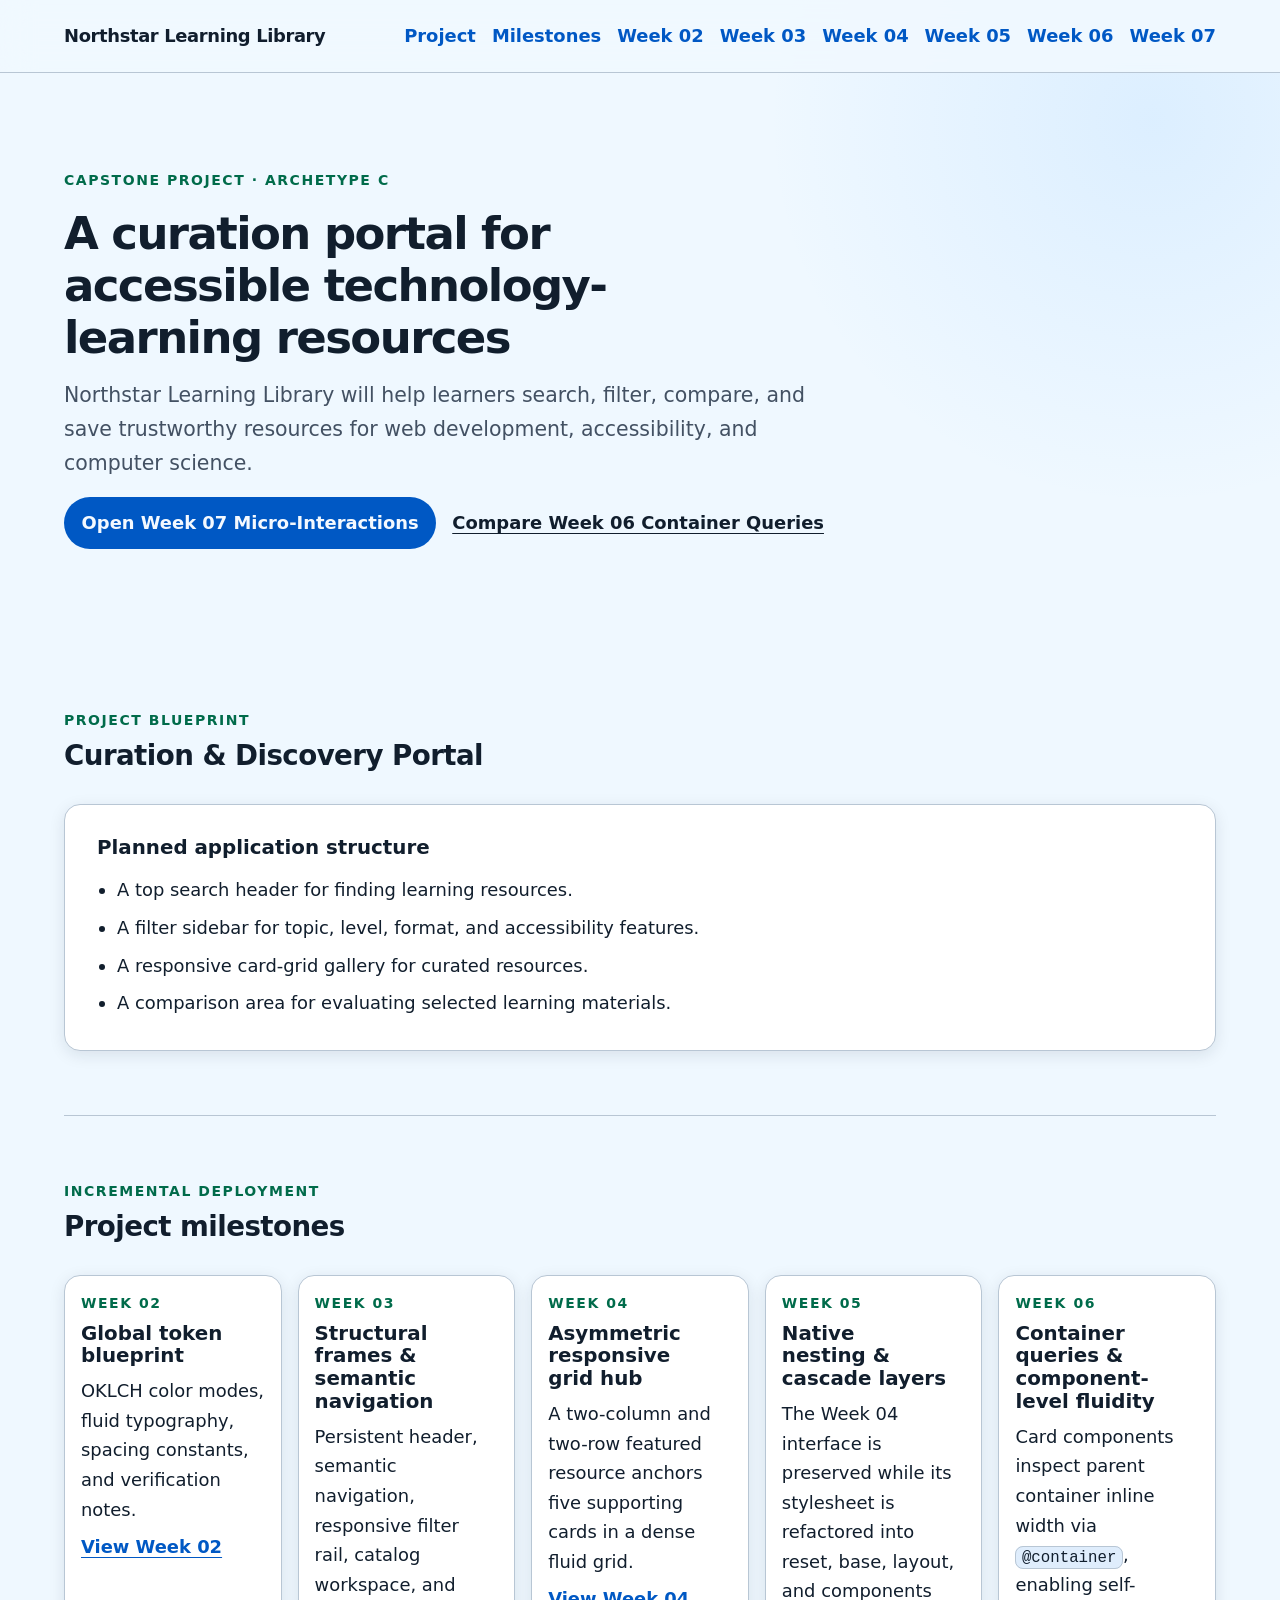
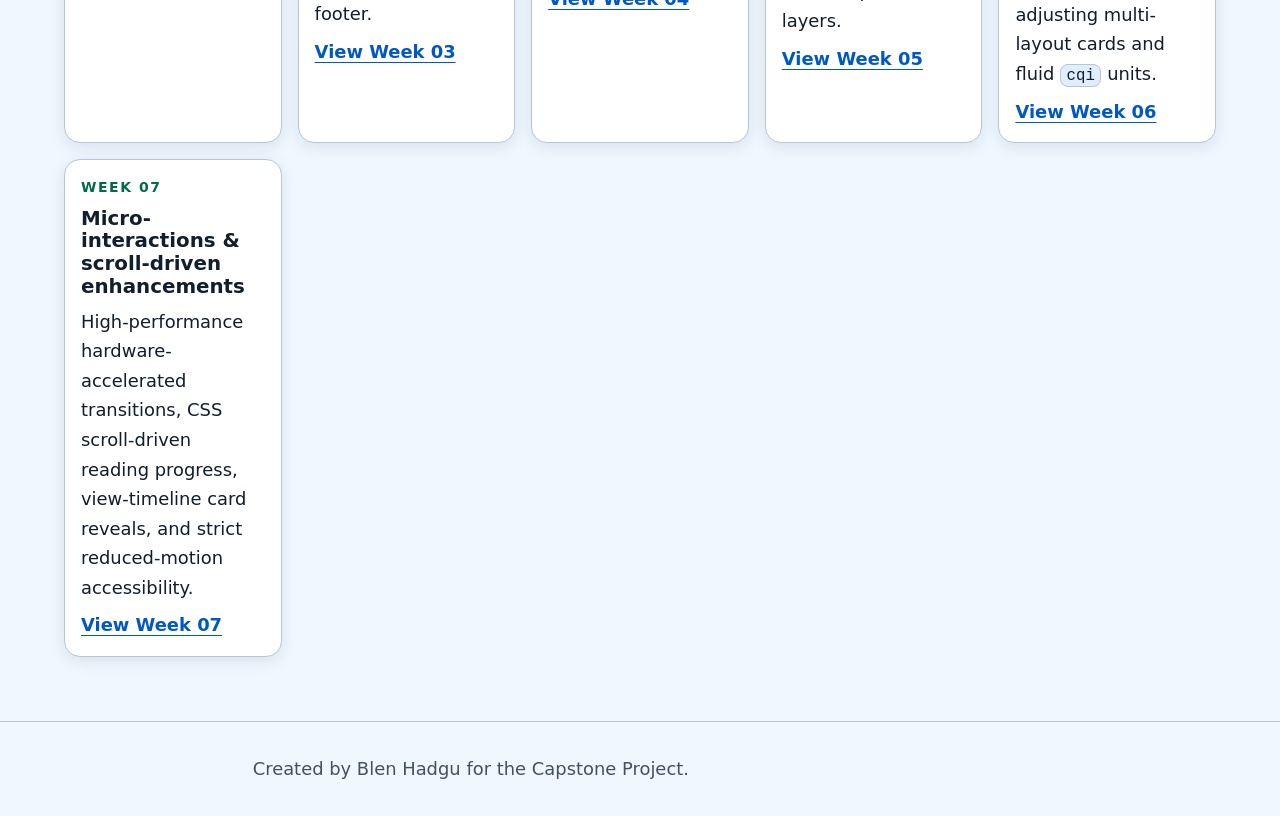
<file: index.html>
<!doctype html>
<html lang="en">
<head>
  <meta charset="utf-8">
  <meta name="viewport" content="width=device-width, initial-scale=1">
  <meta name="description" content="Northstar Learning Library capstone milestones by Blen Hadgu.">
  <title>Northstar Learning Library | Capstone Milestones</title>
  <link rel="stylesheet" href="week02/styles.css">
</head>
<body class="landing-page">
  <a class="skip-link" href="#main-content">Skip to main content</a>

  <header class="site-header">
    <nav class="primary-nav wrapper" aria-label="Primary navigation">
      <a class="brand" href="./" aria-current="page">Northstar Learning Library</a>
      <ul>
        <li><a href="#project">Project</a></li>
        <li><a href="#milestones">Milestones</a></li>
        <li><a href="week02/">Week 02</a></li>
        <li><a href="week03/">Week 03</a></li>
        <li><a href="week04/">Week 04</a></li>
        <li><a href="week05/">Week 05</a></li>
        <li><a href="week06/">Week 06</a></li>
        <li><a href="week07/">Week 07</a></li>
      </ul>
    </nav>
  </header>

  <main id="main-content">
    <section class="hero wrapper" aria-labelledby="page-title">
      <p class="eyebrow">Capstone project · Archetype C</p>
      <h1 id="page-title">A curation portal for accessible technology-learning resources</h1>
      <p class="hero-copy">
        Northstar Learning Library will help learners search, filter, compare, and save
        trustworthy resources for web development, accessibility, and computer science.
      </p>
      <p class="hero-actions">
        <a class="button-link" href="week07/">Open Week 07 Micro-Interactions</a>
        <a class="text-link" href="week06/">Compare Week 06 Container Queries</a>
      </p>
    </section>

    <section class="content-section wrapper" id="project" aria-labelledby="project-title">
      <header class="section-heading">
        <p class="eyebrow">Project blueprint</p>
        <h2 id="project-title">Curation &amp; Discovery Portal</h2>
      </header>

      <article class="feature-card">
        <h3>Planned application structure</h3>
        <ul class="feature-list">
          <li>A top search header for finding learning resources.</li>
          <li>A filter sidebar for topic, level, format, and accessibility features.</li>
          <li>A responsive card-grid gallery for curated resources.</li>
          <li>A comparison area for evaluating selected learning materials.</li>
        </ul>
      </article>
    </section>

    <section class="content-section wrapper" id="milestones" aria-labelledby="milestones-title">
      <header class="section-heading">
        <p class="eyebrow">Incremental deployment</p>
        <h2 id="milestones-title">Project milestones</h2>
      </header>

      <ol class="milestone-list">
        <li>
          <article>
            <p class="milestone-number">Week 02</p>
            <h3>Global token blueprint</h3>
            <p>OKLCH color modes, fluid typography, spacing constants, and verification notes.</p>
            <a href="week02/">View Week 02</a>
          </article>
        </li>
        <li>
          <article>
            <p class="milestone-number">Week 03</p>
            <h3>Structural frames &amp; semantic navigation</h3>
            <p>Persistent header, semantic navigation, responsive filter rail, catalog workspace, and footer.</p>
            <a href="week03/">View Week 03</a>
          </article>
        </li>
        <li>
          <article>
            <p class="milestone-number">Week 04</p>
            <h3>Asymmetric responsive grid hub</h3>
            <p>A two-column and two-row featured resource anchors five supporting cards in a dense fluid grid.</p>
            <a href="week04/">View Week 04</a>
          </article>
        </li>
        <li>
          <article>
            <p class="milestone-number">Week 05</p>
            <h3>Native nesting &amp; cascade layers</h3>
            <p>The Week 04 interface is preserved while its stylesheet is refactored into reset, base, layout, and components layers.</p>
            <a href="week05/">View Week 05</a>
          </article>
        </li>
        <li>
          <article>
            <p class="milestone-number">Week 06</p>
            <h3>Container queries &amp; component-level fluidity</h3>
            <p>Card components inspect parent container inline width via <code>@container</code>, enabling self-adjusting multi-layout cards and fluid <code>cqi</code> units.</p>
            <a href="week06/">View Week 06</a>
          </article>
        </li>
        <li>
          <article>
            <p class="milestone-number">Week 07</p>
            <h3>Micro-interactions &amp; scroll-driven enhancements</h3>
            <p>High-performance hardware-accelerated transitions, CSS scroll-driven reading progress, view-timeline card reveals, and strict reduced-motion accessibility.</p>
            <a href="week07/">View Week 07</a>
          </article>
        </li>
      </ol>
    </section>
  </main>

  <footer class="site-footer">
    <p class="wrapper">Created by Blen Hadgu for the Capstone Project.</p>
  </footer>
</body>
</html>
</file>
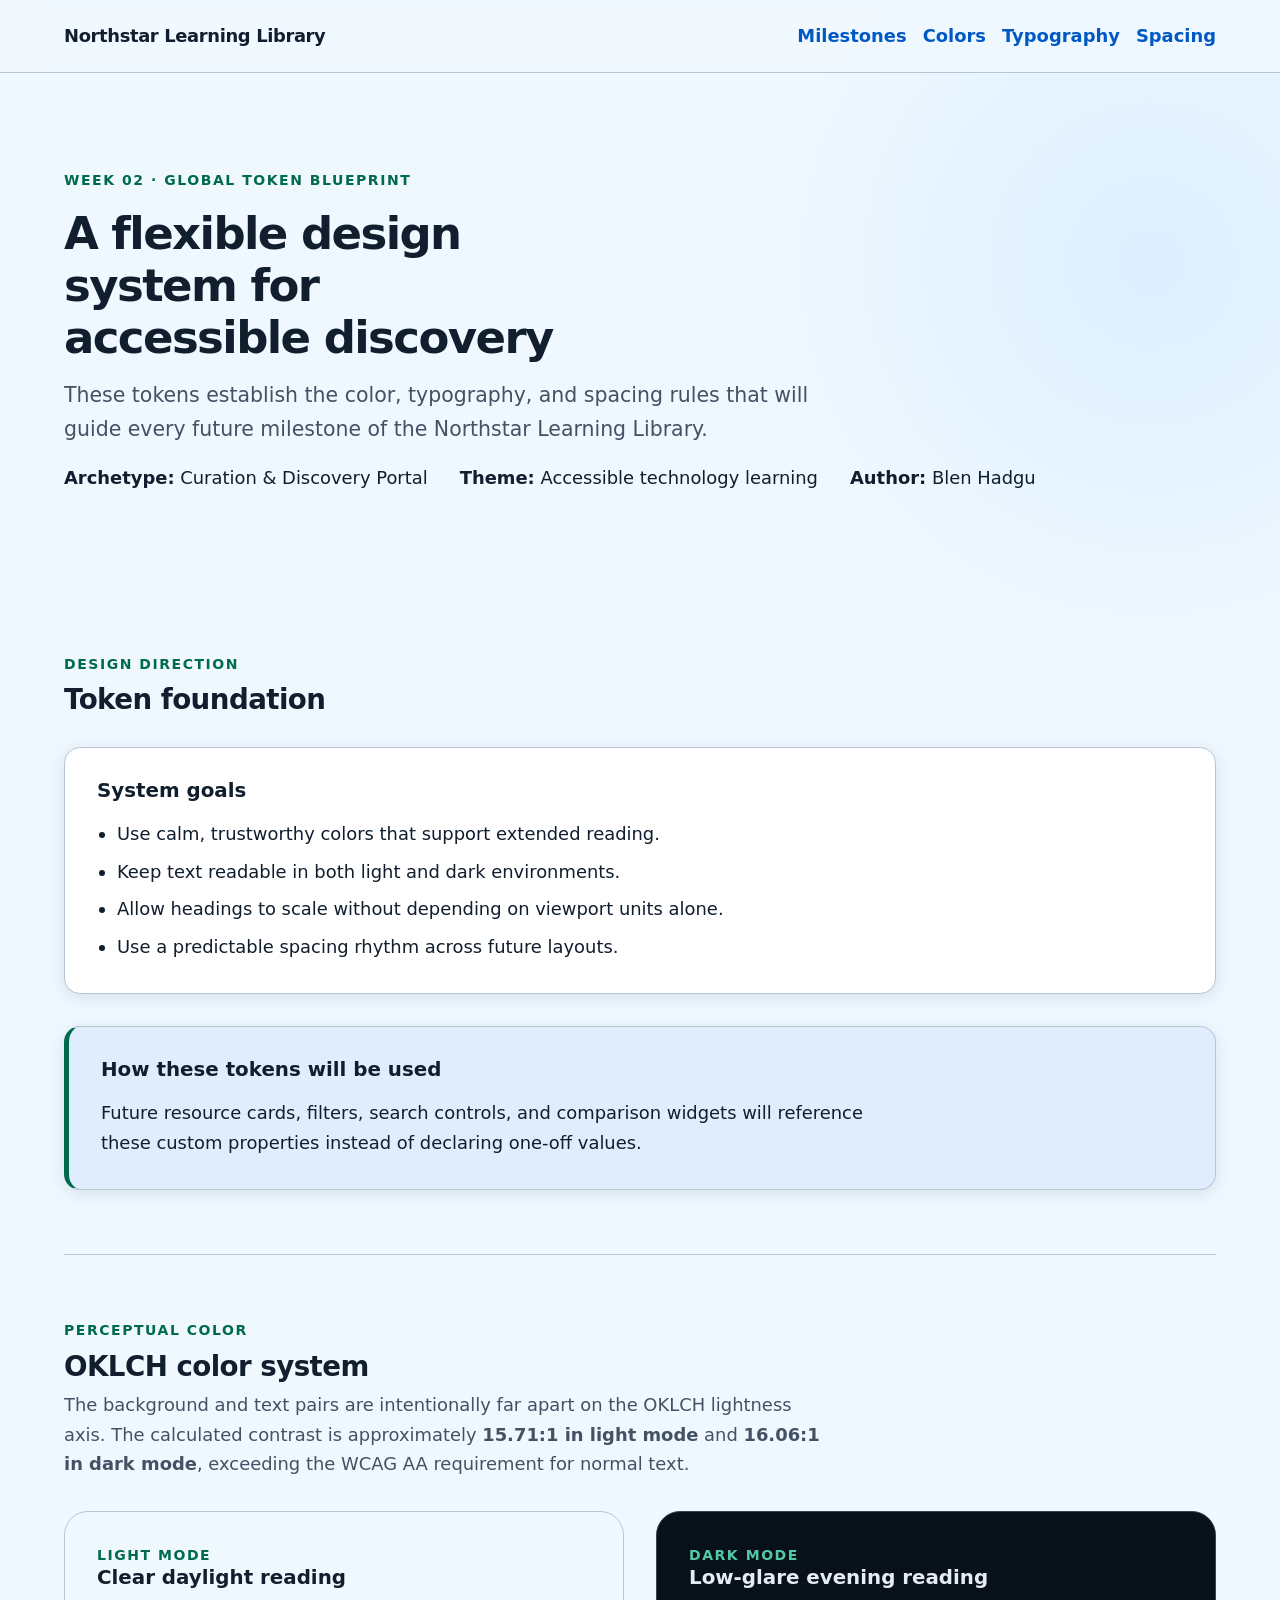
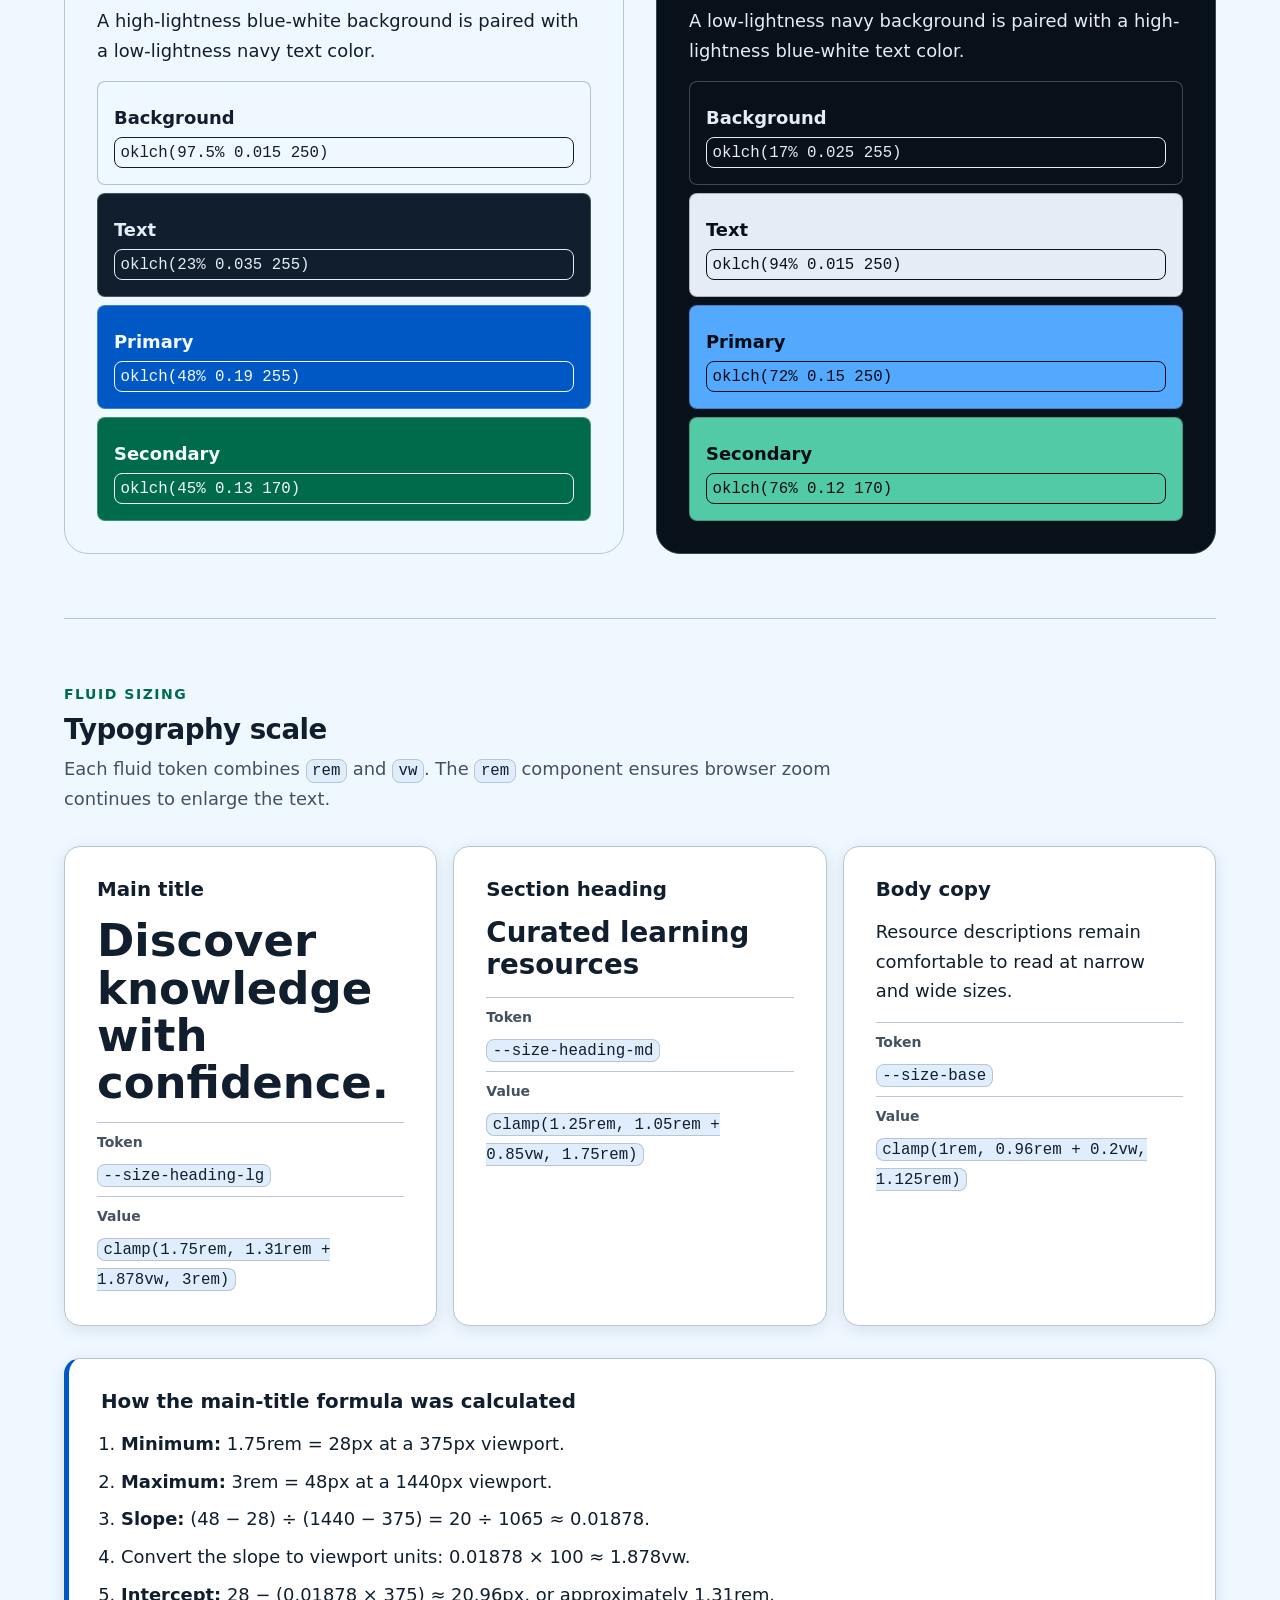
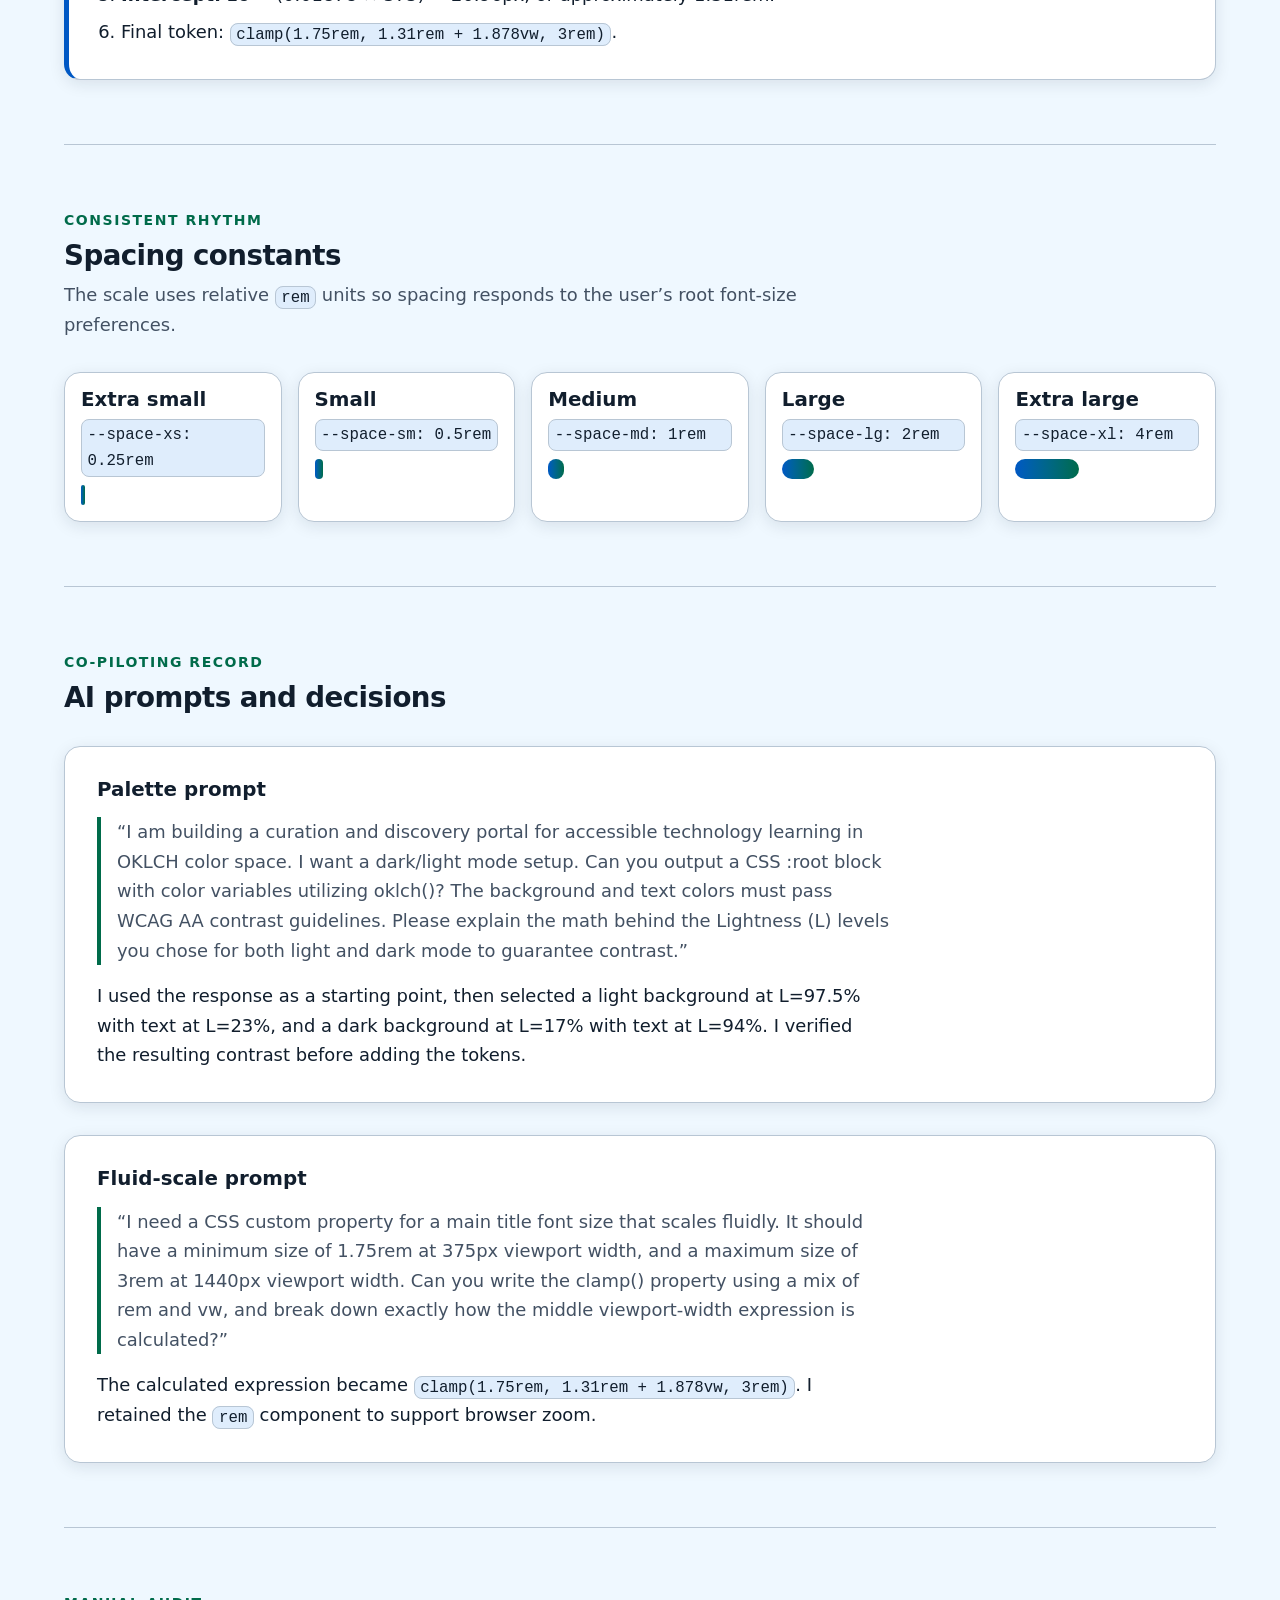
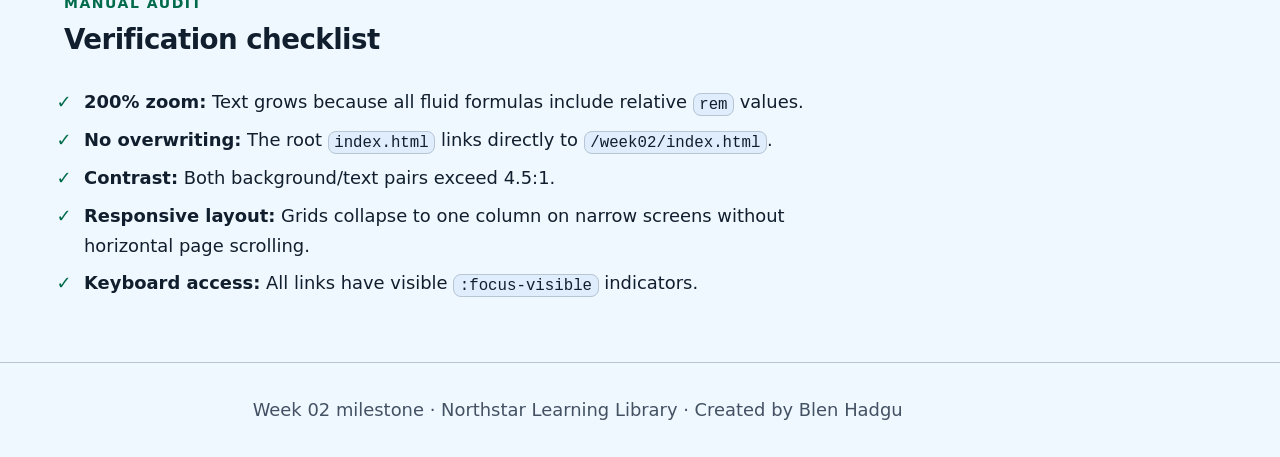
<file: week02/index.html>
<!doctype html>
<html lang="en">
<head>
  <meta charset="utf-8">
  <meta name="viewport" content="width=device-width, initial-scale=1">
  <meta
    name="description"
    content="Week 02 design system tokens for the Northstar Learning Library capstone project."
  >
  <title>Week 02 Design System | Northstar Learning Library</title>
  <link rel="stylesheet" href="styles.css">
</head>
<body>
  <a class="skip-link" href="#main-content">Skip to main content</a>

  <header class="site-header">
    <nav class="primary-nav wrapper" aria-label="Primary navigation">
      <a class="brand" href="../">Northstar Learning Library</a>
      <ul>
        <li><a href="../">Milestones</a></li>
        <li><a href="#colors">Colors</a></li>
        <li><a href="#typography">Typography</a></li>
        <li><a href="#spacing">Spacing</a></li>
      </ul>
    </nav>
  </header>

  <main id="main-content">
    <section class="hero wrapper" aria-labelledby="page-title">
      <p class="eyebrow">Week 02 · Global token blueprint</p>
      <h1 id="page-title">A flexible design system for accessible discovery</h1>
      <p class="hero-copy">
        These tokens establish the color, typography, and spacing rules that will guide
        every future milestone of the Northstar Learning Library.
      </p>
      <ul class="hero-meta" aria-label="Project summary">
        <li><strong>Archetype:</strong> Curation &amp; Discovery Portal</li>
        <li><strong>Theme:</strong> Accessible technology learning</li>
        <li><strong>Author:</strong> Blen Hadgu</li>
      </ul>
    </section>

    <section class="content-section wrapper" aria-labelledby="foundation-title">
      <header class="section-heading">
        <p class="eyebrow">Design direction</p>
        <h2 id="foundation-title">Token foundation</h2>
      </header>

      <article class="feature-card">
        <h3>System goals</h3>
        <ul class="feature-list">
          <li>Use calm, trustworthy colors that support extended reading.</li>
          <li>Keep text readable in both light and dark environments.</li>
          <li>Allow headings to scale without depending on viewport units alone.</li>
          <li>Use a predictable spacing rhythm across future layouts.</li>
        </ul>
      </article>

      <aside class="callout" aria-labelledby="future-title">
        <h3 id="future-title">How these tokens will be used</h3>
        <p>
          Future resource cards, filters, search controls, and comparison widgets will
          reference these custom properties instead of declaring one-off values.
        </p>
      </aside>
    </section>

    <section class="content-section wrapper" id="colors" aria-labelledby="colors-title">
      <header class="section-heading">
        <p class="eyebrow">Perceptual color</p>
        <h2 id="colors-title">OKLCH color system</h2>
        <p>
          The background and text pairs are intentionally far apart on the OKLCH
          lightness axis. The calculated contrast is approximately
          <strong>15.71:1 in light mode</strong> and
          <strong>16.06:1 in dark mode</strong>, exceeding the WCAG AA requirement
          for normal text.
        </p>
      </header>

      <section class="token-grid" aria-label="Light and dark color previews">
        <article class="theme-preview theme-preview--light">
          <header>
            <p class="theme-label">Light mode</p>
            <h3>Clear daylight reading</h3>
          </header>
          <p>
            A high-lightness blue-white background is paired with a low-lightness navy
            text color.
          </p>
          <ul class="swatch-list" aria-label="Light mode tokens">
            <li class="swatch swatch--light-background">
              <strong>Background</strong>
              <code>oklch(97.5% 0.015 250)</code>
            </li>
            <li class="swatch swatch--light-text">
              <strong>Text</strong>
              <code>oklch(23% 0.035 255)</code>
            </li>
            <li class="swatch swatch--primary">
              <strong>Primary</strong>
              <code>oklch(48% 0.19 255)</code>
            </li>
            <li class="swatch swatch--secondary">
              <strong>Secondary</strong>
              <code>oklch(45% 0.13 170)</code>
            </li>
          </ul>
        </article>

        <article class="theme-preview theme-preview--dark">
          <header>
            <p class="theme-label">Dark mode</p>
            <h3>Low-glare evening reading</h3>
          </header>
          <p>
            A low-lightness navy background is paired with a high-lightness blue-white
            text color.
          </p>
          <ul class="swatch-list" aria-label="Dark mode tokens">
            <li class="swatch swatch--dark-background">
              <strong>Background</strong>
              <code>oklch(17% 0.025 255)</code>
            </li>
            <li class="swatch swatch--dark-text">
              <strong>Text</strong>
              <code>oklch(94% 0.015 250)</code>
            </li>
            <li class="swatch swatch--primary-dark">
              <strong>Primary</strong>
              <code>oklch(72% 0.15 250)</code>
            </li>
            <li class="swatch swatch--secondary-dark">
              <strong>Secondary</strong>
              <code>oklch(76% 0.12 170)</code>
            </li>
          </ul>
        </article>
      </section>
    </section>

    <section class="content-section wrapper" id="typography" aria-labelledby="typography-title">
      <header class="section-heading">
        <p class="eyebrow">Fluid sizing</p>
        <h2 id="typography-title">Typography scale</h2>
        <p>
          Each fluid token combines <code>rem</code> and <code>vw</code>. The
          <code>rem</code> component ensures browser zoom continues to enlarge the text.
        </p>
      </header>

      <section class="type-specimens" aria-label="Typography token specimens">
        <article class="type-card">
          <h3>Main title</h3>
          <p class="specimen specimen--large">Discover knowledge with confidence.</p>
          <dl>
            <div>
              <dt>Token</dt>
              <dd><code>--size-heading-lg</code></dd>
            </div>
            <div>
              <dt>Value</dt>
              <dd><code>clamp(1.75rem, 1.31rem + 1.878vw, 3rem)</code></dd>
            </div>
          </dl>
        </article>

        <article class="type-card">
          <h3>Section heading</h3>
          <p class="specimen specimen--medium">Curated learning resources</p>
          <dl>
            <div>
              <dt>Token</dt>
              <dd><code>--size-heading-md</code></dd>
            </div>
            <div>
              <dt>Value</dt>
              <dd><code>clamp(1.25rem, 1.05rem + 0.85vw, 1.75rem)</code></dd>
            </div>
          </dl>
        </article>

        <article class="type-card">
          <h3>Body copy</h3>
          <p class="specimen specimen--base">
            Resource descriptions remain comfortable to read at narrow and wide sizes.
          </p>
          <dl>
            <div>
              <dt>Token</dt>
              <dd><code>--size-base</code></dd>
            </div>
            <div>
              <dt>Value</dt>
              <dd><code>clamp(1rem, 0.96rem + 0.2vw, 1.125rem)</code></dd>
            </div>
          </dl>
        </article>
      </section>

      <article class="calculation-card">
        <h3>How the main-title formula was calculated</h3>
        <ol>
          <li><strong>Minimum:</strong> 1.75rem = 28px at a 375px viewport.</li>
          <li><strong>Maximum:</strong> 3rem = 48px at a 1440px viewport.</li>
          <li>
            <strong>Slope:</strong> (48 − 28) ÷ (1440 − 375) =
            20 ÷ 1065 ≈ 0.01878.
          </li>
          <li>
            Convert the slope to viewport units:
            0.01878 × 100 ≈ 1.878vw.
          </li>
          <li>
            <strong>Intercept:</strong> 28 − (0.01878 × 375) ≈ 20.96px,
            or approximately 1.31rem.
          </li>
          <li>
            Final token:
            <code>clamp(1.75rem, 1.31rem + 1.878vw, 3rem)</code>.
          </li>
        </ol>
      </article>
    </section>

    <section class="content-section wrapper" id="spacing" aria-labelledby="spacing-title">
      <header class="section-heading">
        <p class="eyebrow">Consistent rhythm</p>
        <h2 id="spacing-title">Spacing constants</h2>
        <p>
          The scale uses relative <code>rem</code> units so spacing responds to the
          user’s root font-size preferences.
        </p>
      </header>

      <ol class="spacing-scale">
        <li>
          <article>
            <h3>Extra small</h3>
            <code>--space-xs: 0.25rem</code>
            <p class="space-demo space-demo--xs" aria-label="0.25 rem spacing example"></p>
          </article>
        </li>
        <li>
          <article>
            <h3>Small</h3>
            <code>--space-sm: 0.5rem</code>
            <p class="space-demo space-demo--sm" aria-label="0.5 rem spacing example"></p>
          </article>
        </li>
        <li>
          <article>
            <h3>Medium</h3>
            <code>--space-md: 1rem</code>
            <p class="space-demo space-demo--md" aria-label="1 rem spacing example"></p>
          </article>
        </li>
        <li>
          <article>
            <h3>Large</h3>
            <code>--space-lg: 2rem</code>
            <p class="space-demo space-demo--lg" aria-label="2 rem spacing example"></p>
          </article>
        </li>
        <li>
          <article>
            <h3>Extra large</h3>
            <code>--space-xl: 4rem</code>
            <p class="space-demo space-demo--xl" aria-label="4 rem spacing example"></p>
          </article>
        </li>
      </ol>
    </section>

    <section class="content-section wrapper" aria-labelledby="ai-title">
      <header class="section-heading">
        <p class="eyebrow">Co-piloting record</p>
        <h2 id="ai-title">AI prompts and decisions</h2>
      </header>

      <article class="prompt-card">
        <h3>Palette prompt</h3>
        <blockquote>
          <p>
            “I am building a curation and discovery portal for accessible technology
            learning in OKLCH color space. I want a dark/light mode setup. Can you
            output a CSS :root block with color variables utilizing oklch()? The
            background and text colors must pass WCAG AA contrast guidelines. Please
            explain the math behind the Lightness (L) levels you chose for both light
            and dark mode to guarantee contrast.”
          </p>
        </blockquote>
        <p>
          I used the response as a starting point, then selected a light background at
          L=97.5% with text at L=23%, and a dark background at L=17% with text at
          L=94%. I verified the resulting contrast before adding the tokens.
        </p>
      </article>

      <article class="prompt-card">
        <h3>Fluid-scale prompt</h3>
        <blockquote>
          <p>
            “I need a CSS custom property for a main title font size that scales
            fluidly. It should have a minimum size of 1.75rem at 375px viewport width,
            and a maximum size of 3rem at 1440px viewport width. Can you write the
            clamp() property using a mix of rem and vw, and break down exactly how the
            middle viewport-width expression is calculated?”
          </p>
        </blockquote>
        <p>
          The calculated expression became
          <code>clamp(1.75rem, 1.31rem + 1.878vw, 3rem)</code>. I retained the
          <code>rem</code> component to support browser zoom.
        </p>
      </article>
    </section>

    <section class="content-section wrapper" aria-labelledby="verification-title">
      <header class="section-heading">
        <p class="eyebrow">Manual audit</p>
        <h2 id="verification-title">Verification checklist</h2>
      </header>

      <ul class="checklist">
        <li>
          <strong>200% zoom:</strong> Text grows because all fluid formulas include
          relative <code>rem</code> values.
        </li>
        <li>
          <strong>No overwriting:</strong> The root <code>index.html</code> links
          directly to <code>/week02/index.html</code>.
        </li>
        <li>
          <strong>Contrast:</strong> Both background/text pairs exceed 4.5:1.
        </li>
        <li>
          <strong>Responsive layout:</strong> Grids collapse to one column on narrow
          screens without horizontal page scrolling.
        </li>
        <li>
          <strong>Keyboard access:</strong> All links have visible
          <code>:focus-visible</code> indicators.
        </li>
      </ul>
    </section>
  </main>

  <footer class="site-footer">
    <p class="wrapper">
      Week 02 milestone · Northstar Learning Library · Created by Blen Hadgu
    </p>
  </footer>
</body>
</html>
</file>
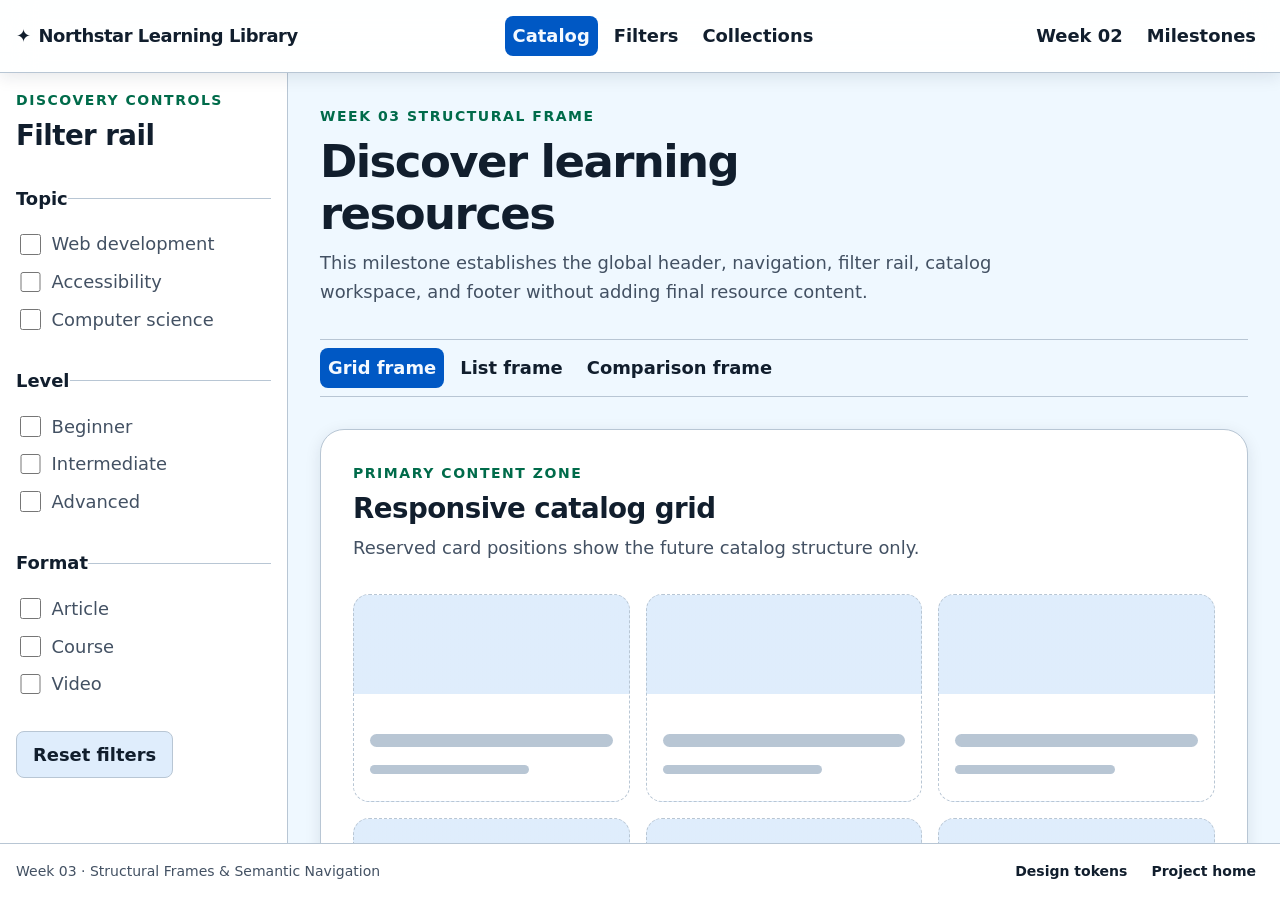
<file: week03/index.html>
<!doctype html>
<html lang="en">
<head>
  <meta charset="utf-8">
  <meta name="viewport" content="width=device-width, initial-scale=1">
  <meta
    name="description"
    content="Week 03 structural layout frame for Northstar Learning Library, an accessible curation and discovery portal."
  >
  <meta name="author" content="Blen Hadgu">
  <meta name="color-scheme" content="light dark">
  <title>Week 03 Structural Frame | Northstar Learning Library</title>
  <link rel="stylesheet" href="styles.css">
</head>
<body class="portal-shell">
  <a class="skip-link" href="#catalog-workspace">Skip to catalog workspace</a>

  <header class="portal-header">
    <a class="portal-brand" href="../" aria-label="Northstar Learning Library home">
      <span aria-hidden="true">✦</span>
      Northstar Learning Library
    </a>

    <nav class="primary-navigation" aria-label="Primary navigation">
      <ul>
        <li><a href="#catalog-workspace" aria-current="page">Catalog</a></li>
        <li><a href="#filter-rail">Filters</a></li>
        <li><a href="#catalog-stage">Collections</a></li>
      </ul>
    </nav>

    <nav class="utility-navigation" aria-label="Project navigation">
      <ul>
        <li><a href="../week02/">Week 02</a></li>
        <li><a href="../">Milestones</a></li>
      </ul>
    </nav>
  </header>

  <aside class="filter-rail" id="filter-rail" aria-labelledby="filter-title">
    <header class="rail-heading">
      <p class="frame-label">Discovery controls</p>
      <h2 id="filter-title">Filter rail</h2>
    </header>

    <form class="filter-form">
      <fieldset>
        <legend>Topic</legend>
        <label>
          <input type="checkbox" name="topic" value="web-development">
          Web development
        </label>
        <label>
          <input type="checkbox" name="topic" value="accessibility">
          Accessibility
        </label>
        <label>
          <input type="checkbox" name="topic" value="computer-science">
          Computer science
        </label>
      </fieldset>

      <fieldset>
        <legend>Level</legend>
        <label>
          <input type="checkbox" name="level" value="beginner">
          Beginner
        </label>
        <label>
          <input type="checkbox" name="level" value="intermediate">
          Intermediate
        </label>
        <label>
          <input type="checkbox" name="level" value="advanced">
          Advanced
        </label>
      </fieldset>

      <fieldset>
        <legend>Format</legend>
        <label>
          <input type="checkbox" name="format" value="article">
          Article
        </label>
        <label>
          <input type="checkbox" name="format" value="course">
          Course
        </label>
        <label>
          <input type="checkbox" name="format" value="video">
          Video
        </label>
      </fieldset>

      <button type="reset">Reset filters</button>
    </form>
  </aside>

  <main class="catalog-workspace" id="catalog-workspace">
    <header class="workspace-header">
      <p class="frame-label">Week 03 structural frame</p>
      <h1>Discover learning resources</h1>
      <p>
        This milestone establishes the global header, navigation, filter rail,
        catalog workspace, and footer without adding final resource content.
      </p>
    </header>

    <nav class="catalog-toolbar" aria-label="Catalog view controls">
      <ul>
        <li><a href="#catalog-stage" aria-current="page">Grid frame</a></li>
        <li><a href="#catalog-stage">List frame</a></li>
        <li><a href="#catalog-stage">Comparison frame</a></li>
      </ul>
    </nav>

    <section class="catalog-stage" id="catalog-stage" aria-labelledby="catalog-title">
      <header class="stage-heading">
        <p class="frame-label">Primary content zone</p>
        <h2 id="catalog-title">Responsive catalog grid</h2>
        <p>Reserved card positions show the future catalog structure only.</p>
      </header>

      <ol class="catalog-grid" aria-label="Reserved resource-card positions">
        <li>
          <article class="resource-slot">
            <h3 class="visually-hidden">Reserved resource card position one</h3>
          </article>
        </li>
        <li>
          <article class="resource-slot">
            <h3 class="visually-hidden">Reserved resource card position two</h3>
          </article>
        </li>
        <li>
          <article class="resource-slot">
            <h3 class="visually-hidden">Reserved resource card position three</h3>
          </article>
        </li>
        <li>
          <article class="resource-slot">
            <h3 class="visually-hidden">Reserved resource card position four</h3>
          </article>
        </li>
        <li>
          <article class="resource-slot">
            <h3 class="visually-hidden">Reserved resource card position five</h3>
          </article>
        </li>
        <li>
          <article class="resource-slot">
            <h3 class="visually-hidden">Reserved resource card position six</h3>
          </article>
        </li>
      </ol>
    </section>
  </main>

  <footer class="portal-footer">
    <p>Week 03 · Structural Frames &amp; Semantic Navigation</p>

    <nav aria-label="Secondary navigation">
      <ul>
        <li><a href="../week02/">Design tokens</a></li>
        <li><a href="../">Project home</a></li>
      </ul>
    </nav>
  </footer>
</body>
</html>
</file>
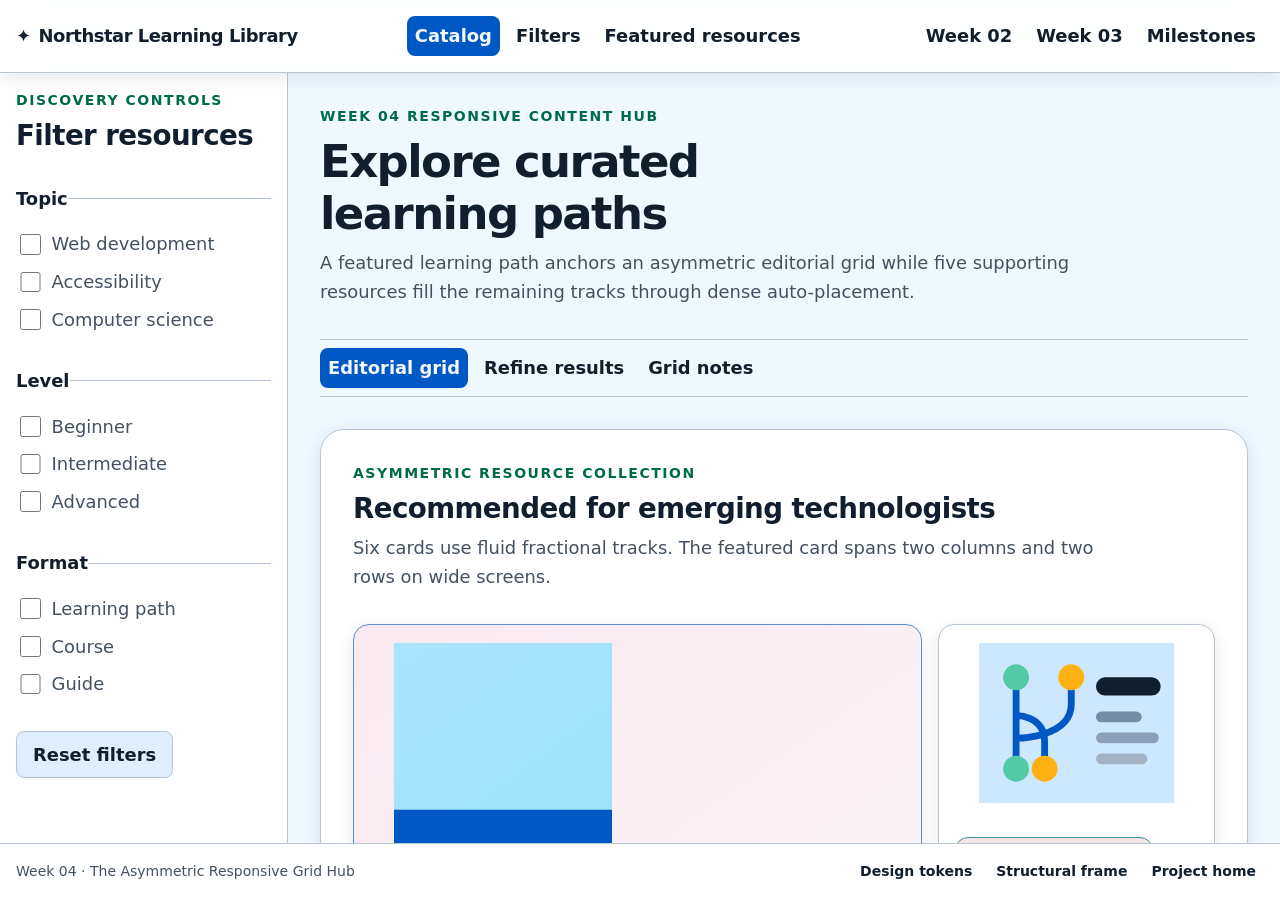
<file: week04/index.html>
<!doctype html>
<html lang="en">
<head>
  <meta charset="utf-8">
  <meta name="viewport" content="width=device-width, initial-scale=1">
  <meta
    name="description"
    content="Week 04 asymmetric responsive resource grid for Northstar Learning Library."
  >
  <meta name="author" content="Blen Hadgu">
  <meta name="color-scheme" content="light dark">
  <title>Week 04 Asymmetric Grid Hub | Northstar Learning Library</title>
  <link rel="stylesheet" href="styles.css">
</head>
<body class="portal-shell">
  <a class="skip-link" href="#catalog-workspace">Skip to catalog workspace</a>

  <header class="portal-header">
    <a class="portal-brand" href="../" aria-label="Northstar Learning Library home">
      <span aria-hidden="true">✦</span>
      Northstar Learning Library
    </a>

    <nav class="primary-navigation" aria-label="Primary navigation">
      <ul>
        <li><a href="#catalog-workspace" aria-current="page">Catalog</a></li>
        <li><a href="#filter-rail">Filters</a></li>
        <li><a href="#catalog-title">Featured resources</a></li>
      </ul>
    </nav>

    <nav class="utility-navigation" aria-label="Project navigation">
      <ul>
        <li><a href="../week02/">Week 02</a></li>
        <li><a href="../week03/">Week 03</a></li>
        <li><a href="../">Milestones</a></li>
      </ul>
    </nav>
  </header>

  <aside class="filter-rail" id="filter-rail" aria-labelledby="filter-title">
    <header class="rail-heading">
      <p class="frame-label">Discovery controls</p>
      <h2 id="filter-title">Filter resources</h2>
    </header>

    <form class="filter-form">
      <fieldset>
        <legend>Topic</legend>
        <label>
          <input type="checkbox" name="topic" value="web-development">
          Web development
        </label>
        <label>
          <input type="checkbox" name="topic" value="accessibility">
          Accessibility
        </label>
        <label>
          <input type="checkbox" name="topic" value="computer-science">
          Computer science
        </label>
      </fieldset>

      <fieldset>
        <legend>Level</legend>
        <label>
          <input type="checkbox" name="level" value="beginner">
          Beginner
        </label>
        <label>
          <input type="checkbox" name="level" value="intermediate">
          Intermediate
        </label>
        <label>
          <input type="checkbox" name="level" value="advanced">
          Advanced
        </label>
      </fieldset>

      <fieldset>
        <legend>Format</legend>
        <label>
          <input type="checkbox" name="format" value="learning-path">
          Learning path
        </label>
        <label>
          <input type="checkbox" name="format" value="course">
          Course
        </label>
        <label>
          <input type="checkbox" name="format" value="guide">
          Guide
        </label>
      </fieldset>

      <button type="reset">Reset filters</button>
    </form>
  </aside>

  <main class="catalog-workspace" id="catalog-workspace">
    <header class="workspace-header">
      <p class="frame-label">Week 04 responsive content hub</p>
      <h1>Explore curated learning paths</h1>
      <p>
        A featured learning path anchors an asymmetric editorial grid while five
        supporting resources fill the remaining tracks through dense auto-placement.
      </p>
    </header>

    <nav class="catalog-toolbar" aria-label="Catalog view controls">
      <ul>
        <li><a href="#catalog-title" aria-current="page">Editorial grid</a></li>
        <li><a href="#filter-rail">Refine results</a></li>
        <li><a href="#grid-notes">Grid notes</a></li>
      </ul>
    </nav>

    <section class="catalog-stage" id="catalog-stage" aria-labelledby="catalog-title">
      <header class="stage-heading">
        <p class="frame-label">Asymmetric resource collection</p>
        <h2 id="catalog-title">Recommended for emerging technologists</h2>
        <p>
          Six cards use fluid fractional tracks. The featured card spans two columns
          and two rows on wide screens.
        </p>
      </header>

      <ol class="catalog-grid" aria-label="Curated technology-learning resources">
        <li class="catalog-item catalog-item--hero">
          <article class="resource-card resource-card--hero">
            <figure class="resource-card__media">
              <img
                src="assets/accessible-web.svg"
                alt="Illustration of a browser interface surrounded by accessibility symbols"
                width="960"
                height="720"
              >
            </figure>

            <section class="resource-card__content">
              <header class="resource-card__header">
                <p class="resource-card__badge">Featured learning path</p>
                <h3>Accessible Web Foundations</h3>
              </header>

              <p class="resource-card__summary">
                Build semantic pages, evaluate keyboard access, measure color
                contrast, and create interfaces that support a wider range of users.
              </p>

              <dl class="resource-card__meta">
                <div>
                  <dt>Level</dt>
                  <dd>Beginner</dd>
                </div>
                <div>
                  <dt>Format</dt>
                  <dd>8 modules</dd>
                </div>
                <div>
                  <dt>Pace</dt>
                  <dd>Self-guided</dd>
                </div>
              </dl>

              <a class="resource-card__link" href="#grid-notes">
                Explore the featured path
                <span aria-hidden="true">→</span>
              </a>
            </section>
          </article>
        </li>

        <li class="catalog-item">
          <article class="resource-card">
            <figure class="resource-card__media">
              <img
                src="assets/git-workflow.svg"
                alt="Illustration of connected Git branches and repository commits"
                width="640"
                height="420"
              >
            </figure>

            <section class="resource-card__content">
              <header class="resource-card__header">
                <p class="resource-card__badge">Workflow course</p>
                <h3>Git &amp; GitHub Workflow</h3>
              </header>

              <p class="resource-card__summary">
                Practice branches, commits, pull requests, and collaborative reviews.
              </p>

              <dl class="resource-card__meta">
                <div>
                  <dt>Level</dt>
                  <dd>Beginner</dd>
                </div>
                <div>
                  <dt>Time</dt>
                  <dd>3 hours</dd>
                </div>
              </dl>

              <a class="resource-card__link" href="#grid-notes">
                View course
                <span aria-hidden="true">→</span>
              </a>
            </section>
          </article>
        </li>

        <li class="catalog-item">
          <article class="resource-card">
            <figure class="resource-card__media">
              <img
                src="assets/css-layout.svg"
                alt="Illustration of responsive CSS Grid and Flexbox layout tracks"
                width="640"
                height="420"
              >
            </figure>

            <section class="resource-card__content">
              <header class="resource-card__header">
                <p class="resource-card__badge">Visual guide</p>
                <h3>CSS Layout Systems</h3>
              </header>

              <p class="resource-card__summary">
                Compare Grid, Flexbox, intrinsic sizing, and responsive layout math.
              </p>

              <dl class="resource-card__meta">
                <div>
                  <dt>Level</dt>
                  <dd>Intermediate</dd>
                </div>
                <div>
                  <dt>Format</dt>
                  <dd>Guide</dd>
                </div>
              </dl>

              <a class="resource-card__link" href="#grid-notes">
                Open guide
                <span aria-hidden="true">→</span>
              </a>
            </section>
          </article>
        </li>

        <li class="catalog-item">
          <article class="resource-card">
            <figure class="resource-card__media">
              <img
                src="assets/ux-research.svg"
                alt="Illustration of research notes, interview bubbles, and a user journey"
                width="640"
                height="420"
              >
            </figure>

            <section class="resource-card__content">
              <header class="resource-card__header">
                <p class="resource-card__badge">Research toolkit</p>
                <h3>Inclusive UX Research</h3>
              </header>

              <p class="resource-card__summary">
                Plan interviews and usability sessions that include diverse needs.
              </p>

              <dl class="resource-card__meta">
                <div>
                  <dt>Level</dt>
                  <dd>Intermediate</dd>
                </div>
                <div>
                  <dt>Format</dt>
                  <dd>Toolkit</dd>
                </div>
              </dl>

              <a class="resource-card__link" href="#grid-notes">
                Review toolkit
                <span aria-hidden="true">→</span>
              </a>
            </section>
          </article>
        </li>

        <li class="catalog-item">
          <article class="resource-card">
            <figure class="resource-card__media">
              <img
                src="assets/javascript.svg"
                alt="Illustration of JavaScript code blocks and interactive controls"
                width="640"
                height="420"
              >
            </figure>

            <section class="resource-card__content">
              <header class="resource-card__header">
                <p class="resource-card__badge">Interactive course</p>
                <h3>JavaScript Essentials</h3>
              </header>

              <p class="resource-card__summary">
                Learn functions, arrays, events, and DOM updates through small projects.
              </p>

              <dl class="resource-card__meta">
                <div>
                  <dt>Level</dt>
                  <dd>Beginner</dd>
                </div>
                <div>
                  <dt>Time</dt>
                  <dd>6 hours</dd>
                </div>
              </dl>

              <a class="resource-card__link" href="#grid-notes">
                Start course
                <span aria-hidden="true">→</span>
              </a>
            </section>
          </article>
        </li>

        <li class="catalog-item">
          <article class="resource-card">
            <figure class="resource-card__media">
              <img
                src="assets/algorithms.svg"
                alt="Illustration of linked nodes, a stack, and an ordered sequence"
                width="640"
                height="420"
              >
            </figure>

            <section class="resource-card__content">
              <header class="resource-card__header">
                <p class="resource-card__badge">Study guide</p>
                <h3>Data Structures &amp; Algorithms</h3>
              </header>

              <p class="resource-card__summary">
                Review arrays, linked structures, stacks, queues, and search strategies.
              </p>

              <dl class="resource-card__meta">
                <div>
                  <dt>Level</dt>
                  <dd>Intermediate</dd>
                </div>
                <div>
                  <dt>Format</dt>
                  <dd>Study guide</dd>
                </div>
              </dl>

              <a class="resource-card__link" href="#grid-notes">
                Study concepts
                <span aria-hidden="true">→</span>
              </a>
            </section>
          </article>
        </li>
      </ol>
    </section>

    <aside class="grid-notes" id="grid-notes" aria-labelledby="grid-notes-title">
      <header>
        <p class="frame-label">Verification note</p>
        <h2 id="grid-notes-title">How the grid stays balanced</h2>
      </header>
      <p>
        The three desktop columns use equal fractional tracks. The featured card spans
        two columns and two rows, while <code>grid-auto-flow: dense</code> allows the
        browser to backfill available positions as the number of tracks changes.
      </p>
    </aside>
  </main>

  <footer class="portal-footer">
    <p>Week 04 · The Asymmetric Responsive Grid Hub</p>

    <nav aria-label="Secondary navigation">
      <ul>
        <li><a href="../week02/">Design tokens</a></li>
        <li><a href="../week03/">Structural frame</a></li>
        <li><a href="../">Project home</a></li>
      </ul>
    </nav>
  </footer>
</body>
</html>
</file>
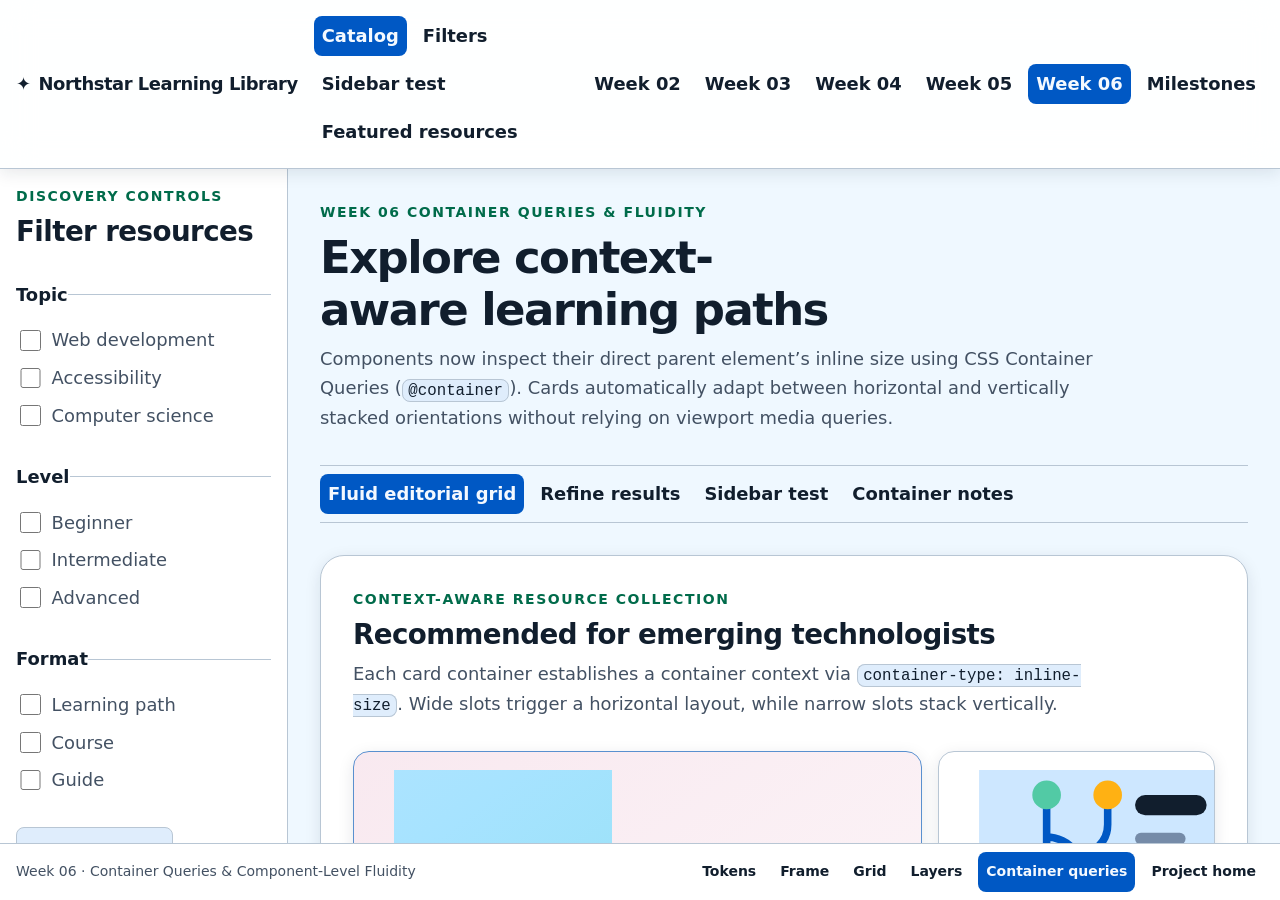
<file: week06/index.html>
<!doctype html>
<html lang="en">
<head>
  <meta charset="utf-8">
  <meta name="viewport" content="width=device-width, initial-scale=1">
  <meta
    name="description"
    content="Week 06 CSS container queries and component-level fluid layouts for Northstar Learning Library."
  >
  <meta name="author" content="Blen Hadgu">
  <meta name="color-scheme" content="light dark">
  <title>Week 06 Container Queries &amp; Fluidity | Northstar Learning Library</title>
  <link rel="stylesheet" href="styles.css">
</head>
<body class="portal-shell">
  <a class="skip-link" href="#catalog-workspace">Skip to catalog workspace</a>

  <header class="portal-header">
    <a class="portal-brand" href="../" aria-label="Northstar Learning Library home">
      <span aria-hidden="true">✦</span>
      Northstar Learning Library
    </a>

    <nav class="primary-navigation" aria-label="Primary navigation">
      <ul>
        <li><a href="#catalog-workspace" aria-current="page">Catalog</a></li>
        <li><a href="#filter-rail">Filters</a></li>
        <li><a href="#sidebar-spotlight">Sidebar test</a></li>
        <li><a href="#catalog-title">Featured resources</a></li>
      </ul>
    </nav>

    <nav class="utility-navigation" aria-label="Project navigation">
      <ul>
        <li><a href="../week02/">Week 02</a></li>
        <li><a href="../week03/">Week 03</a></li>
        <li><a href="../week04/">Week 04</a></li>
        <li><a href="../week05/">Week 05</a></li>
        <li><a href="./" aria-current="page">Week 06</a></li>
        <li><a href="../">Milestones</a></li>
      </ul>
    </nav>
  </header>

  <aside class="filter-rail" id="filter-rail" aria-labelledby="filter-title">
    <header class="rail-heading">
      <p class="frame-label">Discovery controls</p>
      <h2 id="filter-title">Filter resources</h2>
    </header>

    <form class="filter-form">
      <fieldset>
        <legend>Topic</legend>
        <label>
          <input type="checkbox" name="topic" value="web-development">
          Web development
        </label>
        <label>
          <input type="checkbox" name="topic" value="accessibility">
          Accessibility
        </label>
        <label>
          <input type="checkbox" name="topic" value="computer-science">
          Computer science
        </label>
      </fieldset>

      <fieldset>
        <legend>Level</legend>
        <label>
          <input type="checkbox" name="level" value="beginner">
          Beginner
        </label>
        <label>
          <input type="checkbox" name="level" value="intermediate">
          Intermediate
        </label>
        <label>
          <input type="checkbox" name="level" value="advanced">
          Advanced
        </label>
      </fieldset>

      <fieldset>
        <legend>Format</legend>
        <label>
          <input type="checkbox" name="format" value="learning-path">
          Learning path
        </label>
        <label>
          <input type="checkbox" name="format" value="course">
          Course
        </label>
        <label>
          <input type="checkbox" name="format" value="guide">
          Guide
        </label>
      </fieldset>

      <button type="reset">Reset filters</button>
    </form>

    <!-- Placement Test: Demonstrating Context-Aware Card Adaptation in Narrow Sidebar -->
    <section class="sidebar-spotlight" id="sidebar-spotlight" aria-labelledby="sidebar-spotlight-title">
      <header class="spotlight-heading">
        <p class="frame-label">Placement Test</p>
        <h3 id="sidebar-spotlight-title">Sidebar Quick Reference</h3>
        <p class="spotlight-desc">
          Same <code>.resource-card</code> component rendered inside a narrow container (&lt; 480px).
        </p>
      </header>

      <div class="sidebar-card-slot">
        <article class="resource-card">
          <figure class="resource-card__media">
            <img
              src="assets/git-workflow.svg"
              alt="Illustration of connected Git branches and repository commits"
              width="640"
              height="420"
            >
          </figure>

          <section class="resource-card__content">
            <header class="resource-card__header">
              <p class="resource-card__badge">Sidebar Reference</p>
              <h3>Git &amp; GitHub Workflow</h3>
            </header>

            <p class="resource-card__summary">
              Essential branching, commit conventions, pull requests, and collaborative code reviews.
            </p>

            <dl class="resource-card__meta">
              <div>
                <dt>Level</dt>
                <dd>Beginner</dd>
              </div>
              <div>
                <dt>Time</dt>
                <dd>3 hours</dd>
              </div>
            </dl>

            <a class="resource-card__link" href="#catalog-stage">
              View in catalog
              <span aria-hidden="true">→</span>
            </a>
          </section>
        </article>
      </div>
    </section>
  </aside>

  <main class="catalog-workspace" id="catalog-workspace">
    <header class="workspace-header">
      <p class="frame-label">Week 06 Container Queries &amp; Fluidity</p>
      <h1>Explore context-aware learning paths</h1>
      <p>
        Components now inspect their direct parent element&rsquo;s inline size using CSS Container Queries
        (<code>@container</code>). Cards automatically adapt between horizontal and vertically stacked
        orientations without relying on viewport media queries.
      </p>
    </header>

    <nav class="catalog-toolbar" aria-label="Catalog view controls">
      <ul>
        <li><a href="#catalog-title" aria-current="page">Fluid editorial grid</a></li>
        <li><a href="#filter-rail">Refine results</a></li>
        <li><a href="#sidebar-spotlight">Sidebar test</a></li>
        <li><a href="#grid-notes">Container notes</a></li>
      </ul>
    </nav>

    <section class="catalog-stage" id="catalog-stage" aria-labelledby="catalog-title">
      <header class="stage-heading">
        <p class="frame-label">Context-Aware Resource Collection</p>
        <h2 id="catalog-title">Recommended for emerging technologists</h2>
        <p>
          Each card container establishes a container context via <code>container-type: inline-size</code>.
          Wide slots trigger a horizontal layout, while narrow slots stack vertically.
        </p>
      </header>

      <ol class="catalog-grid" aria-label="Curated technology-learning resources">
        <li class="catalog-item catalog-item--hero">
          <article class="resource-card resource-card--hero">
            <figure class="resource-card__media">
              <img
                src="assets/accessible-web.svg"
                alt="Illustration of a browser interface surrounded by accessibility symbols"
                width="960"
                height="720"
              >
            </figure>

            <section class="resource-card__content">
              <header class="resource-card__header">
                <p class="resource-card__badge">Featured learning path</p>
                <h3>Accessible Web Foundations</h3>
              </header>

              <p class="resource-card__summary">
                Build semantic pages, evaluate keyboard access, measure color
                contrast, and create interfaces that support a wider range of users.
              </p>

              <dl class="resource-card__meta">
                <div>
                  <dt>Level</dt>
                  <dd>Beginner</dd>
                </div>
                <div>
                  <dt>Format</dt>
                  <dd>8 modules</dd>
                </div>
                <div>
                  <dt>Pace</dt>
                  <dd>Self-guided</dd>
                </div>
              </dl>

              <a class="resource-card__link" href="#grid-notes">
                Explore the featured path
                <span aria-hidden="true">→</span>
              </a>
            </section>
          </article>
        </li>

        <li class="catalog-item">
          <article class="resource-card">
            <figure class="resource-card__media">
              <img
                src="assets/git-workflow.svg"
                alt="Illustration of connected Git branches and repository commits"
                width="640"
                height="420"
              >
            </figure>

            <section class="resource-card__content">
              <header class="resource-card__header">
                <p class="resource-card__badge">Workflow course</p>
                <h3>Git &amp; GitHub Workflow</h3>
              </header>

              <p class="resource-card__summary">
                Practice branches, commits, pull requests, and collaborative reviews.
              </p>

              <dl class="resource-card__meta">
                <div>
                  <dt>Level</dt>
                  <dd>Beginner</dd>
                </div>
                <div>
                  <dt>Time</dt>
                  <dd>3 hours</dd>
                </div>
              </dl>

              <a class="resource-card__link" href="#grid-notes">
                View course
                <span aria-hidden="true">→</span>
              </a>
            </section>
          </article>
        </li>

        <li class="catalog-item">
          <article class="resource-card">
            <figure class="resource-card__media">
              <img
                src="assets/css-layout.svg"
                alt="Illustration of responsive CSS Grid and Flexbox layout tracks"
                width="640"
                height="420"
              >
            </figure>

            <section class="resource-card__content">
              <header class="resource-card__header">
                <p class="resource-card__badge">Visual guide</p>
                <h3>CSS Layout Systems</h3>
              </header>

              <p class="resource-card__summary">
                Compare Grid, Flexbox, intrinsic sizing, and responsive layout math.
              </p>

              <dl class="resource-card__meta">
                <div>
                  <dt>Level</dt>
                  <dd>Intermediate</dd>
                </div>
                <div>
                  <dt>Format</dt>
                  <dd>Guide</dd>
                </div>
              </dl>

              <a class="resource-card__link" href="#grid-notes">
                Open guide
                <span aria-hidden="true">→</span>
              </a>
            </section>
          </article>
        </li>

        <li class="catalog-item">
          <article class="resource-card">
            <figure class="resource-card__media">
              <img
                src="assets/ux-research.svg"
                alt="Illustration of research notes, interview bubbles, and a user journey"
                width="640"
                height="420"
              >
            </figure>

            <section class="resource-card__content">
              <header class="resource-card__header">
                <p class="resource-card__badge">Research toolkit</p>
                <h3>Inclusive UX Research</h3>
              </header>

              <p class="resource-card__summary">
                Plan interviews and usability sessions that include diverse needs.
              </p>

              <dl class="resource-card__meta">
                <div>
                  <dt>Level</dt>
                  <dd>Intermediate</dd>
                </div>
                <div>
                  <dt>Format</dt>
                  <dd>Toolkit</dd>
                </div>
              </dl>

              <a class="resource-card__link" href="#grid-notes">
                Review toolkit
                <span aria-hidden="true">→</span>
              </a>
            </section>
          </article>
        </li>

        <li class="catalog-item">
          <article class="resource-card">
            <figure class="resource-card__media">
              <img
                src="assets/javascript.svg"
                alt="Illustration of JavaScript code blocks and interactive controls"
                width="640"
                height="420"
              >
            </figure>

            <section class="resource-card__content">
              <header class="resource-card__header">
                <p class="resource-card__badge">Interactive course</p>
                <h3>JavaScript Essentials</h3>
              </header>

              <p class="resource-card__summary">
                Learn functions, arrays, events, and DOM updates through small projects.
              </p>

              <dl class="resource-card__meta">
                <div>
                  <dt>Level</dt>
                  <dd>Beginner</dd>
                </div>
                <div>
                  <dt>Time</dt>
                  <dd>6 hours</dd>
                </div>
              </dl>

              <a class="resource-card__link" href="#grid-notes">
                Start course
                <span aria-hidden="true">→</span>
              </a>
            </section>
          </article>
        </li>

        <li class="catalog-item">
          <article class="resource-card">
            <figure class="resource-card__media">
              <img
                src="assets/algorithms.svg"
                alt="Illustration of linked nodes, a stack, and an ordered sequence"
                width="640"
                height="420"
              >
            </figure>

            <section class="resource-card__content">
              <header class="resource-card__header">
                <p class="resource-card__badge">Study guide</p>
                <h3>Data Structures &amp; Algorithms</h3>
              </header>

              <p class="resource-card__summary">
                Review arrays, linked structures, stacks, queues, and search strategies.
              </p>

              <dl class="resource-card__meta">
                <div>
                  <dt>Level</dt>
                  <dd>Intermediate</dd>
                </div>
                <div>
                  <dt>Format</dt>
                  <dd>Study guide</dd>
                </div>
              </dl>

              <a class="resource-card__link" href="#grid-notes">
                Study concepts
                <span aria-hidden="true">→</span>
              </a>
            </section>
          </article>
        </li>
      </ol>
    </section>

    <aside class="grid-notes" id="grid-notes" aria-labelledby="grid-notes-title">
      <header>
        <p class="frame-label">Verification &amp; Architecture Note</p>
        <h2 id="grid-notes-title">How container queries drive component fluidity</h2>
      </header>
      <p>
        Every card slot (<code>.catalog-item</code> and <code>.sidebar-card-slot</code>) declares
        <code>container-type: inline-size</code>. The internal orientation of <code>.resource-card</code>
        is powered entirely by <code>@container (min-width: 480px)</code> queries and fluid <code>cqi</code>
        (container query inline) units. No viewport <code>@media</code> queries control internal card styling.
      </p>
    </aside>
  </main>

  <footer class="portal-footer">
    <p>Week 06 · Container Queries &amp; Component-Level Fluidity</p>

    <nav aria-label="Secondary navigation">
      <ul>
        <li><a href="../week02/">Tokens</a></li>
        <li><a href="../week03/">Frame</a></li>
        <li><a href="../week04/">Grid</a></li>
        <li><a href="../week05/">Layers</a></li>
        <li><a href="./" aria-current="page">Container queries</a></li>
        <li><a href="../">Project home</a></li>
      </ul>
    </nav>
  </footer>
</body>
</html>
</file>
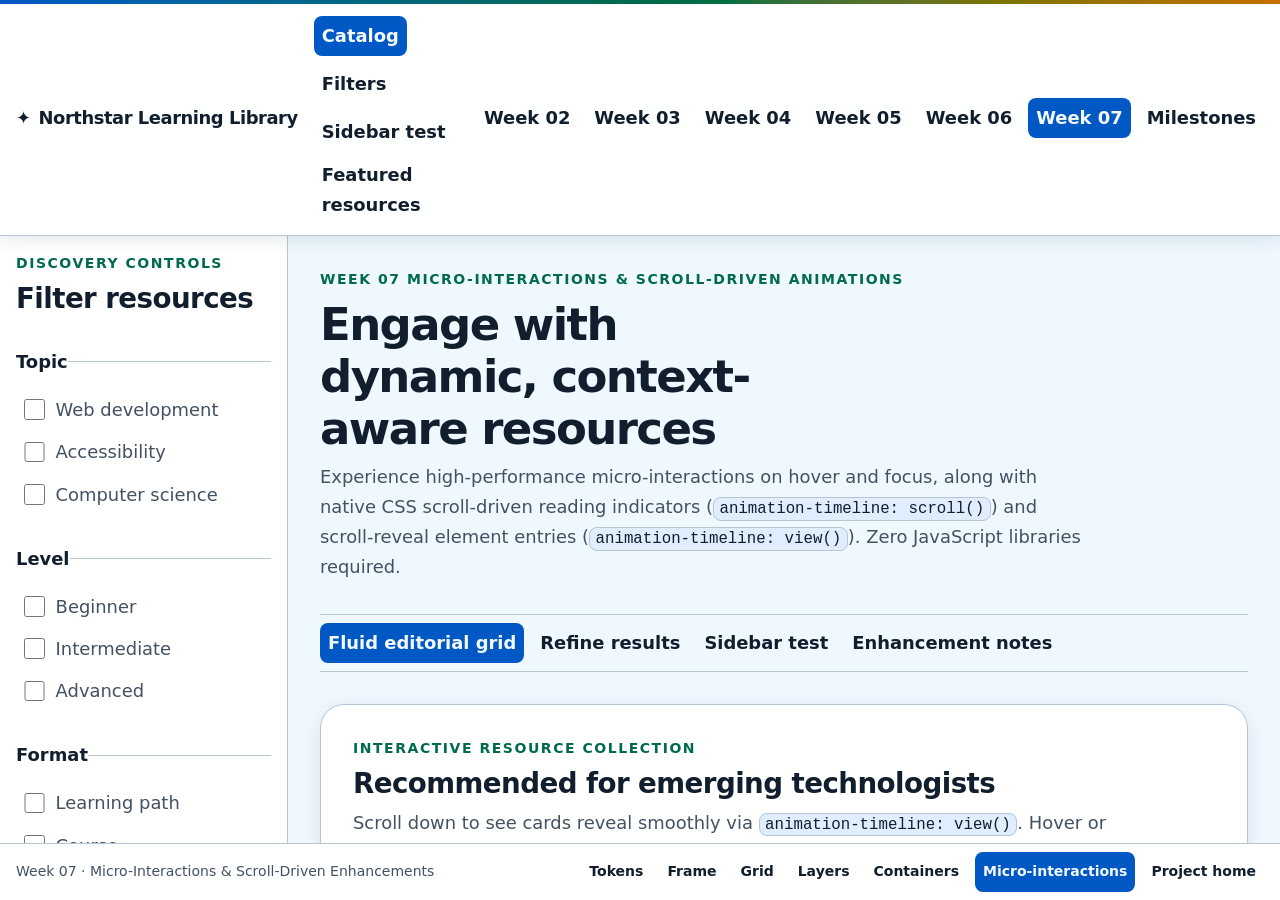
<file: week07/index.html>
<!doctype html>
<html lang="en">
<head>
  <meta charset="utf-8">
  <meta name="viewport" content="width=device-width, initial-scale=1">
  <meta
    name="description"
    content="Week 07 micro-interactions and modern CSS scroll-driven animations for Northstar Learning Library."
  >
  <meta name="author" content="Blen Hadgu">
  <meta name="color-scheme" content="light dark">
  <title>Week 07 Micro-Interactions &amp; Scroll Enhancements | Northstar Learning Library</title>
  <link rel="stylesheet" href="styles.css">
</head>
<body class="portal-shell">
  <!-- Option A: CSS-Only Scroll-Driven Reading Progress Indicator -->
  <div class="scroll-progress-bar" aria-hidden="true"></div>

  <a class="skip-link" href="#catalog-workspace">Skip to catalog workspace</a>

  <header class="portal-header">
    <a class="portal-brand" href="../" aria-label="Northstar Learning Library home">
      <span aria-hidden="true">✦</span>
      Northstar Learning Library
    </a>

    <nav class="primary-navigation" aria-label="Primary navigation">
      <ul>
        <li><a href="#catalog-workspace" aria-current="page">Catalog</a></li>
        <li><a href="#filter-rail">Filters</a></li>
        <li><a href="#sidebar-spotlight">Sidebar test</a></li>
        <li><a href="#catalog-title">Featured resources</a></li>
      </ul>
    </nav>

    <nav class="utility-navigation" aria-label="Project navigation">
      <ul>
        <li><a href="../week02/">Week 02</a></li>
        <li><a href="../week03/">Week 03</a></li>
        <li><a href="../week04/">Week 04</a></li>
        <li><a href="../week05/">Week 05</a></li>
        <li><a href="../week06/">Week 06</a></li>
        <li><a href="./" aria-current="page">Week 07</a></li>
        <li><a href="../">Milestones</a></li>
      </ul>
    </nav>
  </header>

  <aside class="filter-rail" id="filter-rail" aria-labelledby="filter-title">
    <header class="rail-heading">
      <p class="frame-label">Discovery controls</p>
      <h2 id="filter-title">Filter resources</h2>
    </header>

    <form class="filter-form">
      <fieldset>
        <legend>Topic</legend>
        <label>
          <input type="checkbox" name="topic" value="web-development">
          Web development
        </label>
        <label>
          <input type="checkbox" name="topic" value="accessibility">
          Accessibility
        </label>
        <label>
          <input type="checkbox" name="topic" value="computer-science">
          Computer science
        </label>
      </fieldset>

      <fieldset>
        <legend>Level</legend>
        <label>
          <input type="checkbox" name="level" value="beginner">
          Beginner
        </label>
        <label>
          <input type="checkbox" name="level" value="intermediate">
          Intermediate
        </label>
        <label>
          <input type="checkbox" name="level" value="advanced">
          Advanced
        </label>
      </fieldset>

      <fieldset>
        <legend>Format</legend>
        <label>
          <input type="checkbox" name="format" value="learning-path">
          Learning path
        </label>
        <label>
          <input type="checkbox" name="format" value="course">
          Course
        </label>
        <label>
          <input type="checkbox" name="format" value="guide">
          Guide
        </label>
      </fieldset>

      <button type="reset">Reset filters</button>
    </form>

    <!-- Placement Test Spotlight Card with Interactive States & Scroll-Reveal -->
    <section class="sidebar-spotlight" id="sidebar-spotlight" aria-labelledby="sidebar-spotlight-title">
      <header class="spotlight-heading">
        <p class="frame-label">Placement Test &amp; Micro-Interactions</p>
        <h3 id="sidebar-spotlight-title">Sidebar Quick Reference</h3>
        <p class="spotlight-desc">
          Hover or tab into this card to observe hardware-accelerated lift and focus-visible states.
        </p>
      </header>

      <div class="sidebar-card-slot">
        <article class="resource-card">
          <figure class="resource-card__media">
            <img
              src="assets/git-workflow.svg"
              alt="Illustration of connected Git branches and repository commits"
              width="640"
              height="420"
            >
          </figure>

          <section class="resource-card__content">
            <header class="resource-card__header">
              <p class="resource-card__badge">Sidebar Reference</p>
              <h3>Git &amp; GitHub Workflow</h3>
            </header>

            <p class="resource-card__summary">
              Essential branching, commit conventions, pull requests, and collaborative code reviews.
            </p>

            <dl class="resource-card__meta">
              <div>
                <dt>Level</dt>
                <dd>Beginner</dd>
              </div>
              <div>
                <dt>Time</dt>
                <dd>3 hours</dd>
              </div>
            </dl>

            <a class="resource-card__link" href="#catalog-stage">
              View in catalog
              <span aria-hidden="true">→</span>
            </a>
          </section>
        </article>
      </div>
    </section>
  </aside>

  <main class="catalog-workspace" id="catalog-workspace">
    <header class="workspace-header">
      <p class="frame-label">Week 07 Micro-Interactions &amp; Scroll-Driven Animations</p>
      <h1>Engage with dynamic, context-aware resources</h1>
      <p>
        Experience high-performance micro-interactions on hover and focus, along with native CSS
        scroll-driven reading indicators (<code>animation-timeline: scroll()</code>) and scroll-reveal
        element entries (<code>animation-timeline: view()</code>). Zero JavaScript libraries required.
      </p>
    </header>

    <nav class="catalog-toolbar" aria-label="Catalog view controls">
      <ul>
        <li><a href="#catalog-title" aria-current="page">Fluid editorial grid</a></li>
        <li><a href="#filter-rail">Refine results</a></li>
        <li><a href="#sidebar-spotlight">Sidebar test</a></li>
        <li><a href="#grid-notes">Enhancement notes</a></li>
      </ul>
    </nav>

    <section class="catalog-stage" id="catalog-stage" aria-labelledby="catalog-title">
      <header class="stage-heading">
        <p class="frame-label">Interactive Resource Collection</p>
        <h2 id="catalog-title">Recommended for emerging technologists</h2>
        <p>
          Scroll down to see cards reveal smoothly via <code>animation-timeline: view()</code>.
          Hover or focus with keyboard to test hardware-accelerated transforms and elevation.
        </p>
      </header>

      <ol class="catalog-grid" aria-label="Curated technology-learning resources">
        <li class="catalog-item catalog-item--hero">
          <article class="resource-card resource-card--hero">
            <figure class="resource-card__media">
              <img
                src="assets/accessible-web.svg"
                alt="Illustration of a browser interface surrounded by accessibility symbols"
                width="960"
                height="720"
              >
            </figure>

            <section class="resource-card__content">
              <header class="resource-card__header">
                <p class="resource-card__badge">Featured learning path</p>
                <h3>Accessible Web Foundations</h3>
              </header>

              <p class="resource-card__summary">
                Build semantic pages, evaluate keyboard access, measure color
                contrast, and create interfaces that support a wider range of users.
              </p>

              <dl class="resource-card__meta">
                <div>
                  <dt>Level</dt>
                  <dd>Beginner</dd>
                </div>
                <div>
                  <dt>Format</dt>
                  <dd>8 modules</dd>
                </div>
                <div>
                  <dt>Pace</dt>
                  <dd>Self-guided</dd>
                </div>
              </dl>

              <a class="resource-card__link" href="#grid-notes">
                Explore the featured path
                <span aria-hidden="true">→</span>
              </a>
            </section>
          </article>
        </li>

        <li class="catalog-item">
          <article class="resource-card">
            <figure class="resource-card__media">
              <img
                src="assets/git-workflow.svg"
                alt="Illustration of connected Git branches and repository commits"
                width="640"
                height="420"
              >
            </figure>

            <section class="resource-card__content">
              <header class="resource-card__header">
                <p class="resource-card__badge">Workflow course</p>
                <h3>Git &amp; GitHub Workflow</h3>
              </header>

              <p class="resource-card__summary">
                Practice branches, commits, pull requests, and collaborative reviews.
              </p>

              <dl class="resource-card__meta">
                <div>
                  <dt>Level</dt>
                  <dd>Beginner</dd>
                </div>
                <div>
                  <dt>Time</dt>
                  <dd>3 hours</dd>
                </div>
              </dl>

              <a class="resource-card__link" href="#grid-notes">
                View course
                <span aria-hidden="true">→</span>
              </a>
            </section>
          </article>
        </li>

        <li class="catalog-item">
          <article class="resource-card">
            <figure class="resource-card__media">
              <img
                src="assets/css-layout.svg"
                alt="Illustration of responsive CSS Grid and Flexbox layout tracks"
                width="640"
                height="420"
              >
            </figure>

            <section class="resource-card__content">
              <header class="resource-card__header">
                <p class="resource-card__badge">Visual guide</p>
                <h3>CSS Layout Systems</h3>
              </header>

              <p class="resource-card__summary">
                Compare Grid, Flexbox, intrinsic sizing, and responsive layout math.
              </p>

              <dl class="resource-card__meta">
                <div>
                  <dt>Level</dt>
                  <dd>Intermediate</dd>
                </div>
                <div>
                  <dt>Format</dt>
                  <dd>Guide</dd>
                </div>
              </dl>

              <a class="resource-card__link" href="#grid-notes">
                Open guide
                <span aria-hidden="true">→</span>
              </a>
            </section>
          </article>
        </li>

        <li class="catalog-item">
          <article class="resource-card">
            <figure class="resource-card__media">
              <img
                src="assets/ux-research.svg"
                alt="Illustration of research notes, interview bubbles, and a user journey"
                width="640"
                height="420"
              >
            </figure>

            <section class="resource-card__content">
              <header class="resource-card__header">
                <p class="resource-card__badge">Research toolkit</p>
                <h3>Inclusive UX Research</h3>
              </header>

              <p class="resource-card__summary">
                Plan interviews and usability sessions that include diverse needs.
              </p>

              <dl class="resource-card__meta">
                <div>
                  <dt>Level</dt>
                  <dd>Intermediate</dd>
                </div>
                <div>
                  <dt>Format</dt>
                  <dd>Toolkit</dd>
                </div>
              </dl>

              <a class="resource-card__link" href="#grid-notes">
                Review toolkit
                <span aria-hidden="true">→</span>
              </a>
            </section>
          </article>
        </li>

        <li class="catalog-item">
          <article class="resource-card">
            <figure class="resource-card__media">
              <img
                src="assets/javascript.svg"
                alt="Illustration of JavaScript code blocks and interactive controls"
                width="640"
                height="420"
              >
            </figure>

            <section class="resource-card__content">
              <header class="resource-card__header">
                <p class="resource-card__badge">Interactive course</p>
                <h3>JavaScript Essentials</h3>
              </header>

              <p class="resource-card__summary">
                Learn functions, arrays, events, and DOM updates through small projects.
              </p>

              <dl class="resource-card__meta">
                <div>
                  <dt>Level</dt>
                  <dd>Beginner</dd>
                </div>
                <div>
                  <dt>Time</dt>
                  <dd>6 hours</dd>
                </div>
              </dl>

              <a class="resource-card__link" href="#grid-notes">
                Start course
                <span aria-hidden="true">→</span>
              </a>
            </section>
          </article>
        </li>

        <li class="catalog-item">
          <article class="resource-card">
            <figure class="resource-card__media">
              <img
                src="assets/algorithms.svg"
                alt="Illustration of linked nodes, a stack, and an ordered sequence"
                width="640"
                height="420"
              >
            </figure>

            <section class="resource-card__content">
              <header class="resource-card__header">
                <p class="resource-card__badge">Study guide</p>
                <h3>Data Structures &amp; Algorithms</h3>
              </header>

              <p class="resource-card__summary">
                Review arrays, linked structures, stacks, queues, and search strategies.
              </p>

              <dl class="resource-card__meta">
                <div>
                  <dt>Level</dt>
                  <dd>Intermediate</dd>
                </div>
                <div>
                  <dt>Format</dt>
                  <dd>Study guide</dd>
                </div>
              </dl>

              <a class="resource-card__link" href="#grid-notes">
                Study concepts
                <span aria-hidden="true">→</span>
              </a>
            </section>
          </article>
        </li>
      </ol>
    </section>

    <aside class="grid-notes" id="grid-notes" aria-labelledby="grid-notes-title">
      <header>
        <p class="frame-label">Motion &amp; Performance Verification Note</p>
        <h2 id="grid-notes-title">How native CSS powers performance and accessibility</h2>
      </header>
      <p>
        All transitions leverage composited CSS properties (<code>transform</code> and <code>opacity</code>)
        to prevent layout thrashing and paint flashing. Scroll-driven animations are bound natively using
        <code>animation-timeline: scroll()</code> and <code>animation-timeline: view()</code>. Full compliance
        with <code>prefers-reduced-motion</code> guarantees a pristine, static experience when requested by the OS.
      </p>
    </aside>
  </main>

  <footer class="portal-footer">
    <p>Week 07 · Micro-Interactions &amp; Scroll-Driven Enhancements</p>

    <nav aria-label="Secondary navigation">
      <ul>
        <li><a href="../week02/">Tokens</a></li>
        <li><a href="../week03/">Frame</a></li>
        <li><a href="../week04/">Grid</a></li>
        <li><a href="../week05/">Layers</a></li>
        <li><a href="../week06/">Containers</a></li>
        <li><a href="./" aria-current="page">Micro-interactions</a></li>
        <li><a href="../">Project home</a></li>
      </ul>
    </nav>
  </footer>
</body>
</html>
</file>
<file: week02/styles.css>
@layer reset, tokens, base, components, utilities;

@layer tokens {
  :root {
    color-scheme: light;

    /* Light mode: global defaults */
    --color-primary: oklch(48% 0.19 255);
    --color-secondary: oklch(45% 0.13 170);
    --color-background: oklch(97.5% 0.015 250);
    --color-surface: oklch(100% 0 0);
    --color-surface-raised: oklch(94% 0.025 250);
    --color-text: oklch(23% 0.035 255);
    --color-text-muted: oklch(43% 0.035 255);
    --color-border: oklch(82% 0.025 250);
    --color-on-primary: oklch(98% 0.01 250);
    --color-focus: oklch(62% 0.19 75);

    /* Fluid typography */
    --size-base: clamp(1rem, 0.96rem + 0.2vw, 1.125rem);
    --size-heading-md: clamp(1.25rem, 1.05rem + 0.85vw, 1.75rem);
    --size-heading-lg: clamp(1.75rem, 1.31rem + 1.878vw, 3rem);
    --size-small: 0.875rem;

    /* Spacing constants */
    --space-xs: 0.25rem;
    --space-sm: 0.5rem;
    --space-md: 1rem;
    --space-lg: 2rem;
    --space-xl: 4rem;
    --space-2xl: 6rem;

    /* Supporting tokens */
    --radius-sm: 0.5rem;
    --radius-md: 1rem;
    --radius-lg: 1.5rem;
    --shadow-sm: 0 0.25rem 1rem oklch(23% 0.035 255 / 0.1);
    --content-width: 72rem;
    --measure: 68ch;
    --font-sans: Inter, ui-sans-serif, system-ui, -apple-system, BlinkMacSystemFont,
      "Segoe UI", sans-serif;
    --font-mono: "Cascadia Code", "SFMono-Regular", Consolas, "Liberation Mono",
      monospace;
  }

  @media (prefers-color-scheme: dark) {
    :root {
      color-scheme: dark;
      --color-primary: oklch(72% 0.15 250);
      --color-secondary: oklch(76% 0.12 170);
      --color-background: oklch(17% 0.025 255);
      --color-surface: oklch(21% 0.03 255);
      --color-surface-raised: oklch(26% 0.035 255);
      --color-text: oklch(94% 0.015 250);
      --color-text-muted: oklch(76% 0.025 250);
      --color-border: oklch(38% 0.035 255);
      --color-on-primary: oklch(15% 0.025 255);
      --color-focus: oklch(82% 0.17 80);
      --shadow-sm: 0 0.25rem 1rem oklch(5% 0.02 255 / 0.35);
    }
  }
}

@layer reset {
  *,
  *::before,
  *::after {
    box-sizing: border-box;
  }

  html {
    scroll-behavior: smooth;
  }

  body,
  h1,
  h2,
  h3,
  p,
  ul,
  ol,
  dl,
  dd,
  blockquote {
    margin: 0;
  }

  ul,
  ol {
    padding: 0;
  }

  img,
  svg {
    display: block;
    max-width: 100%;
  }

  button,
  input,
  textarea,
  select {
    font: inherit;
  }
}

@layer base {
  body {
    min-width: 20rem;
    background:
      radial-gradient(circle at 90% 5%, oklch(72% 0.15 250 / 0.12), transparent 24rem),
      var(--color-background);
    color: var(--color-text);
    font-family: var(--font-sans);
    font-size: var(--size-base);
    line-height: 1.65;
  }

  h1,
  h2,
  h3 {
    line-height: 1.15;
    text-wrap: balance;
  }

  h1 {
    max-width: 18ch;
    font-size: var(--size-heading-lg);
    letter-spacing: -0.035em;
  }

  h2 {
    font-size: var(--size-heading-md);
    letter-spacing: -0.02em;
  }

  h3 {
    font-size: clamp(1.05rem, 1rem + 0.3vw, 1.25rem);
  }

  p,
  li,
  dd {
    max-width: var(--measure);
  }

  a {
    color: var(--color-primary);
    font-weight: 700;
    text-underline-offset: 0.2em;
  }

  a:hover {
    text-decoration-thickness: 0.16em;
  }

  :focus-visible {
    outline: 0.2rem solid var(--color-focus);
    outline-offset: 0.2rem;
  }

  code {
    border: 0.0625rem solid var(--color-border);
    border-radius: var(--radius-sm);
    background: var(--color-surface-raised);
    color: var(--color-text);
    font-family: var(--font-mono);
    font-size: 0.88em;
    overflow-wrap: anywhere;
    padding: 0.1em 0.35em;
  }

  strong {
    font-weight: 750;
  }

  .wrapper {
    width: min(calc(100% - 2rem), var(--content-width));
    margin-inline: auto;
  }
}

@layer components {
  .skip-link {
    position: fixed;
    z-index: 100;
    inset-block-start: var(--space-sm);
    inset-inline-start: var(--space-sm);
    transform: translateY(-150%);
    border-radius: var(--radius-sm);
    background: var(--color-text);
    color: var(--color-background);
    padding: var(--space-sm) var(--space-md);
  }

  .skip-link:focus {
    transform: translateY(0);
  }

  .site-header {
    position: sticky;
    z-index: 10;
    inset-block-start: 0;
    border-block-end: 0.0625rem solid var(--color-border);
    background: color-mix(in oklch, var(--color-background) 88%, transparent);
    backdrop-filter: blur(1rem);
  }

  .primary-nav {
    display: flex;
    align-items: center;
    justify-content: space-between;
    gap: var(--space-md);
    min-height: 4.5rem;
  }

  .primary-nav ul {
    display: flex;
    flex-wrap: wrap;
    gap: var(--space-sm) var(--space-md);
    list-style: none;
  }

  .primary-nav a {
    text-decoration: none;
  }

  .brand {
    color: var(--color-text);
    font-weight: 800;
    letter-spacing: -0.02em;
  }

  .hero {
    display: grid;
    gap: var(--space-md);
    padding-block: clamp(var(--space-xl), 8vw, var(--space-2xl));
  }

  .hero-copy {
    max-width: 60ch;
    color: var(--color-text-muted);
    font-size: clamp(1.05rem, 1rem + 0.35vw, 1.3rem);
  }

  .hero-meta {
    display: flex;
    flex-wrap: wrap;
    gap: var(--space-sm) var(--space-lg);
    list-style: none;
  }

  .eyebrow,
  .theme-label,
  .milestone-number {
    color: var(--color-secondary);
    font-size: var(--size-small);
    font-weight: 800;
    letter-spacing: 0.11em;
    text-transform: uppercase;
  }

  .hero-actions {
    display: flex;
    align-items: center;
    flex-wrap: wrap;
    gap: var(--space-md);
  }

  .hero-actions .button-link {
    justify-self: auto;
  }

  .text-link {
    color: var(--color-text);
  }

  .button-link {
    justify-self: start;
    border-radius: 999rem;
    background: var(--color-primary);
    color: var(--color-on-primary);
    padding: 0.7rem 1.1rem;
    text-decoration: none;
  }

  .button-link:hover {
    filter: brightness(1.08);
  }

  .content-section {
    display: grid;
    gap: var(--space-lg);
    padding-block: var(--space-xl);
  }

  .content-section + .content-section {
    border-block-start: 0.0625rem solid var(--color-border);
  }

  .section-heading {
    display: grid;
    gap: var(--space-sm);
  }

  .section-heading > p:not(.eyebrow) {
    color: var(--color-text-muted);
  }

  .feature-card,
  .callout,
  .type-card,
  .calculation-card,
  .prompt-card,
  .milestone-list article,
  .spacing-scale article {
    border: 0.0625rem solid var(--color-border);
    border-radius: var(--radius-md);
    background: var(--color-surface);
    box-shadow: var(--shadow-sm);
  }

  .feature-card,
  .callout,
  .calculation-card,
  .prompt-card {
    display: grid;
    gap: var(--space-md);
    padding: clamp(var(--space-md), 3vw, var(--space-lg));
  }

  .callout {
    border-inline-start: 0.35rem solid var(--color-secondary);
    background: var(--color-surface-raised);
  }

  .feature-list,
  .checklist,
  .calculation-card ol {
    display: grid;
    gap: var(--space-sm);
    padding-inline-start: 1.25rem;
  }

  .token-grid {
    display: grid;
    grid-template-columns: repeat(2, minmax(0, 1fr));
    gap: var(--space-lg);
  }

  .theme-preview {
    display: grid;
    align-content: start;
    gap: var(--space-md);
    min-width: 0;
    border: 0.0625rem solid var(--preview-border);
    border-radius: var(--radius-lg);
    background: var(--preview-background);
    color: var(--preview-text);
    padding: clamp(var(--space-md), 3vw, var(--space-lg));
  }

  .theme-preview--light {
    --preview-primary: oklch(48% 0.19 255);
    --preview-secondary: oklch(45% 0.13 170);
    --preview-background: oklch(97.5% 0.015 250);
    --preview-text: oklch(23% 0.035 255);
    --preview-border: oklch(82% 0.025 250);
  }

  .theme-preview--dark {
    --preview-primary: oklch(72% 0.15 250);
    --preview-secondary: oklch(76% 0.12 170);
    --preview-background: oklch(17% 0.025 255);
    --preview-text: oklch(94% 0.015 250);
    --preview-border: oklch(38% 0.035 255);
  }

  .theme-preview .theme-label {
    color: var(--preview-secondary);
  }

  .theme-preview code {
    border-color: currentColor;
    background: transparent;
    color: inherit;
  }

  .swatch-list {
    display: grid;
    gap: var(--space-sm);
    list-style: none;
  }

  .swatch {
    display: grid;
    gap: var(--space-xs);
    min-height: 6.5rem;
    align-content: end;
    border: 0.0625rem solid color-mix(in oklch, currentColor 25%, transparent);
    border-radius: var(--radius-sm);
    padding: var(--space-md);
  }

  .swatch--light-background {
    background: oklch(97.5% 0.015 250);
    color: oklch(23% 0.035 255);
  }

  .swatch--light-text {
    background: oklch(23% 0.035 255);
    color: oklch(94% 0.015 250);
  }

  .swatch--primary {
    background: oklch(48% 0.19 255);
    color: oklch(98% 0.01 250);
  }

  .swatch--secondary {
    background: oklch(45% 0.13 170);
    color: oklch(98% 0.01 250);
  }

  .swatch--dark-background {
    background: oklch(17% 0.025 255);
    color: oklch(94% 0.015 250);
  }

  .swatch--dark-text {
    background: oklch(94% 0.015 250);
    color: oklch(17% 0.025 255);
  }

  .swatch--primary-dark {
    background: oklch(72% 0.15 250);
    color: oklch(15% 0.025 255);
  }

  .swatch--secondary-dark {
    background: oklch(76% 0.12 170);
    color: oklch(15% 0.025 255);
  }

  .type-specimens {
    display: grid;
    grid-template-columns: repeat(3, minmax(0, 1fr));
    gap: var(--space-md);
  }

  .type-card {
    display: grid;
    align-content: start;
    gap: var(--space-md);
    min-width: 0;
    padding: var(--space-lg);
  }

  .specimen--large {
    font-size: var(--size-heading-lg);
    font-weight: 800;
    line-height: 1.05;
  }

  .specimen--medium {
    font-size: var(--size-heading-md);
    font-weight: 750;
    line-height: 1.15;
  }

  .specimen--base {
    font-size: var(--size-base);
  }

  .type-card dl {
    display: grid;
    gap: var(--space-sm);
    margin-block-start: auto;
  }

  .type-card dl div {
    display: grid;
    gap: var(--space-xs);
    padding-block-start: var(--space-sm);
    border-block-start: 0.0625rem solid var(--color-border);
  }

  .type-card dt {
    color: var(--color-text-muted);
    font-size: var(--size-small);
    font-weight: 750;
  }

  .calculation-card {
    border-inline-start: 0.35rem solid var(--color-primary);
  }

  .spacing-scale,
  .milestone-list {
    display: grid;
    grid-template-columns: repeat(auto-fit, minmax(min(100%, 13rem), 1fr));
    gap: var(--space-md);
    list-style: none;
  }

  .spacing-scale article,
  .milestone-list article {
    display: grid;
    align-content: start;
    gap: var(--space-sm);
    height: 100%;
    padding: var(--space-md);
  }

  .space-demo {
    min-height: 1.25rem;
    border-radius: 999rem;
    background: linear-gradient(90deg, var(--color-primary), var(--color-secondary));
  }

  .space-demo--xs {
    width: var(--space-xs);
  }

  .space-demo--sm {
    width: var(--space-sm);
  }

  .space-demo--md {
    width: var(--space-md);
  }

  .space-demo--lg {
    width: var(--space-lg);
  }

  .space-demo--xl {
    width: var(--space-xl);
  }

  .prompt-card blockquote {
    border-inline-start: 0.25rem solid var(--color-secondary);
    color: var(--color-text-muted);
    padding-inline-start: var(--space-md);
  }

  .checklist {
    list-style: "✓  ";
  }

  .checklist li::marker {
    color: var(--color-secondary);
    font-weight: 900;
  }

  .site-footer {
    border-block-start: 0.0625rem solid var(--color-border);
    color: var(--color-text-muted);
    padding-block: var(--space-lg);
  }
}

@layer utilities {
  @media (max-width: 52rem) {
    .token-grid,
    .type-specimens {
      grid-template-columns: 1fr;
    }
  }

  @media (max-width: 42rem) {
    .primary-nav {
      align-items: flex-start;
      flex-direction: column;
      padding-block: var(--space-md);
    }

    .primary-nav ul {
      width: 100%;
    }

    .hero-meta {
      display: grid;
    }

    .content-section {
      padding-block: var(--space-lg);
    }
  }

  @media (prefers-reduced-motion: reduce) {
    *,
    *::before,
    *::after {
      scroll-behavior: auto !important;
      transition-duration: 0.01ms !important;
      animation-duration: 0.01ms !important;
      animation-iteration-count: 1 !important;
    }
  }

  @media print {
    .site-header,
    .skip-link,
    .hero-actions {
    display: flex;
    align-items: center;
    flex-wrap: wrap;
    gap: var(--space-md);
  }

  .hero-actions .button-link {
    justify-self: auto;
  }

  .text-link {
    color: var(--color-text);
  }

  .button-link {
      display: none;
    }

    body {
      background: white;
      color: black;
    }

    .content-section {
      break-inside: avoid;
    }
  }
}
</file>
<file: week03/styles.css>
@layer reset, tokens, base, components, utilities;

@layer tokens {
  :root {
    color-scheme: light;

    /* Light mode: global defaults */
    --color-primary: oklch(48% 0.19 255);
    --color-secondary: oklch(45% 0.13 170);
    --color-background: oklch(97.5% 0.015 250);
    --color-surface: oklch(100% 0 0);
    --color-surface-raised: oklch(94% 0.025 250);
    --color-text: oklch(23% 0.035 255);
    --color-text-muted: oklch(43% 0.035 255);
    --color-border: oklch(82% 0.025 250);
    --color-on-primary: oklch(98% 0.01 250);
    --color-focus: oklch(62% 0.19 75);

    /* Fluid typography */
    --size-base: clamp(1rem, 0.96rem + 0.2vw, 1.125rem);
    --size-heading-md: clamp(1.25rem, 1.05rem + 0.85vw, 1.75rem);
    --size-heading-lg: clamp(1.75rem, 1.31rem + 1.878vw, 3rem);
    --size-small: 0.875rem;

    /* Spacing constants */
    --space-xs: 0.25rem;
    --space-sm: 0.5rem;
    --space-md: 1rem;
    --space-lg: 2rem;
    --space-xl: 4rem;
    --space-2xl: 6rem;

    /* Supporting tokens */
    --radius-sm: 0.5rem;
    --radius-md: 1rem;
    --radius-lg: 1.5rem;
    --shadow-sm: 0 0.25rem 1rem oklch(23% 0.035 255 / 0.1);
    --content-width: 72rem;
    --measure: 68ch;
    --font-sans: Inter, ui-sans-serif, system-ui, -apple-system, BlinkMacSystemFont,
      "Segoe UI", sans-serif;
    --font-mono: "Cascadia Code", "SFMono-Regular", Consolas, "Liberation Mono",
      monospace;
  }

  @media (prefers-color-scheme: dark) {
    :root {
      color-scheme: dark;
      --color-primary: oklch(72% 0.15 250);
      --color-secondary: oklch(76% 0.12 170);
      --color-background: oklch(17% 0.025 255);
      --color-surface: oklch(21% 0.03 255);
      --color-surface-raised: oklch(26% 0.035 255);
      --color-text: oklch(94% 0.015 250);
      --color-text-muted: oklch(76% 0.025 250);
      --color-border: oklch(38% 0.035 255);
      --color-on-primary: oklch(15% 0.025 255);
      --color-focus: oklch(82% 0.17 80);
      --shadow-sm: 0 0.25rem 1rem oklch(5% 0.02 255 / 0.35);
    }
  }
}

@layer reset {
  *,
  *::before,
  *::after {
    box-sizing: border-box;
  }

  html {
    scroll-behavior: smooth;
  }

  body,
  h1,
  h2,
  h3,
  p,
  ul,
  ol,
  dl,
  dd,
  blockquote {
    margin: 0;
  }

  ul,
  ol {
    padding: 0;
  }

  img,
  svg {
    display: block;
    max-width: 100%;
  }

  button,
  input,
  textarea,
  select {
    font: inherit;
  }
}

@layer base {
  body {
    min-width: 20rem;
    background:
      radial-gradient(circle at 90% 5%, oklch(72% 0.15 250 / 0.12), transparent 24rem),
      var(--color-background);
    color: var(--color-text);
    font-family: var(--font-sans);
    font-size: var(--size-base);
    line-height: 1.65;
  }

  h1,
  h2,
  h3 {
    line-height: 1.15;
    text-wrap: balance;
  }

  h1 {
    max-width: 18ch;
    font-size: var(--size-heading-lg);
    letter-spacing: -0.035em;
  }

  h2 {
    font-size: var(--size-heading-md);
    letter-spacing: -0.02em;
  }

  h3 {
    font-size: clamp(1.05rem, 1rem + 0.3vw, 1.25rem);
  }

  p,
  li,
  dd {
    max-width: var(--measure);
  }

  a {
    color: var(--color-primary);
    font-weight: 700;
    text-underline-offset: 0.2em;
  }

  a:hover {
    text-decoration-thickness: 0.16em;
  }

  :focus-visible {
    outline: 0.2rem solid var(--color-focus);
    outline-offset: 0.2rem;
  }

  code {
    border: 0.0625rem solid var(--color-border);
    border-radius: var(--radius-sm);
    background: var(--color-surface-raised);
    color: var(--color-text);
    font-family: var(--font-mono);
    font-size: 0.88em;
    overflow-wrap: anywhere;
    padding: 0.1em 0.35em;
  }

  strong {
    font-weight: 750;
  }

  .wrapper {
    width: min(calc(100% - 2rem), var(--content-width));
    margin-inline: auto;
  }
}

@layer components {
  .skip-link {
    position: fixed;
    z-index: 100;
    inset-block-start: var(--space-sm);
    inset-inline-start: var(--space-sm);
    transform: translateY(-150%);
    border-radius: var(--radius-sm);
    background: var(--color-text);
    color: var(--color-background);
    padding: var(--space-sm) var(--space-md);
  }

  .skip-link:focus {
    transform: translateY(0);
  }

  .site-header {
    position: sticky;
    z-index: 10;
    inset-block-start: 0;
    border-block-end: 0.0625rem solid var(--color-border);
    background: color-mix(in oklch, var(--color-background) 88%, transparent);
    backdrop-filter: blur(1rem);
  }

  .primary-nav {
    display: flex;
    align-items: center;
    justify-content: space-between;
    gap: var(--space-md);
    min-height: 4.5rem;
  }

  .primary-nav ul {
    display: flex;
    flex-wrap: wrap;
    gap: var(--space-sm) var(--space-md);
    list-style: none;
  }

  .primary-nav a {
    text-decoration: none;
  }

  .brand {
    color: var(--color-text);
    font-weight: 800;
    letter-spacing: -0.02em;
  }

  .hero {
    display: grid;
    gap: var(--space-md);
    padding-block: clamp(var(--space-xl), 8vw, var(--space-2xl));
  }

  .hero-copy {
    max-width: 60ch;
    color: var(--color-text-muted);
    font-size: clamp(1.05rem, 1rem + 0.35vw, 1.3rem);
  }

  .hero-meta {
    display: flex;
    flex-wrap: wrap;
    gap: var(--space-sm) var(--space-lg);
    list-style: none;
  }

  .eyebrow,
  .theme-label,
  .milestone-number {
    color: var(--color-secondary);
    font-size: var(--size-small);
    font-weight: 800;
    letter-spacing: 0.11em;
    text-transform: uppercase;
  }

  .hero-actions {
    display: flex;
    align-items: center;
    flex-wrap: wrap;
    gap: var(--space-md);
  }

  .hero-actions .button-link {
    justify-self: auto;
  }

  .text-link {
    color: var(--color-text);
  }

  .button-link {
    justify-self: start;
    border-radius: 999rem;
    background: var(--color-primary);
    color: var(--color-on-primary);
    padding: 0.7rem 1.1rem;
    text-decoration: none;
  }

  .button-link:hover {
    filter: brightness(1.08);
  }

  .content-section {
    display: grid;
    gap: var(--space-lg);
    padding-block: var(--space-xl);
  }

  .content-section + .content-section {
    border-block-start: 0.0625rem solid var(--color-border);
  }

  .section-heading {
    display: grid;
    gap: var(--space-sm);
  }

  .section-heading > p:not(.eyebrow) {
    color: var(--color-text-muted);
  }

  .feature-card,
  .callout,
  .type-card,
  .calculation-card,
  .prompt-card,
  .milestone-list article,
  .spacing-scale article {
    border: 0.0625rem solid var(--color-border);
    border-radius: var(--radius-md);
    background: var(--color-surface);
    box-shadow: var(--shadow-sm);
  }

  .feature-card,
  .callout,
  .calculation-card,
  .prompt-card {
    display: grid;
    gap: var(--space-md);
    padding: clamp(var(--space-md), 3vw, var(--space-lg));
  }

  .callout {
    border-inline-start: 0.35rem solid var(--color-secondary);
    background: var(--color-surface-raised);
  }

  .feature-list,
  .checklist,
  .calculation-card ol {
    display: grid;
    gap: var(--space-sm);
    padding-inline-start: 1.25rem;
  }

  .token-grid {
    display: grid;
    grid-template-columns: repeat(2, minmax(0, 1fr));
    gap: var(--space-lg);
  }

  .theme-preview {
    display: grid;
    align-content: start;
    gap: var(--space-md);
    min-width: 0;
    border: 0.0625rem solid var(--preview-border);
    border-radius: var(--radius-lg);
    background: var(--preview-background);
    color: var(--preview-text);
    padding: clamp(var(--space-md), 3vw, var(--space-lg));
  }

  .theme-preview--light {
    --preview-primary: oklch(48% 0.19 255);
    --preview-secondary: oklch(45% 0.13 170);
    --preview-background: oklch(97.5% 0.015 250);
    --preview-text: oklch(23% 0.035 255);
    --preview-border: oklch(82% 0.025 250);
  }

  .theme-preview--dark {
    --preview-primary: oklch(72% 0.15 250);
    --preview-secondary: oklch(76% 0.12 170);
    --preview-background: oklch(17% 0.025 255);
    --preview-text: oklch(94% 0.015 250);
    --preview-border: oklch(38% 0.035 255);
  }

  .theme-preview .theme-label {
    color: var(--preview-secondary);
  }

  .theme-preview code {
    border-color: currentColor;
    background: transparent;
    color: inherit;
  }

  .swatch-list {
    display: grid;
    gap: var(--space-sm);
    list-style: none;
  }

  .swatch {
    display: grid;
    gap: var(--space-xs);
    min-height: 6.5rem;
    align-content: end;
    border: 0.0625rem solid color-mix(in oklch, currentColor 25%, transparent);
    border-radius: var(--radius-sm);
    padding: var(--space-md);
  }

  .swatch--light-background {
    background: oklch(97.5% 0.015 250);
    color: oklch(23% 0.035 255);
  }

  .swatch--light-text {
    background: oklch(23% 0.035 255);
    color: oklch(94% 0.015 250);
  }

  .swatch--primary {
    background: oklch(48% 0.19 255);
    color: oklch(98% 0.01 250);
  }

  .swatch--secondary {
    background: oklch(45% 0.13 170);
    color: oklch(98% 0.01 250);
  }

  .swatch--dark-background {
    background: oklch(17% 0.025 255);
    color: oklch(94% 0.015 250);
  }

  .swatch--dark-text {
    background: oklch(94% 0.015 250);
    color: oklch(17% 0.025 255);
  }

  .swatch--primary-dark {
    background: oklch(72% 0.15 250);
    color: oklch(15% 0.025 255);
  }

  .swatch--secondary-dark {
    background: oklch(76% 0.12 170);
    color: oklch(15% 0.025 255);
  }

  .type-specimens {
    display: grid;
    grid-template-columns: repeat(3, minmax(0, 1fr));
    gap: var(--space-md);
  }

  .type-card {
    display: grid;
    align-content: start;
    gap: var(--space-md);
    min-width: 0;
    padding: var(--space-lg);
  }

  .specimen--large {
    font-size: var(--size-heading-lg);
    font-weight: 800;
    line-height: 1.05;
  }

  .specimen--medium {
    font-size: var(--size-heading-md);
    font-weight: 750;
    line-height: 1.15;
  }

  .specimen--base {
    font-size: var(--size-base);
  }

  .type-card dl {
    display: grid;
    gap: var(--space-sm);
    margin-block-start: auto;
  }

  .type-card dl div {
    display: grid;
    gap: var(--space-xs);
    padding-block-start: var(--space-sm);
    border-block-start: 0.0625rem solid var(--color-border);
  }

  .type-card dt {
    color: var(--color-text-muted);
    font-size: var(--size-small);
    font-weight: 750;
  }

  .calculation-card {
    border-inline-start: 0.35rem solid var(--color-primary);
  }

  .spacing-scale,
  .milestone-list {
    display: grid;
    grid-template-columns: repeat(auto-fit, minmax(min(100%, 13rem), 1fr));
    gap: var(--space-md);
    list-style: none;
  }

  .spacing-scale article,
  .milestone-list article {
    display: grid;
    align-content: start;
    gap: var(--space-sm);
    height: 100%;
    padding: var(--space-md);
  }

  .space-demo {
    min-height: 1.25rem;
    border-radius: 999rem;
    background: linear-gradient(90deg, var(--color-primary), var(--color-secondary));
  }

  .space-demo--xs {
    width: var(--space-xs);
  }

  .space-demo--sm {
    width: var(--space-sm);
  }

  .space-demo--md {
    width: var(--space-md);
  }

  .space-demo--lg {
    width: var(--space-lg);
  }

  .space-demo--xl {
    width: var(--space-xl);
  }

  .prompt-card blockquote {
    border-inline-start: 0.25rem solid var(--color-secondary);
    color: var(--color-text-muted);
    padding-inline-start: var(--space-md);
  }

  .checklist {
    list-style: "✓  ";
  }

  .checklist li::marker {
    color: var(--color-secondary);
    font-weight: 900;
  }

  .site-footer {
    border-block-start: 0.0625rem solid var(--color-border);
    color: var(--color-text-muted);
    padding-block: var(--space-lg);
  }
}

@layer utilities {
  @media (max-width: 52rem) {
    .token-grid,
    .type-specimens {
      grid-template-columns: 1fr;
    }
  }

  @media (max-width: 42rem) {
    .primary-nav {
      align-items: flex-start;
      flex-direction: column;
      padding-block: var(--space-md);
    }

    .primary-nav ul {
      width: 100%;
    }

    .hero-meta {
      display: grid;
    }

    .content-section {
      padding-block: var(--space-lg);
    }
  }

  @media (prefers-reduced-motion: reduce) {
    *,
    *::before,
    *::after {
      scroll-behavior: auto !important;
      transition-duration: 0.01ms !important;
      animation-duration: 0.01ms !important;
      animation-iteration-count: 1 !important;
    }
  }

  @media print {
    .site-header,
    .skip-link,
    .hero-actions {
    display: flex;
    align-items: center;
    flex-wrap: wrap;
    gap: var(--space-md);
  }

  .hero-actions .button-link {
    justify-self: auto;
  }

  .text-link {
    color: var(--color-text);
  }

  .button-link {
      display: none;
    }

    body {
      background: white;
      color: black;
    }

    .content-section {
      break-inside: avoid;
    }
  }
}


/* --------------------------------------------------------------------------
   Week 03: Structural Frames & Semantic Navigation
   Week 02 token definitions above were copied into this milestone stylesheet.
   -------------------------------------------------------------------------- */

@layer week03-frame {
  .portal-shell {
    display: grid;
    grid-template:
      "header header" auto
      "filters catalog" minmax(0, 1fr)
      "footer footer" auto
      / minmax(14rem, 18rem) minmax(0, 1fr);
    block-size: 100dvh;
    min-block-size: 100dvh;
    overflow: hidden;
    background: var(--color-background);
  }

  .portal-header {
    grid-area: header;
    z-index: 20;
    display: grid;
    grid-template-columns: auto minmax(0, 1fr) auto;
    align-items: center;
    gap: var(--space-md);
    border-block-end: 0.0625rem solid var(--color-border);
    background: color-mix(in oklch, var(--color-surface) 94%, transparent);
    padding: var(--space-md);
    box-shadow: var(--shadow-sm);
    backdrop-filter: blur(1rem);
  }

  .portal-brand {
    display: inline-flex;
    align-items: center;
    gap: var(--space-sm);
    color: var(--color-text);
    font-weight: 850;
    letter-spacing: -0.025em;
    text-decoration: none;
  }

  .primary-navigation {
    justify-self: center;
  }

  .primary-navigation ul,
  .utility-navigation ul,
  .catalog-toolbar ul,
  .portal-footer ul {
    display: flex;
    flex-wrap: wrap;
    align-items: center;
    gap: var(--space-sm);
    list-style: none;
  }

  .primary-navigation a,
  .utility-navigation a,
  .catalog-toolbar a,
  .portal-footer a {
    display: inline-flex;
    align-items: center;
    min-block-size: 2.5rem;
    border-radius: var(--radius-sm);
    color: var(--color-text);
    padding-inline: var(--space-sm);
    text-decoration: none;
  }

  .primary-navigation a[aria-current="page"],
  .catalog-toolbar a[aria-current="page"] {
    background: var(--color-primary);
    color: var(--color-on-primary);
  }

  .portal-header a:focus-visible,
  .catalog-toolbar a:focus-visible,
  .portal-footer a:focus-visible,
  .filter-form input:focus-visible,
  .filter-form button:focus-visible {
    outline: 0.22rem solid var(--color-focus);
    outline-offset: 0.2rem;
  }

  .filter-rail {
    grid-area: filters;
    min-inline-size: 0;
    overflow-y: auto;
    border-inline-end: 0.0625rem solid var(--color-border);
    background: var(--color-surface);
    padding: var(--space-md);
  }

  .rail-heading,
  .workspace-header,
  .stage-heading {
    display: grid;
    gap: var(--space-sm);
  }

  .frame-label {
    color: var(--color-secondary);
    font-size: var(--size-small);
    font-weight: 850;
    letter-spacing: 0.11em;
    text-transform: uppercase;
  }

  .filter-form {
    display: grid;
    gap: var(--space-lg);
    margin-block-start: var(--space-lg);
  }

  .filter-form fieldset {
    display: grid;
    gap: var(--space-sm);
    min-inline-size: 0;
    border: 0;
    border-block-start: 0.0625rem solid var(--color-border);
    margin: 0;
    padding: var(--space-md) 0 0;
  }

  .filter-form legend {
    color: var(--color-text);
    font-weight: 800;
    padding: 0;
  }

  .filter-form label {
    display: grid;
    grid-template-columns: auto minmax(0, 1fr);
    align-items: center;
    gap: var(--space-sm);
    color: var(--color-text-muted);
    cursor: pointer;
  }

  .filter-form input {
    inline-size: 1.15em;
    block-size: 1.15em;
    accent-color: var(--color-primary);
  }

  .filter-form button {
    justify-self: start;
    border: 0.0625rem solid var(--color-border);
    border-radius: var(--radius-sm);
    background: var(--color-surface-raised);
    color: var(--color-text);
    padding: var(--space-sm) var(--space-md);
    font-weight: 800;
    cursor: pointer;
  }

  .catalog-workspace {
    grid-area: catalog;
    min-inline-size: 0;
    overflow-y: auto;
    padding: clamp(var(--space-md), 3vw, var(--space-lg));
  }

  .workspace-header {
    max-inline-size: var(--measure);
  }

  .workspace-header > p:last-child,
  .stage-heading > p:last-child {
    color: var(--color-text-muted);
  }

  .catalog-toolbar {
    margin-block: var(--space-lg);
    border-block: 0.0625rem solid var(--color-border);
    padding-block: var(--space-sm);
  }

  .catalog-stage {
    display: grid;
    gap: var(--space-lg);
    min-inline-size: 0;
    border: 0.0625rem solid var(--color-border);
    border-radius: var(--radius-lg);
    background: var(--color-surface);
    padding: clamp(var(--space-md), 3vw, var(--space-lg));
    box-shadow: var(--shadow-sm);
  }

  .catalog-grid {
    display: grid;
    grid-template-columns:
      repeat(auto-fit, minmax(min(100%, 13rem), 1fr));
    gap: var(--space-md);
    list-style: none;
  }

  .catalog-grid > li {
    min-inline-size: 0;
  }

  .resource-slot {
    position: relative;
    display: grid;
    align-content: end;
    min-block-size: 13rem;
    overflow: hidden;
    border: 0.0625rem dashed var(--color-border);
    border-radius: var(--radius-md);
    background:
      linear-gradient(
        to bottom,
        var(--color-surface-raised) 0 48%,
        var(--color-surface) 48% 100%
      );
  }

  .resource-slot::before,
  .resource-slot::after {
    position: absolute;
    inset-inline: var(--space-md);
    border-radius: 999rem;
    background: var(--color-border);
    content: "";
  }

  .resource-slot::before {
    inset-block-end: 3.4rem;
    block-size: 0.8rem;
  }

  .resource-slot::after {
    inset-block-end: 1.7rem;
    inline-size: 58%;
    block-size: 0.55rem;
  }

  .portal-footer {
    grid-area: footer;
    display: flex;
    align-items: center;
    justify-content: space-between;
    gap: var(--space-md);
    border-block-start: 0.0625rem solid var(--color-border);
    background: var(--color-surface);
    color: var(--color-text-muted);
    padding: var(--space-sm) var(--space-md);
    font-size: var(--size-small);
  }

  .visually-hidden {
    position: absolute;
    inline-size: 0.0625rem;
    block-size: 0.0625rem;
    overflow: hidden;
    clip-path: inset(50%);
    white-space: nowrap;
  }

  @media (max-width: 64rem) {
    .portal-header {
      grid-template-columns: minmax(0, 1fr) auto;
    }

    .primary-navigation {
      grid-column: 1 / -1;
      grid-row: 2;
      justify-self: start;
    }
  }

  @media (max-width: 52rem) {
    .portal-shell {
      grid-template:
        "header" auto
        "filters" auto
        "catalog" minmax(0, 1fr)
        "footer" auto
        / minmax(0, 1fr);
      block-size: auto;
      min-block-size: 100dvh;
      overflow: visible;
    }

    .portal-header {
      position: sticky;
      inset-block-start: 0;
      grid-template-columns: minmax(0, 1fr);
    }

    .primary-navigation,
    .utility-navigation {
      grid-column: 1;
      justify-self: stretch;
    }

    .filter-rail,
    .catalog-workspace {
      overflow: visible;
    }

    .filter-rail {
      border-inline-end: 0;
      border-block-end: 0.0625rem solid var(--color-border);
    }

    .filter-form {
      grid-template-columns:
        repeat(auto-fit, minmax(min(100%, 12rem), 1fr));
      align-items: start;
    }

    .filter-form button {
      align-self: end;
    }

    .portal-footer {
      align-items: flex-start;
      flex-direction: column;
    }
  }

  @media (max-width: 30rem) {
    .primary-navigation ul,
    .utility-navigation ul,
    .catalog-toolbar ul {
      display: grid;
      grid-template-columns: minmax(0, 1fr);
      width: 100%;
    }

    .primary-navigation a,
    .utility-navigation a,
    .catalog-toolbar a {
      width: 100%;
    }
  }

  @media (prefers-reduced-motion: reduce) {
    .portal-shell {
      scroll-behavior: auto;
    }
  }
}
</file>
<file: week04/styles.css>
@layer reset, tokens, base, components, utilities;

@layer tokens {
  :root {
    color-scheme: light;

    /* Light mode: global defaults */
    --color-primary: oklch(48% 0.19 255);
    --color-secondary: oklch(45% 0.13 170);
    --color-background: oklch(97.5% 0.015 250);
    --color-surface: oklch(100% 0 0);
    --color-surface-raised: oklch(94% 0.025 250);
    --color-text: oklch(23% 0.035 255);
    --color-text-muted: oklch(43% 0.035 255);
    --color-border: oklch(82% 0.025 250);
    --color-on-primary: oklch(98% 0.01 250);
    --color-focus: oklch(62% 0.19 75);

    /* Fluid typography */
    --size-base: clamp(1rem, 0.96rem + 0.2vw, 1.125rem);
    --size-heading-md: clamp(1.25rem, 1.05rem + 0.85vw, 1.75rem);
    --size-heading-lg: clamp(1.75rem, 1.31rem + 1.878vw, 3rem);
    --size-small: 0.875rem;

    /* Spacing constants */
    --space-xs: 0.25rem;
    --space-sm: 0.5rem;
    --space-md: 1rem;
    --space-lg: 2rem;
    --space-xl: 4rem;
    --space-2xl: 6rem;

    /* Supporting tokens */
    --radius-sm: 0.5rem;
    --radius-md: 1rem;
    --radius-lg: 1.5rem;
    --shadow-sm: 0 0.25rem 1rem oklch(23% 0.035 255 / 0.1);
    --content-width: 72rem;
    --measure: 68ch;
    --font-sans: Inter, ui-sans-serif, system-ui, -apple-system, BlinkMacSystemFont,
      "Segoe UI", sans-serif;
    --font-mono: "Cascadia Code", "SFMono-Regular", Consolas, "Liberation Mono",
      monospace;
  }

  @media (prefers-color-scheme: dark) {
    :root {
      color-scheme: dark;
      --color-primary: oklch(72% 0.15 250);
      --color-secondary: oklch(76% 0.12 170);
      --color-background: oklch(17% 0.025 255);
      --color-surface: oklch(21% 0.03 255);
      --color-surface-raised: oklch(26% 0.035 255);
      --color-text: oklch(94% 0.015 250);
      --color-text-muted: oklch(76% 0.025 250);
      --color-border: oklch(38% 0.035 255);
      --color-on-primary: oklch(15% 0.025 255);
      --color-focus: oklch(82% 0.17 80);
      --shadow-sm: 0 0.25rem 1rem oklch(5% 0.02 255 / 0.35);
    }
  }
}

@layer reset {
  *,
  *::before,
  *::after {
    box-sizing: border-box;
  }

  html {
    scroll-behavior: smooth;
  }

  body,
  h1,
  h2,
  h3,
  p,
  ul,
  ol,
  dl,
  dd,
  blockquote {
    margin: 0;
  }

  ul,
  ol {
    padding: 0;
  }

  img,
  svg {
    display: block;
    max-width: 100%;
  }

  button,
  input,
  textarea,
  select {
    font: inherit;
  }
}

@layer base {
  body {
    min-width: 20rem;
    background:
      radial-gradient(circle at 90% 5%, oklch(72% 0.15 250 / 0.12), transparent 24rem),
      var(--color-background);
    color: var(--color-text);
    font-family: var(--font-sans);
    font-size: var(--size-base);
    line-height: 1.65;
  }

  h1,
  h2,
  h3 {
    line-height: 1.15;
    text-wrap: balance;
  }

  h1 {
    max-width: 18ch;
    font-size: var(--size-heading-lg);
    letter-spacing: -0.035em;
  }

  h2 {
    font-size: var(--size-heading-md);
    letter-spacing: -0.02em;
  }

  h3 {
    font-size: clamp(1.05rem, 1rem + 0.3vw, 1.25rem);
  }

  p,
  li,
  dd {
    max-width: var(--measure);
  }

  a {
    color: var(--color-primary);
    font-weight: 700;
    text-underline-offset: 0.2em;
  }

  a:hover {
    text-decoration-thickness: 0.16em;
  }

  :focus-visible {
    outline: 0.2rem solid var(--color-focus);
    outline-offset: 0.2rem;
  }

  code {
    border: 0.0625rem solid var(--color-border);
    border-radius: var(--radius-sm);
    background: var(--color-surface-raised);
    color: var(--color-text);
    font-family: var(--font-mono);
    font-size: 0.88em;
    overflow-wrap: anywhere;
    padding: 0.1em 0.35em;
  }

  strong {
    font-weight: 750;
  }

  .wrapper {
    width: min(calc(100% - 2rem), var(--content-width));
    margin-inline: auto;
  }
}

@layer components {
  .skip-link {
    position: fixed;
    z-index: 100;
    inset-block-start: var(--space-sm);
    inset-inline-start: var(--space-sm);
    transform: translateY(-150%);
    border-radius: var(--radius-sm);
    background: var(--color-text);
    color: var(--color-background);
    padding: var(--space-sm) var(--space-md);
  }

  .skip-link:focus {
    transform: translateY(0);
  }

  .site-header {
    position: sticky;
    z-index: 10;
    inset-block-start: 0;
    border-block-end: 0.0625rem solid var(--color-border);
    background: color-mix(in oklch, var(--color-background) 88%, transparent);
    backdrop-filter: blur(1rem);
  }

  .primary-nav {
    display: flex;
    align-items: center;
    justify-content: space-between;
    gap: var(--space-md);
    min-height: 4.5rem;
  }

  .primary-nav ul {
    display: flex;
    flex-wrap: wrap;
    gap: var(--space-sm) var(--space-md);
    list-style: none;
  }

  .primary-nav a {
    text-decoration: none;
  }

  .brand {
    color: var(--color-text);
    font-weight: 800;
    letter-spacing: -0.02em;
  }

  .hero {
    display: grid;
    gap: var(--space-md);
    padding-block: clamp(var(--space-xl), 8vw, var(--space-2xl));
  }

  .hero-copy {
    max-width: 60ch;
    color: var(--color-text-muted);
    font-size: clamp(1.05rem, 1rem + 0.35vw, 1.3rem);
  }

  .hero-meta {
    display: flex;
    flex-wrap: wrap;
    gap: var(--space-sm) var(--space-lg);
    list-style: none;
  }

  .eyebrow,
  .theme-label,
  .milestone-number {
    color: var(--color-secondary);
    font-size: var(--size-small);
    font-weight: 800;
    letter-spacing: 0.11em;
    text-transform: uppercase;
  }

  .hero-actions {
    display: flex;
    align-items: center;
    flex-wrap: wrap;
    gap: var(--space-md);
  }

  .hero-actions .button-link {
    justify-self: auto;
  }

  .text-link {
    color: var(--color-text);
  }

  .button-link {
    justify-self: start;
    border-radius: 999rem;
    background: var(--color-primary);
    color: var(--color-on-primary);
    padding: 0.7rem 1.1rem;
    text-decoration: none;
  }

  .button-link:hover {
    filter: brightness(1.08);
  }

  .content-section {
    display: grid;
    gap: var(--space-lg);
    padding-block: var(--space-xl);
  }

  .content-section + .content-section {
    border-block-start: 0.0625rem solid var(--color-border);
  }

  .section-heading {
    display: grid;
    gap: var(--space-sm);
  }

  .section-heading > p:not(.eyebrow) {
    color: var(--color-text-muted);
  }

  .feature-card,
  .callout,
  .type-card,
  .calculation-card,
  .prompt-card,
  .milestone-list article,
  .spacing-scale article {
    border: 0.0625rem solid var(--color-border);
    border-radius: var(--radius-md);
    background: var(--color-surface);
    box-shadow: var(--shadow-sm);
  }

  .feature-card,
  .callout,
  .calculation-card,
  .prompt-card {
    display: grid;
    gap: var(--space-md);
    padding: clamp(var(--space-md), 3vw, var(--space-lg));
  }

  .callout {
    border-inline-start: 0.35rem solid var(--color-secondary);
    background: var(--color-surface-raised);
  }

  .feature-list,
  .checklist,
  .calculation-card ol {
    display: grid;
    gap: var(--space-sm);
    padding-inline-start: 1.25rem;
  }

  .token-grid {
    display: grid;
    grid-template-columns: repeat(2, minmax(0, 1fr));
    gap: var(--space-lg);
  }

  .theme-preview {
    display: grid;
    align-content: start;
    gap: var(--space-md);
    min-width: 0;
    border: 0.0625rem solid var(--preview-border);
    border-radius: var(--radius-lg);
    background: var(--preview-background);
    color: var(--preview-text);
    padding: clamp(var(--space-md), 3vw, var(--space-lg));
  }

  .theme-preview--light {
    --preview-primary: oklch(48% 0.19 255);
    --preview-secondary: oklch(45% 0.13 170);
    --preview-background: oklch(97.5% 0.015 250);
    --preview-text: oklch(23% 0.035 255);
    --preview-border: oklch(82% 0.025 250);
  }

  .theme-preview--dark {
    --preview-primary: oklch(72% 0.15 250);
    --preview-secondary: oklch(76% 0.12 170);
    --preview-background: oklch(17% 0.025 255);
    --preview-text: oklch(94% 0.015 250);
    --preview-border: oklch(38% 0.035 255);
  }

  .theme-preview .theme-label {
    color: var(--preview-secondary);
  }

  .theme-preview code {
    border-color: currentColor;
    background: transparent;
    color: inherit;
  }

  .swatch-list {
    display: grid;
    gap: var(--space-sm);
    list-style: none;
  }

  .swatch {
    display: grid;
    gap: var(--space-xs);
    min-height: 6.5rem;
    align-content: end;
    border: 0.0625rem solid color-mix(in oklch, currentColor 25%, transparent);
    border-radius: var(--radius-sm);
    padding: var(--space-md);
  }

  .swatch--light-background {
    background: oklch(97.5% 0.015 250);
    color: oklch(23% 0.035 255);
  }

  .swatch--light-text {
    background: oklch(23% 0.035 255);
    color: oklch(94% 0.015 250);
  }

  .swatch--primary {
    background: oklch(48% 0.19 255);
    color: oklch(98% 0.01 250);
  }

  .swatch--secondary {
    background: oklch(45% 0.13 170);
    color: oklch(98% 0.01 250);
  }

  .swatch--dark-background {
    background: oklch(17% 0.025 255);
    color: oklch(94% 0.015 250);
  }

  .swatch--dark-text {
    background: oklch(94% 0.015 250);
    color: oklch(17% 0.025 255);
  }

  .swatch--primary-dark {
    background: oklch(72% 0.15 250);
    color: oklch(15% 0.025 255);
  }

  .swatch--secondary-dark {
    background: oklch(76% 0.12 170);
    color: oklch(15% 0.025 255);
  }

  .type-specimens {
    display: grid;
    grid-template-columns: repeat(3, minmax(0, 1fr));
    gap: var(--space-md);
  }

  .type-card {
    display: grid;
    align-content: start;
    gap: var(--space-md);
    min-width: 0;
    padding: var(--space-lg);
  }

  .specimen--large {
    font-size: var(--size-heading-lg);
    font-weight: 800;
    line-height: 1.05;
  }

  .specimen--medium {
    font-size: var(--size-heading-md);
    font-weight: 750;
    line-height: 1.15;
  }

  .specimen--base {
    font-size: var(--size-base);
  }

  .type-card dl {
    display: grid;
    gap: var(--space-sm);
    margin-block-start: auto;
  }

  .type-card dl div {
    display: grid;
    gap: var(--space-xs);
    padding-block-start: var(--space-sm);
    border-block-start: 0.0625rem solid var(--color-border);
  }

  .type-card dt {
    color: var(--color-text-muted);
    font-size: var(--size-small);
    font-weight: 750;
  }

  .calculation-card {
    border-inline-start: 0.35rem solid var(--color-primary);
  }

  .spacing-scale,
  .milestone-list {
    display: grid;
    grid-template-columns: repeat(auto-fit, minmax(min(100%, 13rem), 1fr));
    gap: var(--space-md);
    list-style: none;
  }

  .spacing-scale article,
  .milestone-list article {
    display: grid;
    align-content: start;
    gap: var(--space-sm);
    height: 100%;
    padding: var(--space-md);
  }

  .space-demo {
    min-height: 1.25rem;
    border-radius: 999rem;
    background: linear-gradient(90deg, var(--color-primary), var(--color-secondary));
  }

  .space-demo--xs {
    width: var(--space-xs);
  }

  .space-demo--sm {
    width: var(--space-sm);
  }

  .space-demo--md {
    width: var(--space-md);
  }

  .space-demo--lg {
    width: var(--space-lg);
  }

  .space-demo--xl {
    width: var(--space-xl);
  }

  .prompt-card blockquote {
    border-inline-start: 0.25rem solid var(--color-secondary);
    color: var(--color-text-muted);
    padding-inline-start: var(--space-md);
  }

  .checklist {
    list-style: "✓  ";
  }

  .checklist li::marker {
    color: var(--color-secondary);
    font-weight: 900;
  }

  .site-footer {
    border-block-start: 0.0625rem solid var(--color-border);
    color: var(--color-text-muted);
    padding-block: var(--space-lg);
  }
}

@layer utilities {
  @media (max-width: 52rem) {
    .token-grid,
    .type-specimens {
      grid-template-columns: 1fr;
    }
  }

  @media (max-width: 42rem) {
    .primary-nav {
      align-items: flex-start;
      flex-direction: column;
      padding-block: var(--space-md);
    }

    .primary-nav ul {
      width: 100%;
    }

    .hero-meta {
      display: grid;
    }

    .content-section {
      padding-block: var(--space-lg);
    }
  }

  @media (prefers-reduced-motion: reduce) {
    *,
    *::before,
    *::after {
      scroll-behavior: auto !important;
      transition-duration: 0.01ms !important;
      animation-duration: 0.01ms !important;
      animation-iteration-count: 1 !important;
    }
  }

  @media print {
    .site-header,
    .skip-link,
    .hero-actions {
    display: flex;
    align-items: center;
    flex-wrap: wrap;
    gap: var(--space-md);
  }

  .hero-actions .button-link {
    justify-self: auto;
  }

  .text-link {
    color: var(--color-text);
  }

  .button-link {
      display: none;
    }

    body {
      background: white;
      color: black;
    }

    .content-section {
      break-inside: avoid;
    }
  }
}


/* --------------------------------------------------------------------------
   Week 03: Structural Frames & Semantic Navigation
   Week 02 token definitions above were copied into this milestone stylesheet.
   -------------------------------------------------------------------------- */

@layer week03-frame {
  .portal-shell {
    display: grid;
    grid-template:
      "header header" auto
      "filters catalog" minmax(0, 1fr)
      "footer footer" auto
      / minmax(14rem, 18rem) minmax(0, 1fr);
    block-size: 100dvh;
    min-block-size: 100dvh;
    overflow: hidden;
    background: var(--color-background);
  }

  .portal-header {
    grid-area: header;
    z-index: 20;
    display: grid;
    grid-template-columns: auto minmax(0, 1fr) auto;
    align-items: center;
    gap: var(--space-md);
    border-block-end: 0.0625rem solid var(--color-border);
    background: color-mix(in oklch, var(--color-surface) 94%, transparent);
    padding: var(--space-md);
    box-shadow: var(--shadow-sm);
    backdrop-filter: blur(1rem);
  }

  .portal-brand {
    display: inline-flex;
    align-items: center;
    gap: var(--space-sm);
    color: var(--color-text);
    font-weight: 850;
    letter-spacing: -0.025em;
    text-decoration: none;
  }

  .primary-navigation {
    justify-self: center;
  }

  .primary-navigation ul,
  .utility-navigation ul,
  .catalog-toolbar ul,
  .portal-footer ul {
    display: flex;
    flex-wrap: wrap;
    align-items: center;
    gap: var(--space-sm);
    list-style: none;
  }

  .primary-navigation a,
  .utility-navigation a,
  .catalog-toolbar a,
  .portal-footer a {
    display: inline-flex;
    align-items: center;
    min-block-size: 2.5rem;
    border-radius: var(--radius-sm);
    color: var(--color-text);
    padding-inline: var(--space-sm);
    text-decoration: none;
  }

  .primary-navigation a[aria-current="page"],
  .catalog-toolbar a[aria-current="page"] {
    background: var(--color-primary);
    color: var(--color-on-primary);
  }

  .portal-header a:focus-visible,
  .catalog-toolbar a:focus-visible,
  .portal-footer a:focus-visible,
  .filter-form input:focus-visible,
  .filter-form button:focus-visible {
    outline: 0.22rem solid var(--color-focus);
    outline-offset: 0.2rem;
  }

  .filter-rail {
    grid-area: filters;
    min-inline-size: 0;
    overflow-y: auto;
    border-inline-end: 0.0625rem solid var(--color-border);
    background: var(--color-surface);
    padding: var(--space-md);
  }

  .rail-heading,
  .workspace-header,
  .stage-heading {
    display: grid;
    gap: var(--space-sm);
  }

  .frame-label {
    color: var(--color-secondary);
    font-size: var(--size-small);
    font-weight: 850;
    letter-spacing: 0.11em;
    text-transform: uppercase;
  }

  .filter-form {
    display: grid;
    gap: var(--space-lg);
    margin-block-start: var(--space-lg);
  }

  .filter-form fieldset {
    display: grid;
    gap: var(--space-sm);
    min-inline-size: 0;
    border: 0;
    border-block-start: 0.0625rem solid var(--color-border);
    margin: 0;
    padding: var(--space-md) 0 0;
  }

  .filter-form legend {
    color: var(--color-text);
    font-weight: 800;
    padding: 0;
  }

  .filter-form label {
    display: grid;
    grid-template-columns: auto minmax(0, 1fr);
    align-items: center;
    gap: var(--space-sm);
    color: var(--color-text-muted);
    cursor: pointer;
  }

  .filter-form input {
    inline-size: 1.15em;
    block-size: 1.15em;
    accent-color: var(--color-primary);
  }

  .filter-form button {
    justify-self: start;
    border: 0.0625rem solid var(--color-border);
    border-radius: var(--radius-sm);
    background: var(--color-surface-raised);
    color: var(--color-text);
    padding: var(--space-sm) var(--space-md);
    font-weight: 800;
    cursor: pointer;
  }

  .catalog-workspace {
    grid-area: catalog;
    min-inline-size: 0;
    overflow-y: auto;
    padding: clamp(var(--space-md), 3vw, var(--space-lg));
  }

  .workspace-header {
    max-inline-size: var(--measure);
  }

  .workspace-header > p:last-child,
  .stage-heading > p:last-child {
    color: var(--color-text-muted);
  }

  .catalog-toolbar {
    margin-block: var(--space-lg);
    border-block: 0.0625rem solid var(--color-border);
    padding-block: var(--space-sm);
  }

  .catalog-stage {
    display: grid;
    gap: var(--space-lg);
    min-inline-size: 0;
    border: 0.0625rem solid var(--color-border);
    border-radius: var(--radius-lg);
    background: var(--color-surface);
    padding: clamp(var(--space-md), 3vw, var(--space-lg));
    box-shadow: var(--shadow-sm);
  }

  .catalog-grid {
    display: grid;
    grid-template-columns:
      repeat(auto-fit, minmax(min(100%, 13rem), 1fr));
    gap: var(--space-md);
    list-style: none;
  }

  .catalog-grid > li {
    min-inline-size: 0;
  }

  .resource-slot {
    position: relative;
    display: grid;
    align-content: end;
    min-block-size: 13rem;
    overflow: hidden;
    border: 0.0625rem dashed var(--color-border);
    border-radius: var(--radius-md);
    background:
      linear-gradient(
        to bottom,
        var(--color-surface-raised) 0 48%,
        var(--color-surface) 48% 100%
      );
  }

  .resource-slot::before,
  .resource-slot::after {
    position: absolute;
    inset-inline: var(--space-md);
    border-radius: 999rem;
    background: var(--color-border);
    content: "";
  }

  .resource-slot::before {
    inset-block-end: 3.4rem;
    block-size: 0.8rem;
  }

  .resource-slot::after {
    inset-block-end: 1.7rem;
    inline-size: 58%;
    block-size: 0.55rem;
  }

  .portal-footer {
    grid-area: footer;
    display: flex;
    align-items: center;
    justify-content: space-between;
    gap: var(--space-md);
    border-block-start: 0.0625rem solid var(--color-border);
    background: var(--color-surface);
    color: var(--color-text-muted);
    padding: var(--space-sm) var(--space-md);
    font-size: var(--size-small);
  }

  .visually-hidden {
    position: absolute;
    inline-size: 0.0625rem;
    block-size: 0.0625rem;
    overflow: hidden;
    clip-path: inset(50%);
    white-space: nowrap;
  }

  @media (max-width: 64rem) {
    .portal-header {
      grid-template-columns: minmax(0, 1fr) auto;
    }

    .primary-navigation {
      grid-column: 1 / -1;
      grid-row: 2;
      justify-self: start;
    }
  }

  @media (max-width: 52rem) {
    .portal-shell {
      grid-template:
        "header" auto
        "filters" auto
        "catalog" minmax(0, 1fr)
        "footer" auto
        / minmax(0, 1fr);
      block-size: auto;
      min-block-size: 100dvh;
      overflow: visible;
    }

    .portal-header {
      position: sticky;
      inset-block-start: 0;
      grid-template-columns: minmax(0, 1fr);
    }

    .primary-navigation,
    .utility-navigation {
      grid-column: 1;
      justify-self: stretch;
    }

    .filter-rail,
    .catalog-workspace {
      overflow: visible;
    }

    .filter-rail {
      border-inline-end: 0;
      border-block-end: 0.0625rem solid var(--color-border);
    }

    .filter-form {
      grid-template-columns:
        repeat(auto-fit, minmax(min(100%, 12rem), 1fr));
      align-items: start;
    }

    .filter-form button {
      align-self: end;
    }

    .portal-footer {
      align-items: flex-start;
      flex-direction: column;
    }
  }

  @media (max-width: 30rem) {
    .primary-navigation ul,
    .utility-navigation ul,
    .catalog-toolbar ul {
      display: grid;
      grid-template-columns: minmax(0, 1fr);
      width: 100%;
    }

    .primary-navigation a,
    .utility-navigation a,
    .catalog-toolbar a {
      width: 100%;
    }
  }

  @media (prefers-reduced-motion: reduce) {
    .portal-shell {
      scroll-behavior: auto;
    }
  }
}


/* --------------------------------------------------------------------------
   Week 04: The Asymmetric Responsive Grid Hub
   The complete Week 03 stylesheet above is preserved in this milestone copy.
   -------------------------------------------------------------------------- */

@layer week04-grid {
  .catalog-stage {
    gap: var(--space-lg);
  }

  .catalog-grid {
    display: grid;
    grid-template-columns: repeat(3, minmax(0, 1fr));
    grid-auto-flow: dense;
    grid-auto-rows: minmax(12rem, auto);
    gap: var(--space-md);
  }

  .catalog-item {
    min-inline-size: 0;
  }

  .catalog-item--hero {
    grid-column: span 2;
    grid-row: span 2;
  }

  .resource-card {
    display: grid;
    grid-template-rows: auto minmax(0, 1fr);
    block-size: 100%;
    min-inline-size: 0;
    overflow: hidden;
    border: 0.0625rem solid var(--color-border);
    border-radius: var(--radius-md);
    background: var(--color-surface);
    box-shadow: var(--shadow-sm);
  }

  .resource-card--hero {
    grid-template-columns: minmax(0, 1.05fr) minmax(0, 0.95fr);
    grid-template-rows: minmax(0, 1fr);
    border-color:
      color-mix(in oklch, var(--color-primary) 52%, var(--color-border));
    background:
      linear-gradient(
        145deg,
        color-mix(in oklch, var(--color-primary) 10%, var(--color-surface)),
        var(--color-surface)
      );
  }

  .resource-card__media {
    position: relative;
    min-block-size: 10rem;
    overflow: hidden;
    background: var(--color-surface-raised);
  }

  .resource-card__media img {
    inline-size: 100%;
    block-size: 100%;
    object-fit: cover;
  }

  .resource-card--hero .resource-card__media {
    min-block-size: 100%;
  }

  .resource-card__content {
    display: grid;
    align-content: start;
    gap: var(--space-md);
    min-inline-size: 0;
    padding: var(--space-md);
  }

  .resource-card--hero .resource-card__content {
    align-content: center;
    padding: clamp(var(--space-md), 3vw, var(--space-lg));
  }

  .resource-card__header {
    display: grid;
    gap: var(--space-sm);
  }

  .resource-card__badge {
    justify-self: start;
    border: 0.0625rem solid
      color-mix(in oklch, var(--color-secondary) 55%, var(--color-border));
    border-radius: 999rem;
    background:
      color-mix(in oklch, var(--color-secondary) 12%, var(--color-surface));
    color: var(--color-secondary);
    padding: var(--space-xs) var(--space-sm);
    font-size: var(--size-small);
    font-weight: 850;
    letter-spacing: 0.08em;
    line-height: 1.2;
    text-transform: uppercase;
  }

  .resource-card__summary {
    color: var(--color-text-muted);
    overflow-wrap: anywhere;
  }

  .resource-card__meta {
    display: flex;
    flex-wrap: wrap;
    gap: var(--space-sm) var(--space-md);
  }

  .resource-card__meta div {
    display: grid;
    gap: var(--space-xs);
    min-inline-size: 5.5rem;
  }

  .resource-card__meta dt {
    color: var(--color-text-muted);
    font-size: var(--size-small);
    font-weight: 750;
  }

  .resource-card__meta dd {
    color: var(--color-text);
    font-weight: 850;
  }

  .resource-card__link {
    display: inline-flex;
    align-items: center;
    justify-content: space-between;
    gap: var(--space-sm);
    align-self: end;
    border-block-start: 0.0625rem solid var(--color-border);
    color: var(--color-primary);
    padding-block-start: var(--space-md);
    text-decoration: none;
  }

  .resource-card__link:hover {
    text-decoration: underline;
  }

  .resource-card__link span {
    flex: none;
  }

  .grid-notes {
    display: grid;
    gap: var(--space-md);
    max-inline-size: var(--measure);
    margin-block-start: var(--space-lg);
    border-inline-start: 0.35rem solid var(--color-primary);
    border-radius: 0 var(--radius-md) var(--radius-md) 0;
    background: var(--color-surface-raised);
    padding: var(--space-md);
  }

  .grid-notes header {
    display: grid;
    gap: var(--space-sm);
  }

  .grid-notes p {
    color: var(--color-text-muted);
  }

  @media (max-width: 70rem) {
    .catalog-grid {
      grid-template-columns: repeat(2, minmax(0, 1fr));
      grid-auto-rows: auto;
    }

    .catalog-item--hero {
      grid-column: span 2;
      grid-row: auto;
    }

    .resource-card--hero {
      grid-template-columns: minmax(0, 1fr) minmax(0, 1fr);
    }
  }

  @media (max-width: 44rem) {
    .catalog-grid {
      grid-template-columns: minmax(0, 1fr);
    }

    .catalog-item--hero {
      grid-column: auto;
    }

    .resource-card--hero {
      grid-template-columns: minmax(0, 1fr);
      grid-template-rows: auto minmax(0, 1fr);
    }

    .resource-card--hero .resource-card__media {
      min-block-size: 12rem;
    }
  }

  @media (prefers-reduced-motion: reduce) {
    .resource-card__link {
      scroll-behavior: auto;
    }
  }
}
</file>
<file: week06/styles.css>
@layer reset, base, layout, components;

@layer reset {
  *,
  *::before,
  *::after {
    box-sizing: border-box;
  }

  html {
    scroll-behavior: smooth;
  }

  body,
  h1,
  h2,
  h3,
  h4,
  p,
  ul,
  ol,
  dl,
  dd,
  blockquote,
  fieldset {
    margin: 0;
  }

  ul,
  ol {
    padding: 0;
  }

  img,
  svg {
    display: block;
    max-inline-size: 100%;
  }

  button,
  input,
  textarea,
  select {
    font: inherit;
  }
}

@layer base {
  :root {
    color-scheme: light;

    --color-primary: oklch(48% 0.19 255);
    --color-secondary: oklch(45% 0.13 170);
    --color-background: oklch(97.5% 0.015 250);
    --color-surface: oklch(100% 0 0);
    --color-surface-raised: oklch(94% 0.025 250);
    --color-text: oklch(23% 0.035 255);
    --color-text-muted: oklch(43% 0.035 255);
    --color-border: oklch(82% 0.025 250);
    --color-on-primary: oklch(98% 0.01 250);
    --color-focus: oklch(62% 0.19 75);

    --size-base: clamp(1rem, 0.96rem + 0.2vw, 1.125rem);
    --size-heading-md: clamp(1.25rem, 1.05rem + 0.85vw, 1.75rem);
    --size-heading-lg: clamp(1.75rem, 1.31rem + 1.878vw, 3rem);
    --size-small: 0.875rem;

    --space-xs: 0.25rem;
    --space-sm: 0.5rem;
    --space-md: 1rem;
    --space-lg: 2rem;
    --space-xl: 4rem;
    --space-2xl: 6rem;

    --radius-sm: 0.5rem;
    --radius-md: 1rem;
    --radius-lg: 1.5rem;
    --shadow-sm: 0 0.25rem 1rem oklch(23% 0.035 255 / 0.1);
    --content-width: 72rem;
    --measure: 68ch;
    --font-sans: Inter, ui-sans-serif, system-ui, -apple-system, BlinkMacSystemFont,
      "Segoe UI", sans-serif;
    --font-mono: "Cascadia Code", "SFMono-Regular", Consolas, "Liberation Mono",
      monospace;
  }

  @media (prefers-color-scheme: dark) {
    :root {
      color-scheme: dark;
      --color-primary: oklch(72% 0.15 250);
      --color-secondary: oklch(76% 0.12 170);
      --color-background: oklch(17% 0.025 255);
      --color-surface: oklch(21% 0.03 255);
      --color-surface-raised: oklch(26% 0.035 255);
      --color-text: oklch(94% 0.015 250);
      --color-text-muted: oklch(76% 0.025 250);
      --color-border: oklch(38% 0.035 255);
      --color-on-primary: oklch(15% 0.025 255);
      --color-focus: oklch(82% 0.17 80);
      --shadow-sm: 0 0.25rem 1rem oklch(5% 0.02 255 / 0.35);
    }
  }

  body {
    min-inline-size: 20rem;
    background:
      radial-gradient(
        circle at 90% 5%,
        oklch(72% 0.15 250 / 0.12),
        transparent 24rem
      ),
      var(--color-background);
    color: var(--color-text);
    font-family: var(--font-sans);
    font-size: var(--size-base);
    line-height: 1.65;
  }

  h1,
  h2,
  h3,
  h4 {
    line-height: 1.15;
    text-wrap: balance;
  }

  h1 {
    max-inline-size: 18ch;
    font-size: var(--size-heading-lg);
    letter-spacing: -0.035em;
  }

  h2 {
    font-size: var(--size-heading-md);
    letter-spacing: -0.02em;
  }

  h3 {
    font-size: clamp(1.05rem, 1rem + 0.3vw, 1.25rem);
  }

  h4 {
    font-size: clamp(0.95rem, 0.9rem + 0.2vw, 1.1rem);
  }

  p,
  li,
  dd {
    max-inline-size: var(--measure);
  }

  a {
    color: var(--color-primary);
    font-weight: 700;
    text-underline-offset: 0.2em;

    &:hover {
      text-decoration-thickness: 0.16em;
    }
  }

  :focus-visible {
    outline: 0.2rem solid var(--color-focus);
    outline-offset: 0.2rem;
  }

  code {
    border: 0.0625rem solid var(--color-border);
    border-radius: var(--radius-sm);
    background: var(--color-surface-raised);
    color: var(--color-text);
    font-family: var(--font-mono);
    font-size: 0.88em;
    overflow-wrap: anywhere;
    padding: 0.1em 0.35em;
  }

  strong {
    font-weight: 750;
  }
}

@layer layout {
  .portal-shell {
    display: grid;
    grid-template:
      "header header" auto
      "filters catalog" minmax(0, 1fr)
      "footer footer" auto
      / minmax(14rem, 18rem) minmax(0, 1fr);
    block-size: 100dvh;
    min-block-size: 100dvh;
    overflow: hidden;
    background: var(--color-background);
  }

  .portal-header {
    grid-area: header;
    z-index: 20;
    display: grid;
    grid-template-columns: auto minmax(0, 1fr) auto;
    align-items: center;
    gap: var(--space-md);
    border-block-end: 0.0625rem solid var(--color-border);
    background: color-mix(in oklch, var(--color-surface) 94%, transparent);
    padding: var(--space-md);
    box-shadow: var(--shadow-sm);
    backdrop-filter: blur(1rem);

    .primary-navigation {
      justify-self: center;
    }
  }

  .filter-rail {
    grid-area: filters;
    min-inline-size: 0;
    overflow-y: auto;
    border-inline-end: 0.0625rem solid var(--color-border);
    background: var(--color-surface);
    padding: var(--space-md);
    display: flex;
    flex-direction: column;
    gap: var(--space-lg);
  }

  .catalog-workspace {
    grid-area: catalog;
    min-inline-size: 0;
    overflow-y: auto;
    padding: clamp(var(--space-md), 3vw, var(--space-lg));

    .workspace-header {
      max-inline-size: var(--measure);
    }

    .catalog-toolbar {
      margin-block: var(--space-lg);
      border-block: 0.0625rem solid var(--color-border);
      padding-block: var(--space-sm);
    }

    .catalog-stage {
      display: grid;
      gap: var(--space-lg);
      min-inline-size: 0;
      border: 0.0625rem solid var(--color-border);
      border-radius: var(--radius-lg);
      background: var(--color-surface);
      padding: clamp(var(--space-md), 3vw, var(--space-lg));
      box-shadow: var(--shadow-sm);
    }

    .grid-notes {
      max-inline-size: var(--measure);
      margin-block-start: var(--space-lg);
    }
  }

  .portal-footer {
    grid-area: footer;
    display: flex;
    align-items: center;
    justify-content: space-between;
    gap: var(--space-md);
    border-block-start: 0.0625rem solid var(--color-border);
    background: var(--color-surface);
    color: var(--color-text-muted);
    padding: var(--space-sm) var(--space-md);
    font-size: var(--size-small);
  }

  @media (max-width: 64rem) {
    .portal-header {
      grid-template-columns: minmax(0, 1fr) auto;

      .primary-navigation {
        grid-column: 1 / -1;
        grid-row: 2;
        justify-self: start;
      }
    }
  }

  @media (max-width: 52rem) {
    .portal-shell {
      grid-template:
        "header" auto
        "filters" auto
        "catalog" minmax(0, 1fr)
        "footer" auto
        / minmax(0, 1fr);
      block-size: auto;
      min-block-size: 100dvh;
      overflow: visible;
    }

    .portal-header {
      position: sticky;
      inset-block-start: 0;
      grid-template-columns: minmax(0, 1fr);

      .primary-navigation,
      .utility-navigation {
        grid-column: 1;
        justify-self: stretch;
      }
    }

    .filter-rail,
    .catalog-workspace {
      overflow: visible;
    }

    .filter-rail {
      border-inline-end: 0;
      border-block-end: 0.0625rem solid var(--color-border);
    }

    .portal-footer {
      align-items: flex-start;
      flex-direction: column;
    }
  }
}

@layer components {
  .skip-link {
    position: fixed;
    z-index: 100;
    inset-block-start: var(--space-sm);
    inset-inline-start: var(--space-sm);
    transform: translateY(-150%);
    border-radius: var(--radius-sm);
    background: var(--color-text);
    color: var(--color-background);
    padding: var(--space-sm) var(--space-md);

    &:focus {
      transform: translateY(0);
    }
  }

  .portal-header {
    .portal-brand {
      display: inline-flex;
      align-items: center;
      gap: var(--space-sm);
      color: var(--color-text);
      font-weight: 850;
      letter-spacing: -0.025em;
      text-decoration: none;
    }

    a {
      &:focus-visible {
        outline: 0.22rem solid var(--color-focus);
        outline-offset: 0.2rem;
      }
    }
  }

  .primary-navigation,
  .utility-navigation,
  .catalog-toolbar,
  .portal-footer {
    ul {
      display: flex;
      flex-wrap: wrap;
      align-items: center;
      gap: var(--space-sm);
      list-style: none;
    }

    a {
      display: inline-flex;
      align-items: center;
      min-block-size: 2.5rem;
      border-radius: var(--radius-sm);
      color: var(--color-text);
      padding-inline: var(--space-sm);
      text-decoration: none;

      &[aria-current="page"] {
        background: var(--color-primary);
        color: var(--color-on-primary);
      }

      &:focus-visible {
        outline: 0.22rem solid var(--color-focus);
        outline-offset: 0.2rem;
      }
    }
  }

  .rail-heading,
  .spotlight-heading,
  .workspace-header,
  .stage-heading {
    display: grid;
    gap: var(--space-sm);
  }

  .frame-label {
    color: var(--color-secondary);
    font-size: var(--size-small);
    font-weight: 850;
    letter-spacing: 0.11em;
    text-transform: uppercase;
  }

  .workspace-header,
  .stage-heading {
    > p:last-child {
      color: var(--color-text-muted);
    }
  }

  .filter-form {
    display: grid;
    gap: var(--space-lg);

    fieldset {
      display: grid;
      gap: var(--space-sm);
      min-inline-size: 0;
      border: 0;
      border-block-start: 0.0625rem solid var(--color-border);
      padding: var(--space-md) 0 0;
    }

    legend {
      color: var(--color-text);
      font-weight: 800;
      padding: 0;
    }

    label {
      display: grid;
      grid-template-columns: auto minmax(0, 1fr);
      align-items: center;
      gap: var(--space-sm);
      color: var(--color-text-muted);
      cursor: pointer;
    }

    input {
      inline-size: 1.15em;
      block-size: 1.15em;
      accent-color: var(--color-primary);

      &:focus-visible {
        outline: 0.22rem solid var(--color-focus);
        outline-offset: 0.2rem;
      }
    }

    button {
      justify-self: start;
      border: 0.0625rem solid var(--color-border);
      border-radius: var(--radius-sm);
      background: var(--color-surface-raised);
      color: var(--color-text);
      padding: var(--space-sm) var(--space-md);
      font-weight: 800;
      cursor: pointer;

      &:focus-visible {
        outline: 0.22rem solid var(--color-focus);
        outline-offset: 0.2rem;
      }
    }
  }

  /* =========================================================================
     CONTAINER CONTEXTS (Week 06)
     Establish container contexts on card wrapper parents so card components
     can inspect their direct parent width rather than relying on viewport.
     ========================================================================= */

  .sidebar-spotlight {
    display: grid;
    gap: var(--space-md);
    border-block-start: 0.0625rem solid var(--color-border);
    padding-block-start: var(--space-md);

    .spotlight-desc {
      font-size: var(--size-small);
      color: var(--color-text-muted);
      line-height: 1.45;
    }
  }

  /* Establish container contexts on parent wrappers */
  .catalog-item,
  .sidebar-card-slot {
    container-type: inline-size;
    min-inline-size: 0;
    inline-size: 100%;
  }

  .catalog-grid {
    display: grid;
    grid-template-columns: repeat(3, minmax(0, 1fr));
    grid-auto-flow: dense;
    grid-auto-rows: minmax(12rem, auto);
    gap: var(--space-md);
    list-style: none;

    > li {
      min-inline-size: 0;
    }

    .catalog-item {
      min-inline-size: 0;

      &.catalog-item--hero {
        grid-column: span 2;
        grid-row: span 2;
      }
    }
  }

  /* =========================================================================
     CARD COMPONENT — Base / Narrow Layout (Default Behavior)
     When placed inside a narrow container (< 480px, such as sidebar or 3-col grid),
     the card defaults to a compact vertical stack.
     Fluid typography & padding scale dynamically with container inline units (cqi).
     ========================================================================= */

  .resource-card {
    display: grid;
    grid-template-columns: minmax(0, 1fr);
    grid-template-rows: auto minmax(0, 1fr);
    block-size: 100%;
    min-inline-size: 0;
    overflow: hidden;
    border: 0.0625rem solid var(--color-border);
    border-radius: var(--radius-md);
    background: var(--color-surface);
    box-shadow: var(--shadow-sm);
    transition: transform 0.2s ease, box-shadow 0.2s ease, border-color 0.2s ease;

    &:hover {
      border-color: color-mix(in oklch, var(--color-primary) 40%, var(--color-border));
      box-shadow: 0 0.5rem 1.5rem oklch(23% 0.035 255 / 0.12);
    }

    .resource-card__media {
      position: relative;
      min-block-size: 9.5rem;
      aspect-ratio: 16 / 9;
      overflow: hidden;
      background: var(--color-surface-raised);

      img {
        inline-size: 100%;
        block-size: 100%;
        object-fit: cover;
      }
    }

    .resource-card__content {
      display: grid;
      align-content: start;
      gap: clamp(var(--space-sm), 3cqi, var(--space-md));
      min-inline-size: 0;
      padding: clamp(var(--space-sm), 4cqi, var(--space-md));
    }

    .resource-card__header {
      display: grid;
      gap: var(--space-xs);

      h3,
      h4 {
        font-size: clamp(1.05rem, 0.95rem + 1.8cqi, 1.35rem);
        line-height: 1.25;
      }
    }

    .resource-card__badge {
      justify-self: start;
      border: 0.0625rem solid
        color-mix(in oklch, var(--color-secondary) 55%, var(--color-border));
      border-radius: 999rem;
      background:
        color-mix(in oklch, var(--color-secondary) 12%, var(--color-surface));
      color: var(--color-secondary);
      padding: 0.2em 0.65em;
      font-size: clamp(0.72rem, 0.68rem + 0.4cqi, 0.82rem);
      font-weight: 850;
      letter-spacing: 0.08em;
      line-height: 1.2;
      text-transform: uppercase;
    }

    .resource-card__summary {
      color: var(--color-text-muted);
      font-size: clamp(0.88rem, 0.84rem + 0.3cqi, 0.95rem);
      line-height: 1.55;
      overflow-wrap: anywhere;
    }

    .resource-card__meta {
      display: flex;
      flex-wrap: wrap;
      gap: var(--space-xs) clamp(var(--space-sm), 2cqi, var(--space-md));

      div {
        display: grid;
        gap: 0.15rem;
        min-inline-size: 4.5rem;
      }

      dt {
        color: var(--color-text-muted);
        font-size: 0.78rem;
        font-weight: 750;
        text-transform: uppercase;
        letter-spacing: 0.04em;
      }

      dd {
        color: var(--color-text);
        font-weight: 850;
        font-size: 0.88rem;
      }
    }

    .resource-card__link {
      display: inline-flex;
      align-items: center;
      justify-content: space-between;
      gap: var(--space-sm);
      align-self: end;
      border-block-start: 0.0625rem solid var(--color-border);
      color: var(--color-primary);
      padding-block-start: clamp(var(--space-sm), 2.5cqi, var(--space-md));
      font-size: 0.92rem;
      font-weight: 750;
      text-decoration: none;

      &:hover {
        text-decoration: underline;
      }

      &:focus-visible {
        outline: 0.22rem solid var(--color-focus);
        outline-offset: 0.2rem;
      }

      span {
        flex: none;
        transition: transform 0.2s ease;
      }

      &:hover span {
        transform: translateX(0.25rem);
      }
    }

    /* Hero variant theme tokens */
    &.resource-card--hero {
      border-color:
        color-mix(in oklch, var(--color-primary) 52%, var(--color-border));
      background:
        linear-gradient(
          145deg,
          color-mix(in oklch, var(--color-primary) 10%, var(--color-surface)),
          var(--color-surface)
        );

      .resource-card__badge {
        background:
          color-mix(in oklch, var(--color-primary) 15%, var(--color-surface));
        border-color:
          color-mix(in oklch, var(--color-primary) 60%, var(--color-border));
        color: var(--color-primary);
      }
    }
  }

  /* =========================================================================
     CONTAINER QUERIES — Component-Level Multi-Layout Adaptations
     When the direct parent container has >= 480px inline-size, the card
     switches from a vertical stack to a horizontal layout.
     ========================================================================= */

  @container (min-width: 480px) {
    .resource-card {
      grid-template-columns: minmax(0, 1fr) minmax(0, 1.15fr);
      grid-template-rows: minmax(0, 1fr);

      .resource-card__media {
        min-block-size: 100%;
        aspect-ratio: auto;
      }

      .resource-card__content {
        align-content: center;
        padding: clamp(var(--space-md), 3cqi, var(--space-lg));
        gap: clamp(var(--space-sm), 2cqi, var(--space-md));
      }

      .resource-card__header {
        h3,
        h4 {
          font-size: clamp(1.2rem, 1rem + 1.5cqi, 1.55rem);
        }
      }
    }

    .resource-card.resource-card--hero {
      grid-template-columns: minmax(0, 1.05fr) minmax(0, 0.95fr);

      .resource-card__content {
        padding: clamp(var(--space-md), 4cqi, var(--space-xl));
      }

      .resource-card__header h3 {
        font-size: clamp(1.35rem, 1.1rem + 2cqi, 1.85rem);
      }
    }
  }

  @container (min-width: 720px) {
    .resource-card.resource-card--hero {
      grid-template-columns: minmax(0, 1.15fr) minmax(0, 0.85fr);

      .resource-card__content {
        padding: clamp(var(--space-lg), 4cqi, var(--space-2xl));
        gap: var(--space-md);
      }

      .resource-card__header h3 {
        font-size: clamp(1.5rem, 1.25rem + 1.5cqi, 2.1rem);
      }
    }
  }

  .grid-notes {
    display: grid;
    gap: var(--space-md);
    border-inline-start: 0.35rem solid var(--color-primary);
    border-radius: 0 var(--radius-md) var(--radius-md) 0;
    background: var(--color-surface-raised);
    padding: var(--space-md);

    header {
      display: grid;
      gap: var(--space-sm);
    }

    p {
      color: var(--color-text-muted);
    }
  }

  .visually-hidden {
    position: absolute;
    inline-size: 0.0625rem;
    block-size: 0.0625rem;
    overflow: hidden;
    clip-path: inset(50%);
    white-space: nowrap;
  }

  /* =========================================================================
     MACRO-LAYOUT MEDIA QUERIES (Page-Level Frames Only)
     Notice: No @media query touches the internal card structure or card alignment.
     The cards dynamically react to their container slot size changes.
     ========================================================================= */

  @media (max-width: 70rem) {
    .catalog-grid {
      grid-template-columns: repeat(2, minmax(0, 1fr));
      grid-auto-rows: auto;

      .catalog-item {
        &.catalog-item--hero {
          grid-column: span 2;
          grid-row: auto;
        }
      }
    }
  }

  @media (max-width: 52rem) {
    .filter-form {
      grid-template-columns:
        repeat(auto-fit, minmax(min(100%, 12rem), 1fr));
      align-items: start;

      button {
        align-self: end;
      }
    }
  }

  @media (max-width: 44rem) {
    .catalog-grid {
      grid-template-columns: minmax(0, 1fr);

      .catalog-item {
        &.catalog-item--hero {
          grid-column: auto;
        }
      }
    }
  }

  @media (max-width: 30rem) {
    .primary-navigation,
    .utility-navigation,
    .catalog-toolbar {
      ul {
        display: grid;
        grid-template-columns: minmax(0, 1fr);
        inline-size: 100%;
      }

      a {
        inline-size: 100%;
      }
    }
  }

  @media (prefers-reduced-motion: reduce) {
    html {
      scroll-behavior: auto;
    }
  }

  @media print {
    .portal-header,
    .skip-link {
      display: none;
    }

    .portal-shell {
      display: block;
      overflow: visible;
    }

    .filter-rail {
      display: none;
    }

    .catalog-workspace {
      padding: 0;
    }

    .resource-card,
    .catalog-stage {
      box-shadow: none;
    }
  }
}
</file>
<file: week07/styles.css>
@layer reset, base, layout, components;

@layer reset {
  *,
  *::before,
  *::after {
    box-sizing: border-box;
  }

  html {
    scroll-behavior: smooth;
  }

  body,
  h1,
  h2,
  h3,
  h4,
  p,
  ul,
  ol,
  dl,
  dd,
  blockquote,
  fieldset {
    margin: 0;
  }

  ul,
  ol {
    padding: 0;
  }

  img,
  svg {
    display: block;
    max-inline-size: 100%;
  }

  button,
  input,
  textarea,
  select {
    font: inherit;
  }
}

@layer base {
  :root {
    color-scheme: light;

    --color-primary: oklch(48% 0.19 255);
    --color-secondary: oklch(45% 0.13 170);
    --color-background: oklch(97.5% 0.015 250);
    --color-surface: oklch(100% 0 0);
    --color-surface-raised: oklch(94% 0.025 250);
    --color-text: oklch(23% 0.035 255);
    --color-text-muted: oklch(43% 0.035 255);
    --color-border: oklch(82% 0.025 250);
    --color-on-primary: oklch(98% 0.01 250);
    --color-focus: oklch(62% 0.19 75);

    --size-base: clamp(1rem, 0.96rem + 0.2vw, 1.125rem);
    --size-heading-md: clamp(1.25rem, 1.05rem + 0.85vw, 1.75rem);
    --size-heading-lg: clamp(1.75rem, 1.31rem + 1.878vw, 3rem);
    --size-small: 0.875rem;

    --space-xs: 0.25rem;
    --space-sm: 0.5rem;
    --space-md: 1rem;
    --space-lg: 2rem;
    --space-xl: 4rem;
    --space-2xl: 6rem;

    --radius-sm: 0.5rem;
    --radius-md: 1rem;
    --radius-lg: 1.5rem;
    --shadow-sm: 0 0.25rem 1rem oklch(23% 0.035 255 / 0.1);
    --shadow-md: 0 0.75rem 2rem oklch(23% 0.035 255 / 0.14);
    --shadow-hover: 0 1rem 2.5rem oklch(23% 0.035 255 / 0.18);
    --content-width: 72rem;
    --measure: 68ch;
    --font-sans: Inter, ui-sans-serif, system-ui, -apple-system, BlinkMacSystemFont,
      "Segoe UI", sans-serif;
    --font-mono: "Cascadia Code", "SFMono-Regular", Consolas, "Liberation Mono",
      monospace;
  }

  @media (prefers-color-scheme: dark) {
    :root {
      color-scheme: dark;
      --color-primary: oklch(72% 0.15 250);
      --color-secondary: oklch(76% 0.12 170);
      --color-background: oklch(17% 0.025 255);
      --color-surface: oklch(21% 0.03 255);
      --color-surface-raised: oklch(26% 0.035 255);
      --color-text: oklch(94% 0.015 250);
      --color-text-muted: oklch(76% 0.025 250);
      --color-border: oklch(38% 0.035 255);
      --color-on-primary: oklch(15% 0.025 255);
      --color-focus: oklch(82% 0.17 80);
      --shadow-sm: 0 0.25rem 1rem oklch(5% 0.02 255 / 0.35);
      --shadow-md: 0 0.75rem 2rem oklch(5% 0.02 255 / 0.45);
      --shadow-hover: 0 1rem 2.5rem oklch(5% 0.02 255 / 0.55);
    }
  }

  body {
    min-inline-size: 20rem;
    background:
      radial-gradient(
        circle at 90% 5%,
        oklch(72% 0.15 250 / 0.12),
        transparent 24rem
      ),
      var(--color-background);
    color: var(--color-text);
    font-family: var(--font-sans);
    font-size: var(--size-base);
    line-height: 1.65;
  }

  h1,
  h2,
  h3,
  h4 {
    line-height: 1.15;
    text-wrap: balance;
  }

  h1 {
    max-inline-size: 18ch;
    font-size: var(--size-heading-lg);
    letter-spacing: -0.035em;
  }

  h2 {
    font-size: var(--size-heading-md);
    letter-spacing: -0.02em;
  }

  h3 {
    font-size: clamp(1.05rem, 1rem + 0.3vw, 1.25rem);
  }

  h4 {
    font-size: clamp(0.95rem, 0.9rem + 0.2vw, 1.1rem);
  }

  p,
  li,
  dd {
    max-inline-size: var(--measure);
  }

  a {
    color: var(--color-primary);
    font-weight: 700;
    text-underline-offset: 0.2em;
    transition: color 0.2s ease, text-decoration-thickness 0.2s ease;

    &:hover {
      text-decoration-thickness: 0.16em;
    }
  }

  :focus-visible {
    outline: 0.22rem solid var(--color-focus);
    outline-offset: 0.2rem;
  }

  code {
    border: 0.0625rem solid var(--color-border);
    border-radius: var(--radius-sm);
    background: var(--color-surface-raised);
    color: var(--color-text);
    font-family: var(--font-mono);
    font-size: 0.88em;
    overflow-wrap: anywhere;
    padding: 0.1em 0.35em;
  }

  strong {
    font-weight: 750;
  }
}

@layer layout {
  /* =========================================================================
     SCROLL-DRIVEN READING PROGRESS INDICATOR (Option A)
     Native CSS-only scroll indicator bound directly to the scroll timeline.
     ========================================================================= */

  .scroll-progress-bar {
    position: fixed;
    inset-block-start: 0;
    inset-inline-start: 0;
    inline-size: 100%;
    block-size: 0.25rem;
    background: linear-gradient(
      90deg,
      var(--color-primary),
      var(--color-secondary),
      var(--color-focus)
    );
    transform-origin: 0 50%;
    z-index: 1000;
    pointer-events: none;
  }

  @supports (animation-timeline: scroll()) {
    .scroll-progress-bar {
      animation: scale-progress auto linear both;
      animation-timeline: scroll(root);
    }
  }

  @keyframes scale-progress {
    from {
      transform: scaleX(0);
    }
    to {
      transform: scaleX(1);
    }
  }

  .portal-shell {
    display: grid;
    grid-template:
      "header header" auto
      "filters catalog" minmax(0, 1fr)
      "footer footer" auto
      / minmax(14rem, 18rem) minmax(0, 1fr);
    block-size: 100dvh;
    min-block-size: 100dvh;
    overflow: hidden;
    background: var(--color-background);
  }

  .portal-header {
    grid-area: header;
    z-index: 20;
    display: grid;
    grid-template-columns: auto minmax(0, 1fr) auto;
    align-items: center;
    gap: var(--space-md);
    border-block-end: 0.0625rem solid var(--color-border);
    background: color-mix(in oklch, var(--color-surface) 94%, transparent);
    padding: var(--space-md);
    box-shadow: var(--shadow-sm);
    backdrop-filter: blur(1rem);

    .primary-navigation {
      justify-self: center;
    }
  }

  .filter-rail {
    grid-area: filters;
    min-inline-size: 0;
    overflow-y: auto;
    border-inline-end: 0.0625rem solid var(--color-border);
    background: var(--color-surface);
    padding: var(--space-md);
    display: flex;
    flex-direction: column;
    gap: var(--space-lg);
  }

  .catalog-workspace {
    grid-area: catalog;
    min-inline-size: 0;
    overflow-y: auto;
    padding: clamp(var(--space-md), 3vw, var(--space-lg));

    .workspace-header {
      max-inline-size: var(--measure);
    }

    .catalog-toolbar {
      margin-block: var(--space-lg);
      border-block: 0.0625rem solid var(--color-border);
      padding-block: var(--space-sm);
    }

    .catalog-stage {
      display: grid;
      gap: var(--space-lg);
      min-inline-size: 0;
      border: 0.0625rem solid var(--color-border);
      border-radius: var(--radius-lg);
      background: var(--color-surface);
      padding: clamp(var(--space-md), 3vw, var(--space-lg));
      box-shadow: var(--shadow-sm);
    }

    .grid-notes {
      max-inline-size: var(--measure);
      margin-block-start: var(--space-lg);
    }
  }

  .portal-footer {
    grid-area: footer;
    display: flex;
    align-items: center;
    justify-content: space-between;
    gap: var(--space-md);
    border-block-start: 0.0625rem solid var(--color-border);
    background: var(--color-surface);
    color: var(--color-text-muted);
    padding: var(--space-sm) var(--space-md);
    font-size: var(--size-small);
  }

  @media (max-width: 64rem) {
    .portal-header {
      grid-template-columns: minmax(0, 1fr) auto;

      .primary-navigation {
        grid-column: 1 / -1;
        grid-row: 2;
        justify-self: start;
      }
    }
  }

  @media (max-width: 52rem) {
    .portal-shell {
      grid-template:
        "header" auto
        "filters" auto
        "catalog" minmax(0, 1fr)
        "footer" auto
        / minmax(0, 1fr);
      block-size: auto;
      min-block-size: 100dvh;
      overflow: visible;
    }

    .portal-header {
      position: sticky;
      inset-block-start: 0;
      grid-template-columns: minmax(0, 1fr);

      .primary-navigation,
      .utility-navigation {
        grid-column: 1;
        justify-self: stretch;
      }
    }

    .filter-rail,
    .catalog-workspace {
      overflow: visible;
    }

    .filter-rail {
      border-inline-end: 0;
      border-block-end: 0.0625rem solid var(--color-border);
    }

    .portal-footer {
      align-items: flex-start;
      flex-direction: column;
    }
  }
}

@layer components {
  .skip-link {
    position: fixed;
    z-index: 1100;
    inset-block-start: var(--space-sm);
    inset-inline-start: var(--space-sm);
    transform: translateY(-150%);
    border-radius: var(--radius-sm);
    background: var(--color-text);
    color: var(--color-background);
    padding: var(--space-sm) var(--space-md);
    transition: transform 0.2s cubic-bezier(0.2, 0, 0.2, 1);

    &:focus {
      transform: translateY(0);
    }
  }

  /* =========================================================================
     MICRO-INTERACTIONS — Navigation & Interactive Elements
     Hardware-accelerated transforms, color-mix states, and active feedback.
     ========================================================================= */

  .portal-header {
    .portal-brand {
      display: inline-flex;
      align-items: center;
      gap: var(--space-sm);
      color: var(--color-text);
      font-weight: 850;
      letter-spacing: -0.025em;
      text-decoration: none;
      transition: transform 0.2s ease, color 0.2s ease;

      span {
        display: inline-block;
        transition: transform 0.3s cubic-bezier(0.34, 1.56, 0.64, 1);
      }

      &:hover {
        color: var(--color-primary);
        span {
          transform: rotate(45deg) scale(1.15);
        }
      }
    }

    a {
      &:focus-visible {
        outline: 0.22rem solid var(--color-focus);
        outline-offset: 0.2rem;
      }
    }
  }

  .primary-navigation,
  .utility-navigation,
  .catalog-toolbar,
  .portal-footer {
    ul {
      display: flex;
      flex-wrap: wrap;
      align-items: center;
      gap: var(--space-sm);
      list-style: none;
    }

    a {
      display: inline-flex;
      align-items: center;
      min-block-size: 2.5rem;
      border-radius: var(--radius-sm);
      color: var(--color-text);
      padding-inline: var(--space-sm);
      text-decoration: none;
      transition: transform 0.15s ease,
                  background-color 0.2s ease,
                  color 0.2s ease,
                  box-shadow 0.2s ease;

      &[aria-current="page"] {
        background: var(--color-primary);
        color: var(--color-on-primary);
      }

      &:hover {
        transform: translateY(-0.0625rem);
        background: color-mix(in oklch, var(--color-surface-raised) 70%, var(--color-primary));
      }

      &:active {
        transform: translateY(0.0625rem) scale(0.97);
      }

      &:focus-visible {
        outline: 0.22rem solid var(--color-focus);
        outline-offset: 0.2rem;
      }
    }
  }

  .rail-heading,
  .spotlight-heading,
  .workspace-header,
  .stage-heading {
    display: grid;
    gap: var(--space-sm);
  }

  .frame-label {
    color: var(--color-secondary);
    font-size: var(--size-small);
    font-weight: 850;
    letter-spacing: 0.11em;
    text-transform: uppercase;
  }

  .workspace-header,
  .stage-heading {
    > p:last-child {
      color: var(--color-text-muted);
    }
  }

  /* Filter form interactive controls */
  .filter-form {
    display: grid;
    gap: var(--space-lg);

    fieldset {
      display: grid;
      gap: var(--space-sm);
      min-inline-size: 0;
      border: 0;
      border-block-start: 0.0625rem solid var(--color-border);
      padding: var(--space-md) 0 0;
    }

    legend {
      color: var(--color-text);
      font-weight: 800;
      padding: 0;
    }

    label {
      display: grid;
      grid-template-columns: auto minmax(0, 1fr);
      align-items: center;
      gap: var(--space-sm);
      color: var(--color-text-muted);
      cursor: pointer;
      padding: 0.15rem 0.25rem;
      border-radius: var(--radius-sm);
      transition: color 0.15s ease, background-color 0.15s ease, transform 0.15s ease;

      &:hover {
        color: var(--color-text);
        background: color-mix(in oklch, var(--color-surface-raised) 50%, transparent);
        transform: translateX(0.125rem);
      }
    }

    input {
      inline-size: 1.15em;
      block-size: 1.15em;
      accent-color: var(--color-primary);
      cursor: pointer;
      transition: transform 0.15s ease;

      &:hover {
        transform: scale(1.1);
      }

      &:focus-visible {
        outline: 0.22rem solid var(--color-focus);
        outline-offset: 0.2rem;
      }
    }

    button {
      justify-self: start;
      border: 0.0625rem solid var(--color-border);
      border-radius: var(--radius-sm);
      background: var(--color-surface-raised);
      color: var(--color-text);
      padding: var(--space-sm) var(--space-md);
      font-weight: 800;
      cursor: pointer;
      transition: transform 0.15s cubic-bezier(0.2, 0, 0.2, 1),
                  background-color 0.2s ease,
                  border-color 0.2s ease,
                  box-shadow 0.2s ease;

      &:hover {
        background: color-mix(in oklch, var(--color-surface-raised) 75%, var(--color-primary));
        border-color: color-mix(in oklch, var(--color-primary) 50%, var(--color-border));
        transform: translateY(-0.0625rem);
        box-shadow: 0 0.25rem 0.6rem oklch(23% 0.035 255 / 0.1);
      }

      &:active {
        transform: translateY(0.0625rem) scale(0.97);
      }

      &:focus-visible {
        outline: 0.22rem solid var(--color-focus);
        outline-offset: 0.2rem;
      }
    }
  }

  /* =========================================================================
     CONTAINER CONTEXTS (Week 06 Preservation)
     Parent wrappers declare container-type: inline-size for component fluidity.
     ========================================================================= */

  .sidebar-spotlight {
    display: grid;
    gap: var(--space-md);
    border-block-start: 0.0625rem solid var(--color-border);
    padding-block-start: var(--space-md);

    .spotlight-desc {
      font-size: var(--size-small);
      color: var(--color-text-muted);
      line-height: 1.45;
    }
  }

  .catalog-item,
  .sidebar-card-slot {
    container-type: inline-size;
    min-inline-size: 0;
    inline-size: 100%;
  }

  .catalog-grid {
    display: grid;
    grid-template-columns: repeat(3, minmax(0, 1fr));
    grid-auto-flow: dense;
    grid-auto-rows: minmax(12rem, auto);
    gap: var(--space-md);
    list-style: none;

    > li {
      min-inline-size: 0;
    }

    .catalog-item {
      min-inline-size: 0;

      &.catalog-item--hero {
        grid-column: span 2;
        grid-row: span 2;
      }
    }
  }

  /* =========================================================================
     CARD COMPONENT — Micro-Interactions & Hardware-Accelerated Transforms
     High-performance hover, focus-within, and active transitions.
     ========================================================================= */

  .resource-card {
    display: grid;
    grid-template-columns: minmax(0, 1fr);
    grid-template-rows: auto minmax(0, 1fr);
    block-size: 100%;
    min-inline-size: 0;
    overflow: hidden;
    border: 0.0625rem solid var(--color-border);
    border-radius: var(--radius-md);
    background: var(--color-surface);
    box-shadow: var(--shadow-sm);
    transition: transform 0.25s cubic-bezier(0.2, 0, 0, 1),
                box-shadow 0.25s ease,
                border-color 0.25s ease;
    will-change: transform, box-shadow;

    &:hover,
    &:focus-within {
      transform: translateY(-0.35rem) scale(1.012);
      border-color: color-mix(in oklch, var(--color-primary) 45%, var(--color-border));
      box-shadow: var(--shadow-hover);

      .resource-card__media img {
        transform: scale(1.05);
      }

      .resource-card__link span {
        transform: translateX(0.4rem);
      }

      .resource-card__badge {
        transform: translateY(-0.0625rem);
        box-shadow: 0 0.15rem 0.4rem oklch(23% 0.035 255 / 0.1);
      }
    }

    .resource-card__media {
      position: relative;
      min-block-size: 9.5rem;
      aspect-ratio: 16 / 9;
      overflow: hidden;
      background: var(--color-surface-raised);

      img {
        inline-size: 100%;
        block-size: 100%;
        object-fit: cover;
        transition: transform 0.35s cubic-bezier(0.2, 0, 0, 1);
        will-change: transform;
      }
    }

    .resource-card__content {
      display: grid;
      align-content: start;
      gap: clamp(var(--space-sm), 3cqi, var(--space-md));
      min-inline-size: 0;
      padding: clamp(var(--space-sm), 4cqi, var(--space-md));
    }

    .resource-card__header {
      display: grid;
      gap: var(--space-xs);

      h3,
      h4 {
        font-size: clamp(1.05rem, 0.95rem + 1.8cqi, 1.35rem);
        line-height: 1.25;
      }
    }

    .resource-card__badge {
      justify-self: start;
      border: 0.0625rem solid
        color-mix(in oklch, var(--color-secondary) 55%, var(--color-border));
      border-radius: 999rem;
      background:
        color-mix(in oklch, var(--color-secondary) 12%, var(--color-surface));
      color: var(--color-secondary);
      padding: 0.2em 0.65em;
      font-size: clamp(0.72rem, 0.68rem + 0.4cqi, 0.82rem);
      font-weight: 850;
      letter-spacing: 0.08em;
      line-height: 1.2;
      text-transform: uppercase;
      transition: transform 0.2s ease, box-shadow 0.2s ease;
    }

    .resource-card__summary {
      color: var(--color-text-muted);
      font-size: clamp(0.88rem, 0.84rem + 0.3cqi, 0.95rem);
      line-height: 1.55;
      overflow-wrap: anywhere;
    }

    .resource-card__meta {
      display: flex;
      flex-wrap: wrap;
      gap: var(--space-xs) clamp(var(--space-sm), 2cqi, var(--space-md));

      div {
        display: grid;
        gap: 0.15rem;
        min-inline-size: 4.5rem;
      }

      dt {
        color: var(--color-text-muted);
        font-size: 0.78rem;
        font-weight: 750;
        text-transform: uppercase;
        letter-spacing: 0.04em;
      }

      dd {
        color: var(--color-text);
        font-weight: 850;
        font-size: 0.88rem;
      }
    }

    .resource-card__link {
      display: inline-flex;
      align-items: center;
      justify-content: space-between;
      gap: var(--space-sm);
      align-self: end;
      border-block-start: 0.0625rem solid var(--color-border);
      color: var(--color-primary);
      padding-block-start: clamp(var(--space-sm), 2.5cqi, var(--space-md));
      font-size: 0.92rem;
      font-weight: 750;
      text-decoration: none;

      &:hover {
        text-decoration: underline;
      }

      &:focus-visible {
        outline: 0.22rem solid var(--color-focus);
        outline-offset: 0.2rem;
      }

      span {
        flex: none;
        transition: transform 0.2s cubic-bezier(0.2, 0, 0, 1);
        will-change: transform;
      }
    }

    /* Hero variant theme tokens */
    &.resource-card--hero {
      border-color:
        color-mix(in oklch, var(--color-primary) 52%, var(--color-border));
      background:
        linear-gradient(
          145deg,
          color-mix(in oklch, var(--color-primary) 10%, var(--color-surface)),
          var(--color-surface)
        );

      .resource-card__badge {
        background:
          color-mix(in oklch, var(--color-primary) 15%, var(--color-surface));
        border-color:
          color-mix(in oklch, var(--color-primary) 60%, var(--color-border));
        color: var(--color-primary);
      }
    }
  }

  /* =========================================================================
     CONTAINER QUERIES — Component-Level Multi-Layout Adaptations
     ========================================================================= */

  @container (min-width: 480px) {
    .resource-card {
      grid-template-columns: minmax(0, 1fr) minmax(0, 1.15fr);
      grid-template-rows: minmax(0, 1fr);

      .resource-card__media {
        min-block-size: 100%;
        aspect-ratio: auto;
      }

      .resource-card__content {
        align-content: center;
        padding: clamp(var(--space-md), 3cqi, var(--space-lg));
        gap: clamp(var(--space-sm), 2cqi, var(--space-md));
      }

      .resource-card__header {
        h3,
        h4 {
          font-size: clamp(1.2rem, 1rem + 1.5cqi, 1.55rem);
        }
      }
    }

    .resource-card.resource-card--hero {
      grid-template-columns: minmax(0, 1.05fr) minmax(0, 0.95fr);

      .resource-card__content {
        padding: clamp(var(--space-md), 4cqi, var(--space-xl));
      }

      .resource-card__header h3 {
        font-size: clamp(1.35rem, 1.1rem + 2cqi, 1.85rem);
      }
    }
  }

  @container (min-width: 720px) {
    .resource-card.resource-card--hero {
      grid-template-columns: minmax(0, 1.15fr) minmax(0, 0.85fr);

      .resource-card__content {
        padding: clamp(var(--space-lg), 4cqi, var(--space-2xl));
        gap: var(--space-md);
      }

      .resource-card__header h3 {
        font-size: clamp(1.5rem, 1.25rem + 1.5cqi, 2.1rem);
      }
    }
  }

  /* =========================================================================
     MODERN CSS SCROLL-DRIVEN ANIMATIONS (Option B: Scroll-Reveal Elements)
     Cards fade and slide upward smoothly as they scroll into view.
     ========================================================================= */

  @keyframes reveal-card {
    from {
      opacity: 0;
      transform: translateY(1.75rem) scale(0.96);
    }
    to {
      opacity: 1;
      transform: translateY(0) scale(1);
    }
  }

  @keyframes reveal-header {
    from {
      opacity: 0.2;
      transform: translateY(1rem);
    }
    to {
      opacity: 1;
      transform: translateY(0);
    }
  }

  @supports (animation-timeline: view()) {
    .catalog-item {
      animation: reveal-card auto linear both;
      animation-timeline: view();
      animation-range: entry 10% cover 35%;
    }

    .sidebar-spotlight {
      animation: reveal-card auto linear both;
      animation-timeline: view();
      animation-range: entry 5% cover 30%;
    }

    .stage-heading,
    .grid-notes {
      animation: reveal-header auto linear both;
      animation-timeline: view();
      animation-range: entry 10% cover 30%;
    }
  }

  .grid-notes {
    display: grid;
    gap: var(--space-md);
    border-inline-start: 0.35rem solid var(--color-primary);
    border-radius: 0 var(--radius-md) var(--radius-md) 0;
    background: var(--color-surface-raised);
    padding: var(--space-md);

    header {
      display: grid;
      gap: var(--space-sm);
    }

    p {
      color: var(--color-text-muted);
    }
  }

  .visually-hidden {
    position: absolute;
    inline-size: 0.0625rem;
    block-size: 0.0625rem;
    overflow: hidden;
    clip-path: inset(50%);
    white-space: nowrap;
  }

  /* Macro layout media queries (shell & grid track columns only) */
  @media (max-width: 70rem) {
    .catalog-grid {
      grid-template-columns: repeat(2, minmax(0, 1fr));
      grid-auto-rows: auto;

      .catalog-item {
        &.catalog-item--hero {
          grid-column: span 2;
          grid-row: auto;
        }
      }
    }
  }

  @media (max-width: 52rem) {
    .filter-form {
      grid-template-columns:
        repeat(auto-fit, minmax(min(100%, 12rem), 1fr));
      align-items: start;

      button {
        align-self: end;
      }
    }
  }

  @media (max-width: 44rem) {
    .catalog-grid {
      grid-template-columns: minmax(0, 1fr);

      .catalog-item {
        &.catalog-item--hero {
          grid-column: auto;
        }
      }
    }
  }

  @media (max-width: 30rem) {
    .primary-navigation,
    .utility-navigation,
    .catalog-toolbar {
      ul {
        display: grid;
        grid-template-columns: minmax(0, 1fr);
        inline-size: 100%;
      }

      a {
        inline-size: 100%;
      }
    }
  }

  /* =========================================================================
     ACCESSIBILITY — PREFERS-REDUCED-MOTION
     Strict motion suppression disables all animations and transitions.
     ========================================================================= */

  @media (prefers-reduced-motion: reduce) {
    *,
    *::before,
    *::after {
      animation-delay: -1ms !important;
      animation-duration: 1ms !important;
      animation-iteration-count: 1 !important;
      background-attachment: initial !important;
      scroll-behavior: auto !important;
      transition-duration: 0s !important;
      transition-delay: 0s !important;
      transform: none !important;
    }

    .scroll-progress-bar {
      display: none !important;
    }
  }

  @media print {
    .portal-header,
    .skip-link,
    .scroll-progress-bar {
      display: none;
    }

    .portal-shell {
      display: block;
      overflow: visible;
    }

    .filter-rail {
      display: none;
    }

    .catalog-workspace {
      padding: 0;
    }

    .resource-card,
    .catalog-stage {
      box-shadow: none;
    }
  }
}
</file>
